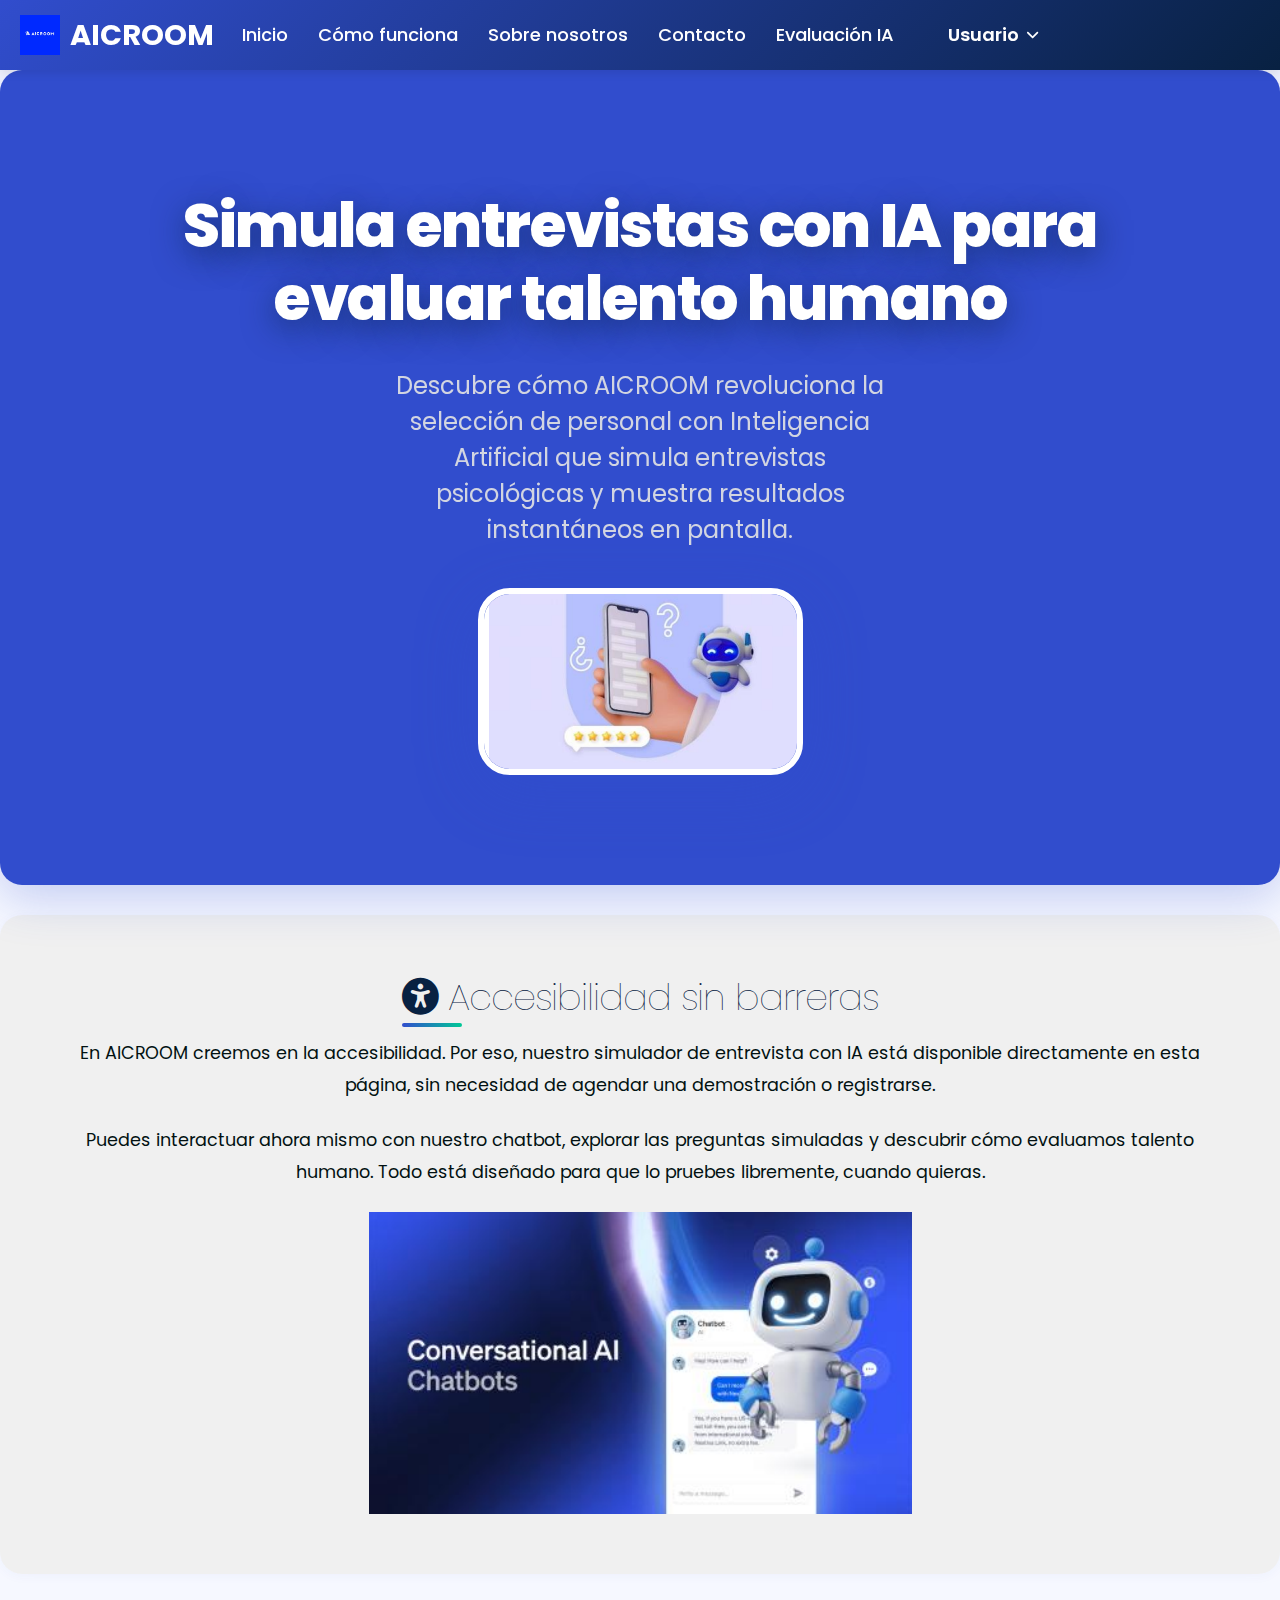
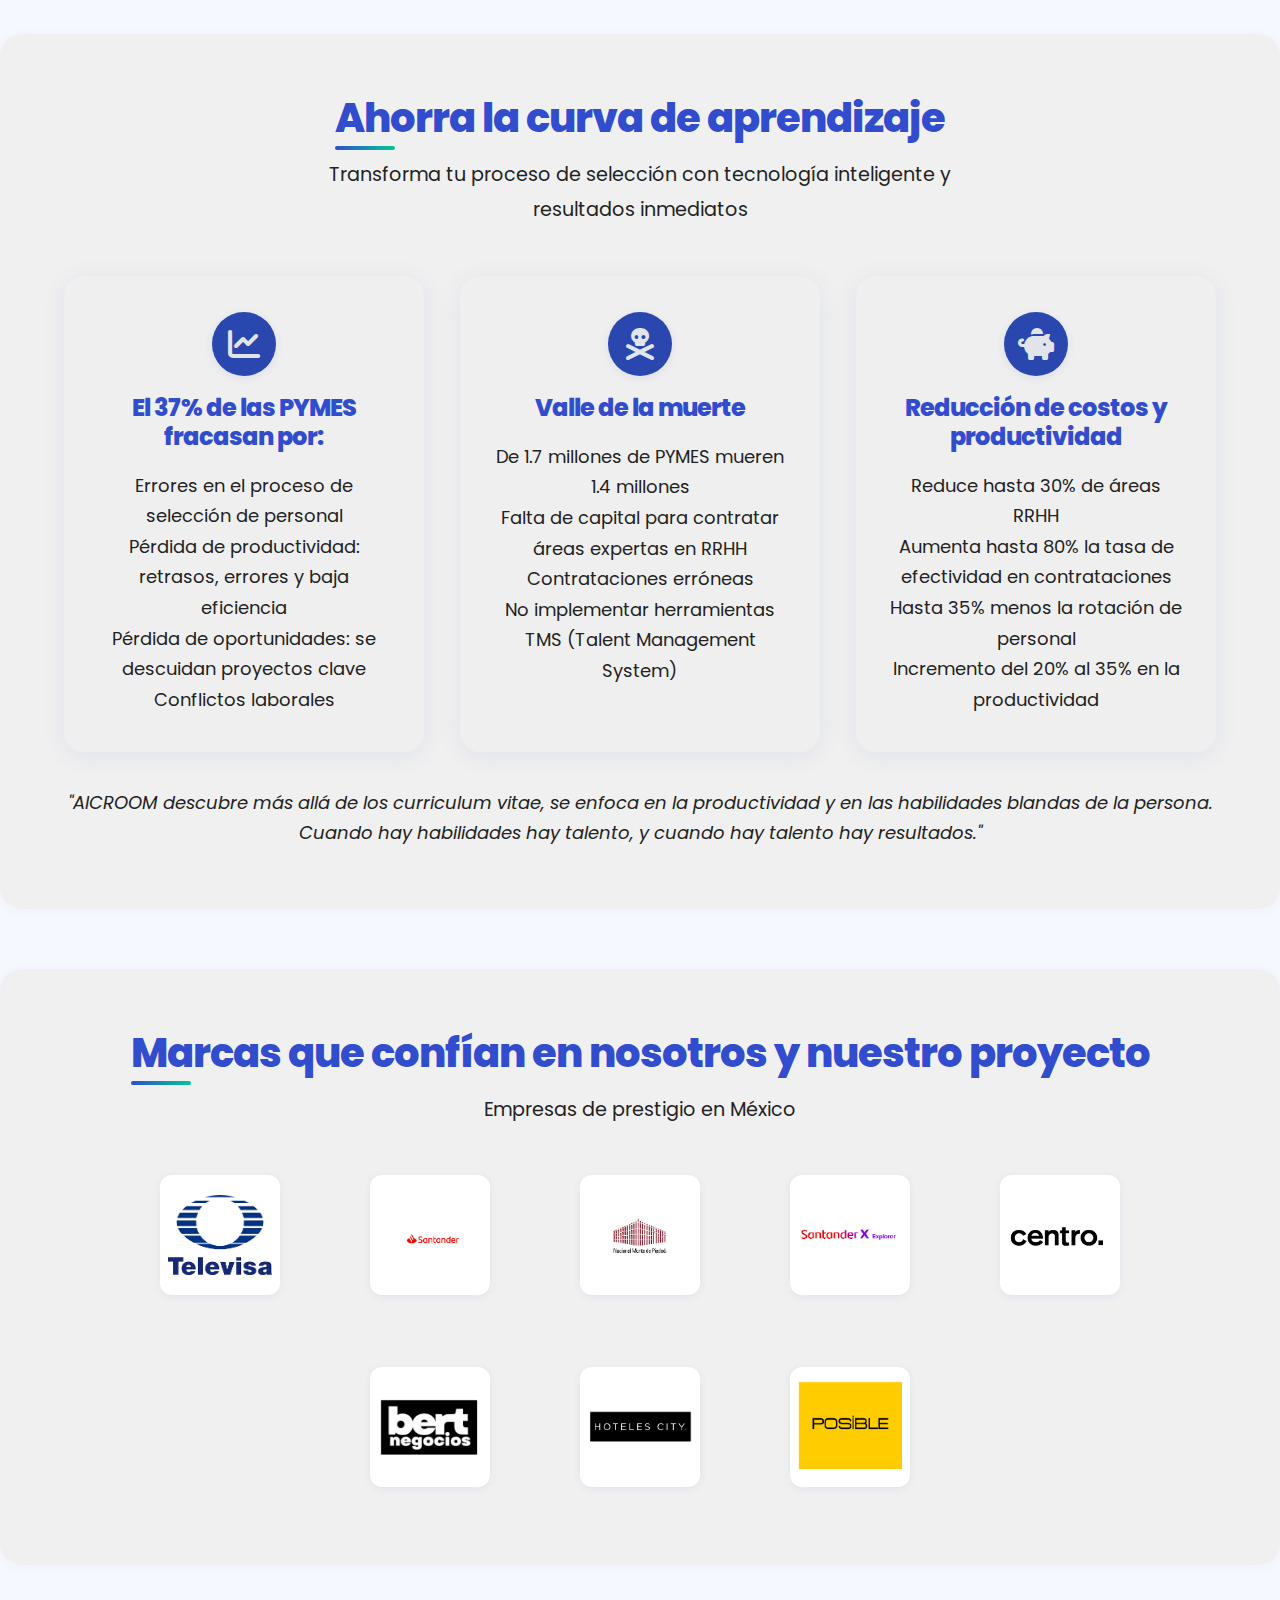
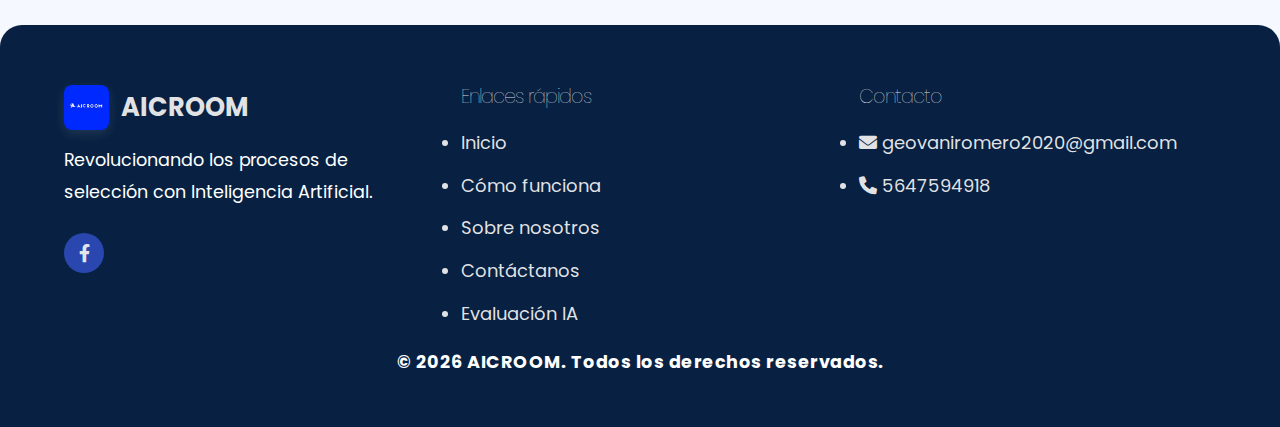
<file: index.html>
<!DOCTYPE html>
<html lang="es">
<head>
    <meta charset="UTF-8">
    <meta name="viewport" content="width=device-width, initial-scale=1.0">
    <title>Inicio - AICROOM | Inteligencia Artificial para Evaluar Talento Humano</title>
    <link rel="stylesheet" href="style.css">
    <link rel="stylesheet" href="https://cdnjs.cloudflare.com/ajax/libs/font-awesome/6.0.0-beta3/css/all.min.css">
</head>
<body>
    <header>
        <nav class="navbar">
            <div class="nav-container">
                <a href="index.html" class="logo">
                    <img src="images/logo.jpeg" alt="Logo AICROOM" style="height: 40px; margin-right: 10px;">
                    AICROOM
                </a>
                
                <!-- Menú desktop -->
                <ul class="nav-menu">
                    <li class="nav-item"><a href="index.html" class="nav-link">Inicio</a></li>
                    <li class="nav-item"><a href="como-funciona.html" class="nav-link">Cómo funciona</a></li>
                    <li class="nav-item"><a href="empresa.html" class="nav-link">Sobre nosotros</a></li>
                    <li class="nav-item"><a href="contacto.html" class="nav-link">Contacto</a></li>
                    <li class="nav-item admin-only" id="results-desktop"><a href="resultados.php" class="nav-link">Resultados</a></li>
                    <li class="nav-item"><a href="chatbot.html" class="nav-link">Evaluación IA</a></li>
                </ul>
                
                <!-- Menú usuario desktop -->
                <div class="user-menu">
                    <span class="user-name">EMA (usuario)</span>
                    <button class="logout-btn" onclick="window.location.href='logout.php'">Cerrar sesión</button>
                </div>
                
                <!-- Botón hamburguesa -->
                <div class="hamburger" id="hamburger">
                    <span></span>
                    <span></span>
                    <span></span>
                </div>
            </div>
            
            <!-- Menú móvil -->
            <div class="mobile-menu" id="mobileMenu">
                <ul class="mobile-nav-menu">
                    <li class="mobile-nav-item"><a href="index.html" class="mobile-nav-link">Inicio</a></li>
                    <li class="mobile-nav-item"><a href="como-funciona.html" class="mobile-nav-link">Cómo funciona</a></li>
                    <li class="mobile-nav-item"><a href="empresa.html" class="mobile-nav-link">Sobre nosotros</a></li>
                    <li class="mobile-nav-item"><a href="contacto.html" class="mobile-nav-link">Contacto</a></li>
                    <li class="mobile-nav-item admin-only" id="results-mobile"><a href="resultados.php" class="mobile-nav-link">Resultados</a></li>
                    <li class="mobile-nav-item"><a href="chatbot.html" class="mobile-nav-link">Evaluación IA</a></li>
                </ul>
                <div class="mobile-user-section">
                    <div class="mobile-user-name">EMA (usuario)</div>
                    <button class="mobile-logout-btn" onclick="window.location.href='logout.php'">Cerrar sesión</button>
                </div>
            </div>
            
            <!-- Overlay para cerrar menú -->
            <div class="overlay" id="overlay"></div>
        </nav>
    </header>

    <!-- Hero Section Impactante -->
    <section class="hero">
      <div class="container">
        <h1>Simula entrevistas con IA para evaluar talento humano</h1>
        <p class="hero-subtitle">Descubre cómo AICROOM revoluciona la selección de personal con Inteligencia Artificial que simula entrevistas psicológicas y muestra resultados instantáneos en pantalla.</p>
        <div class="hero-image">
          <img src="images/Captura de pantalla 2025-07-18 151428.png" alt="Simulador de AICROOM">
        </div>
      </div>
    </section>

    <!-- Sección de Accesibilidad -->
    <section class="accessibility-section">
      <div class="container accessibility-content">
        <div class="accessibility-text">
          <h2><i class="fas fa-universal-access"></i> Accesibilidad sin barreras</h2>
          <p>En AICROOM creemos en la accesibilidad. Por eso, nuestro simulador de entrevista con IA está disponible directamente en esta página, sin necesidad de agendar una demostración o registrarse.</p>
          <p>Puedes interactuar ahora mismo con nuestro chatbot, explorar las preguntas simuladas y descubrir cómo evaluamos talento humano. Todo está diseñado para que lo pruebes libremente, cuando quieras.</p>
        </div>
        <div class="accessibility-image">
            <img src="images/imagen_3.png" alt="Simulador accesible" class="img-responsive-center">
        </div>
      </div>
    </section>

    <!-- Beneficios Clave -->
    <section class="benefits-section">
      <div class="container">
        <div class="section-header">
          <h2>Ahorra la curva de aprendizaje</h2>
          <p>Transforma tu proceso de selección con tecnología inteligente y resultados inmediatos</p>
        </div>
        <div class="benefits-grid">
          <div class="benefit-card">
            <div class="benefit-icon">
              <i class="fas fa-chart-line"></i>
            </div>
            <h3>El 37% de las PYMES fracasan por:</h3>
            <ul type="none">
              <li>Errores en el proceso de selección de personal</li>
              <li>Pérdida de productividad: retrasos, errores y baja eficiencia</li>
              <li>Pérdida de oportunidades: se descuidan proyectos clave</li>
              <li>Conflictos laborales</li>
            </ul>
          </div>
          <div class="benefit-card">
            <div class="benefit-icon">
              <i class="fas fa-skull-crossbones"></i>
            </div>
            <h3>Valle de la muerte</h3>
            <ul type="none">
              <li>De 1.7 millones de PYMES mueren 1.4 millones</li>
              <li>Falta de capital para contratar áreas expertas en RRHH</li>
              <li>Contrataciones erróneas</li>
              <li>No implementar herramientas TMS (Talent Management System)</li>
            </ul>
          </div>
          <div class="benefit-card">
            <div class="benefit-icon">
              <i class="fas fa-piggy-bank"></i>
            </div>
            <h3>Reducción de costos y productividad</h3>
            <ul type="none">
              <li>Reduce hasta 30% de áreas RRHH</li>
              <li>Aumenta hasta 80% la tasa de efectividad en contrataciones</li>
              <li>Hasta 35% menos la rotación de personal</li>
              <li>Incremento del 20% al 35% en la productividad</li>
            </ul>
          </div>
        </div>
        <div style="margin-top:2em; text-align:center; font-style:italic;">
          "AICROOM descubre más allá de los curriculum vitae, se enfoca en la productividad y en las habilidades blandas de la persona. Cuando hay habilidades hay talento, y cuando hay talento hay resultados."
        </div>
      </div>
    </section>

    <!-- Cómo Funciona -->
    

    <!-- Sustituir testimonios por marcas -->
    <section class="brands-section">
      <div class="container">
        <div class="section-header">
          <h2>Marcas que confían en nosotros y nuestro proyecto</h2>
          <p>Empresas de prestigio en México</p>
        </div>
        <div class="brands-logos">
          <img src="images/Logo_televisa.png" alt="Televisa">
          <img src="images/Logo_santander.png" alt="Santander">
          <img src="images/Logo_monte_piedad.png" alt="Monte de Piedad">
          <img src="images/santanderx.png" alt="Santander X Explorer">
          <img src="images/centro.png" alt="Centro">
          <img src="images/bert_negocios.png" alt="Bert Negocios">
          <img src="images/hoteles_city.png" alt="Hoteles City">
          <img src="images/posible.png" alt="Posible">
        </div>
      </div>
    </section>

    <footer>
        <div class="footer-content">
            <div class="footer-column">
                <a href="index.html" class="logo-container">
                    <img src="images/logo.jpeg" alt="Logo AICROOM" class="logo">
                    <span class="logo-text">AICROOM</span>
                </a>
                <p id="parra-footer">Revolucionando los procesos de selección con Inteligencia Artificial.</p>
                <div class="social-icons">
                    <a href="https://www.facebook.com/share/16pNKXdseF/" target="_blank"><i class="fab fa-facebook-f"></i></a>
                </div>
            </div>
            
            <div class="footer-column">
                <h4>Enlaces rápidos</h4>
                <ul>
                    <li><a href="index.html">Inicio</a></li>
                    <li><a href="como-funciona.html">Cómo funciona</a></li>
                    <li><a href="empresa.html">Sobre nosotros</a></li>
                    <li><a href="contacto.html">Contáctanos</a></li>
                    <li><a href="chatbot.html">Evaluación IA</a></li>
                </ul>
            </div>
            
            <div class="footer-column">
                <h4>Contacto</h4>
                <ul class="contact-info">
                    <li><i class="fas fa-envelope"></i> geovaniromero2020@gmail.com</li>
                    <li><i class="fas fa-phone"></i> 5647594918</li>
                </ul>
            </div>
        </div>
        
        <div class="footer-bottom">
            <p style="font-weight:bold;">&copy; 2025 AICROOM. Todos los derechos reservados.</p>
        </div>
    </footer>

    <script src="main.js"></script>
    <script src="admin_nav.js"></script>
    <script src="nav-mobile.js"></script>
    <script src="user-menu.js"></script>
</body>
</html>
</file>
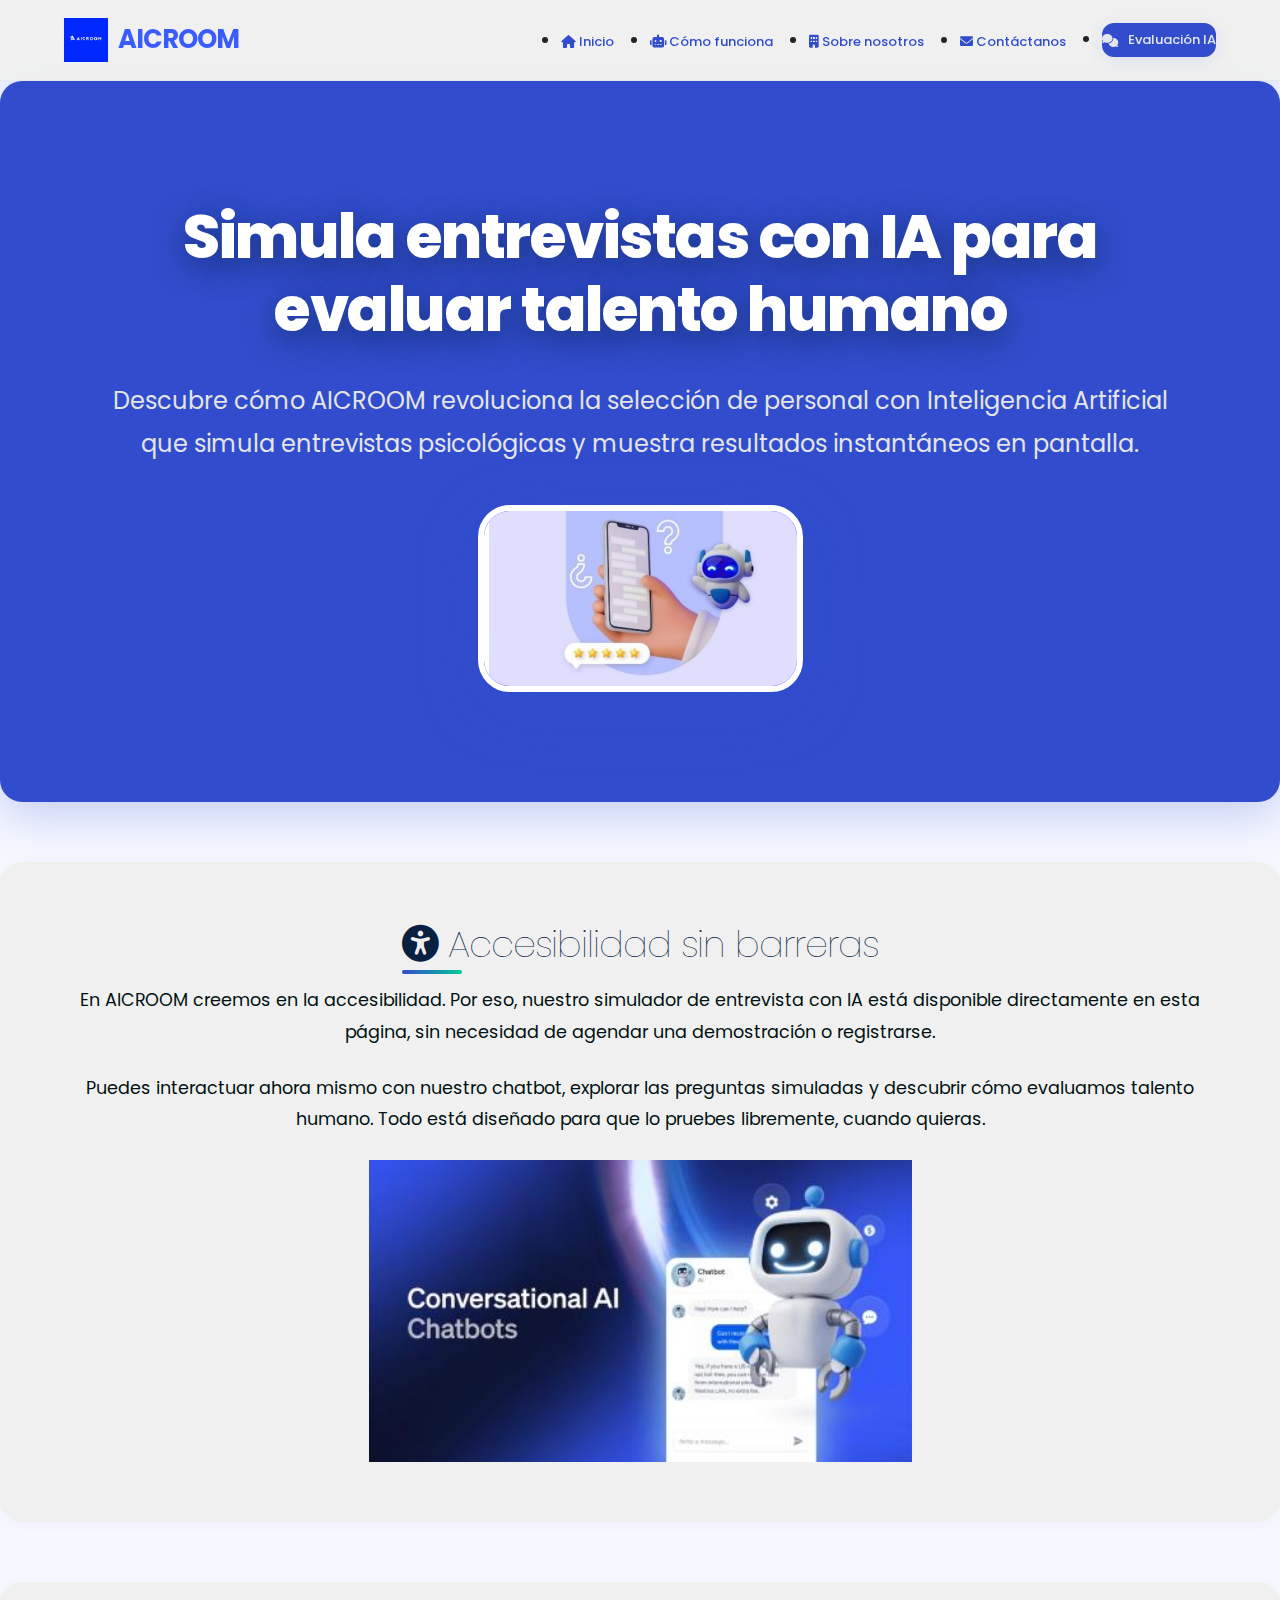
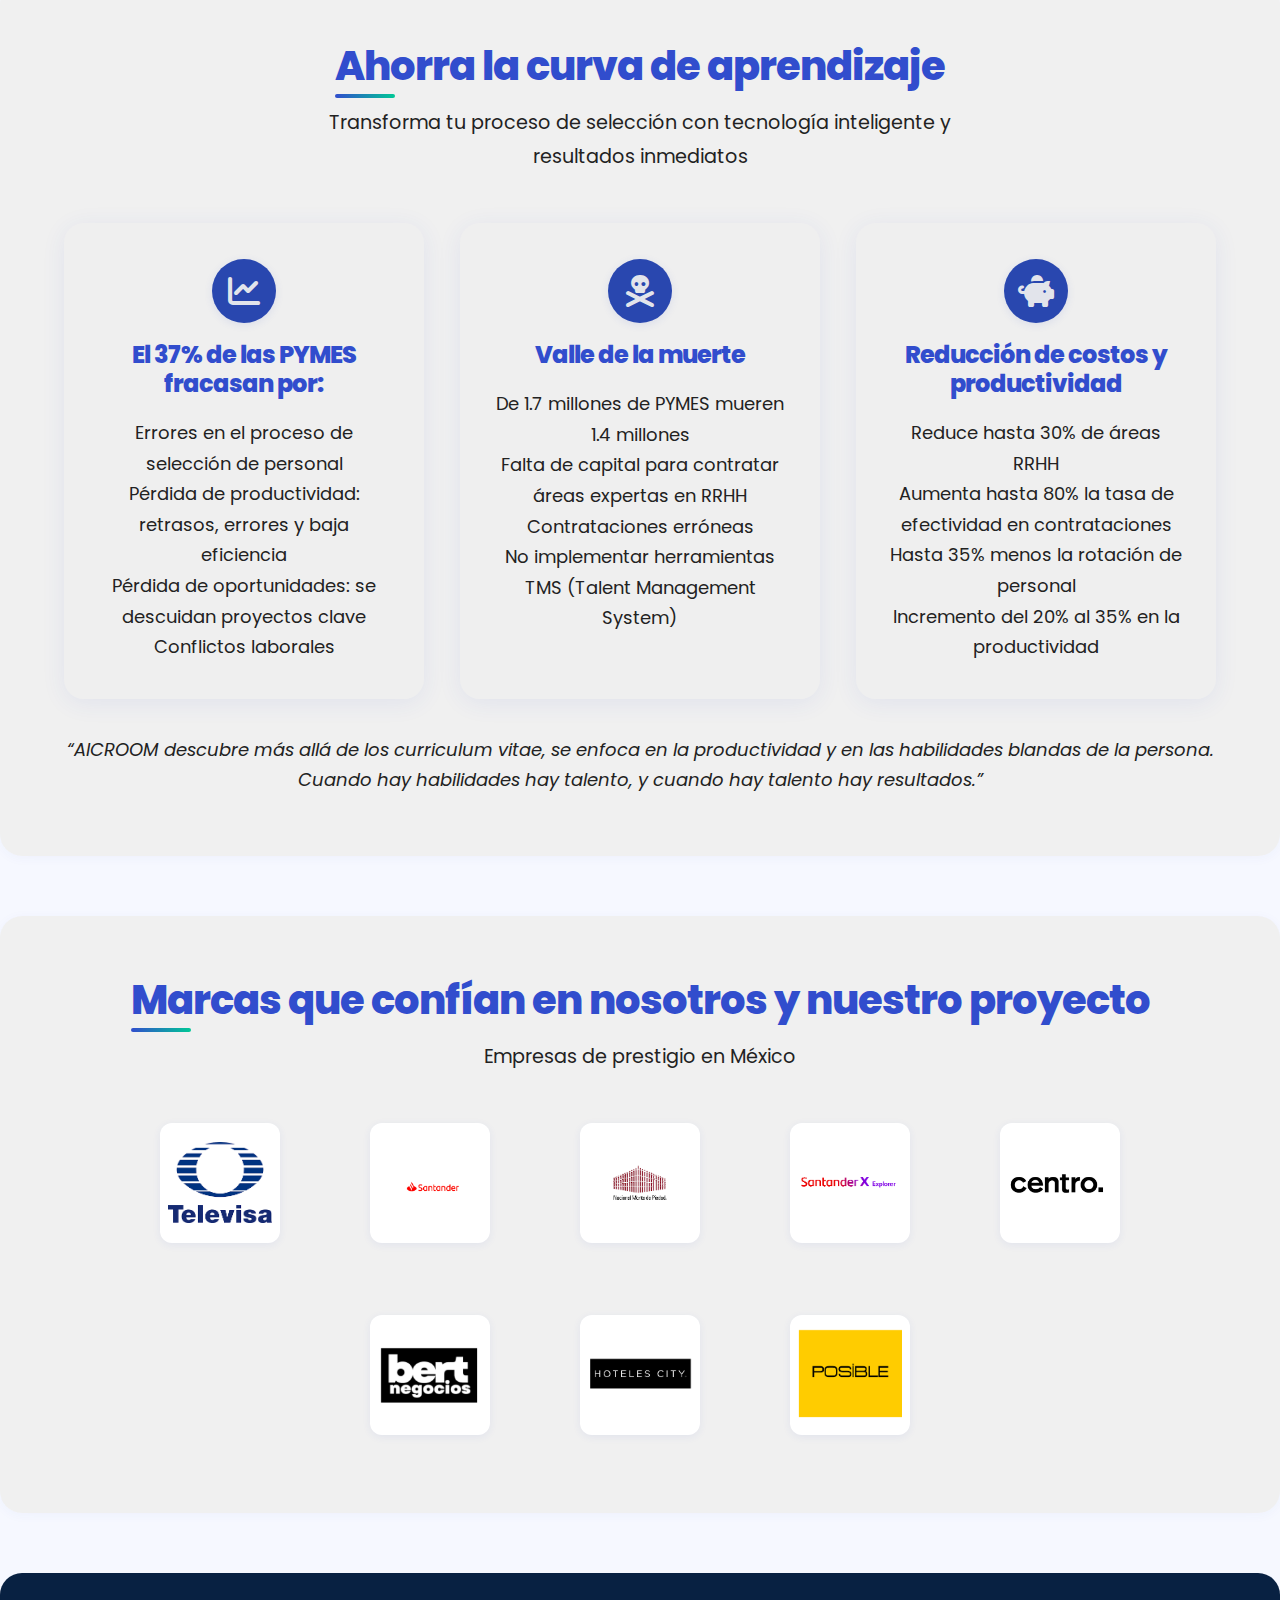
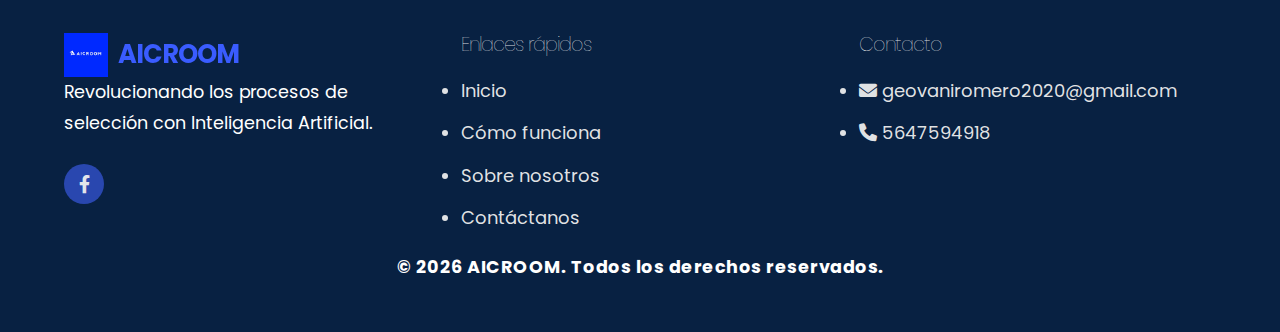
<file: AICROOM/index.html>
<!DOCTYPE html>
<html lang="es">
<head>
    <meta charset="UTF-8">
    <meta name="viewport" content="width=device-width, initial-scale=1.0">
    <title>Inicio - AICROOM | Inteligencia Artificial para Evaluar Talento Humano</title>
    <link rel="stylesheet" href="style.css">
    <link rel="stylesheet" href="https://cdnjs.cloudflare.com/ajax/libs/font-awesome/6.0.0-beta3/css/all.min.css">
</head>
<body>
    <header>
        <nav class="navbar">
            <a href="index.html" class="logo-container">
                <img src="images/logo.jpeg" alt="Logo AICROOM" class="logo">
                <span class="logo-text">AICROOM</span>
            </a>
            <ul class="nav-links">
                <li><a href="index.html" class="active"><i class="fas fa-home"></i> Inicio</a></li>
                <li><a href="como-funciona.html"><i class="fas fa-robot"></i> Cómo funciona</a></li>
                <li><a href="empresa.html"><i class="fas fa-building"></i> Sobre nosotros</a></li>
                <li><a href="contacto.html"><i class="fas fa-envelope"></i> Contáctanos</a></li>
                <li><a href="chatbot.html" class="cta-button"><i class="fas fa-comments"></i> Evaluación IA</a></li>
            </ul>
            <div class="mobile-menu-btn">
                <i class="fas fa-bars"></i>
            </div>
        </nav>
    </header>

    <!-- Hero Section Impactante -->
    <section class="hero">
      <div class="container">
        <h1>Simula entrevistas con IA para evaluar talento humano</h1>
        <p class="hero-subtitle">Descubre cómo AICROOM revoluciona la selección de personal con Inteligencia Artificial que simula entrevistas psicológicas y muestra resultados instantáneos en pantalla.</p>
        <div class="hero-image">
          <img src="images/Captura de pantalla 2025-07-18 151428.png" alt="Simulador de AICROOM">
        </div>
      </div>
    </section>

    <!-- Sección de Accesibilidad -->
    <section class="accessibility-section">
      <div class="container accessibility-content">
        <div class="accessibility-text">
          <h2><i class="fas fa-universal-access"></i> Accesibilidad sin barreras</h2>
          <p>En AICROOM creemos en la accesibilidad. Por eso, nuestro simulador de entrevista con IA está disponible directamente en esta página, sin necesidad de agendar una demostración o registrarse.</p>
          <p>Puedes interactuar ahora mismo con nuestro chatbot, explorar las preguntas simuladas y descubrir cómo evaluamos talento humano. Todo está diseñado para que lo pruebes libremente, cuando quieras.</p>
        </div>
        <div class="accessibility-image">
            <img src="images/imagen_3.png" alt="Simulador accesible" class="img-responsive-center">
        </div>
      </div>
    </section>

    <!-- Beneficios Clave -->
    <section class="benefits-section">
      <div class="container">
        <div class="section-header">
          <h2>Ahorra la curva de aprendizaje</h2>
          <p>Transforma tu proceso de selección con tecnología inteligente y resultados inmediatos</p>
        </div>
        <div class="benefits-grid">
          <div class="benefit-card">
            <div class="benefit-icon">
              <i class="fas fa-chart-line"></i>
            </div>
            <h3>El 37% de las PYMES fracasan por:</h3>
            <ul type="none">
              <li>Errores en el proceso de selección de personal</li>
              <li>Pérdida de productividad: retrasos, errores y baja eficiencia</li>
              <li>Pérdida de oportunidades: se descuidan proyectos clave</li>
              <li>Conflictos laborales</li>
            </ul>
          </div>
          <div class="benefit-card">
            <div class="benefit-icon">
              <i class="fas fa-skull-crossbones"></i>
            </div>
            <h3>Valle de la muerte</h3>
            <ul type="none">
              <li>De 1.7 millones de PYMES mueren 1.4 millones</li>
              <li>Falta de capital para contratar áreas expertas en RRHH</li>
              <li>Contrataciones erróneas</li>
              <li>No implementar herramientas TMS (Talent Management System)</li>
            </ul>
          </div>
          <div class="benefit-card">
            <div class="benefit-icon">
              <i class="fas fa-piggy-bank"></i>
            </div>
            <h3>Reducción de costos y productividad</h3>
            <ul type="none">
              <li>Reduce hasta 30% de áreas RRHH</li>
              <li>Aumenta hasta 80% la tasa de efectividad en contrataciones</li>
              <li>Hasta 35% menos la rotación de personal</li>
              <li>Incremento del 20% al 35% en la productividad</li>
            </ul>
          </div>
        </div>
        <div style="margin-top:2em; text-align:center; font-style:italic;">
          “AICROOM descubre más allá de los curriculum vitae, se enfoca en la productividad y en las habilidades blandas de la persona. Cuando hay habilidades hay talento, y cuando hay talento hay resultados.”
        </div>
      </div>
    </section>

    <!-- Cómo Funciona -->
    

    <!-- Sustituir testimonios por marcas -->
    <section class="brands-section">
      <div class="container">
        <div class="section-header">
          <h2>Marcas que confían en nosotros y nuestro proyecto</h2>
          <p>Empresas de prestigio en México</p>
        </div>
        <div class="brands-logos">
          <img src="images/Logo_televisa.png" alt="Televisa">
          <img src="images/Logo_santander.png" alt="Santander">
          <img src="images/Logo_monte_piedad.png" alt="Monte de Piedad">
          <img src="images/santanderx.png" alt="Santander X Explorer">
          <img src="images/centro.png" alt="Centro">
          <img src="images/bert_negocios.png" alt="Bert Negocios">
          <img src="images/hoteles_city.png" alt="Hoteles City">
          <img src="images/posible.png" alt="Posible">
        </div>
      </div>
    </section>

    <footer>
        <div class="footer-content">
            <div class="footer-column">
                <a href="index.html" class="logo-container">
                    <img src="images/logo.jpeg" alt="Logo AICROOM" class="logo">
                    <span class="logo-text">AICROOM</span>
                </a>
                <p id="parra-footer">Revolucionando los procesos de selección con Inteligencia Artificial.</p>
                <div class="social-icons">
                    <a href="https://www.facebook.com/share/16pNKXdseF/" target="_blank"><i class="fab fa-facebook-f"></i></a>
                </div>
            </div>
            
            <div class="footer-column">
                <h4>Enlaces rápidos</h4>
                <ul>
                    <li><a href="index.html">Inicio</a></li>
                    <li><a href="como-funciona.html">Cómo funciona</a></li>
                    <li><a href="empresa.html">Sobre nosotros</a></li>
                    <li><a href="contacto.html">Contáctanos</a></li>
                </ul>
            </div>
            
            <div class="footer-column">
                <h4>Contacto</h4>
                <ul class="contact-info">
                    <li><i class="fas fa-envelope"></i> geovaniromero2020@gmail.com</li>
                    <li><i class="fas fa-phone"></i> 5647594918</li>
                </ul>
            </div>
        </div>
        
        <div class="footer-bottom">
            <p style="font-weight:bold;">&copy; 2025 AICROOM. Todos los derechos reservados.</p>
        </div>
    </footer>

    <script src="main.js"></script>
    <script src="admin_nav.js"></script>
</body>
</html>
</file>
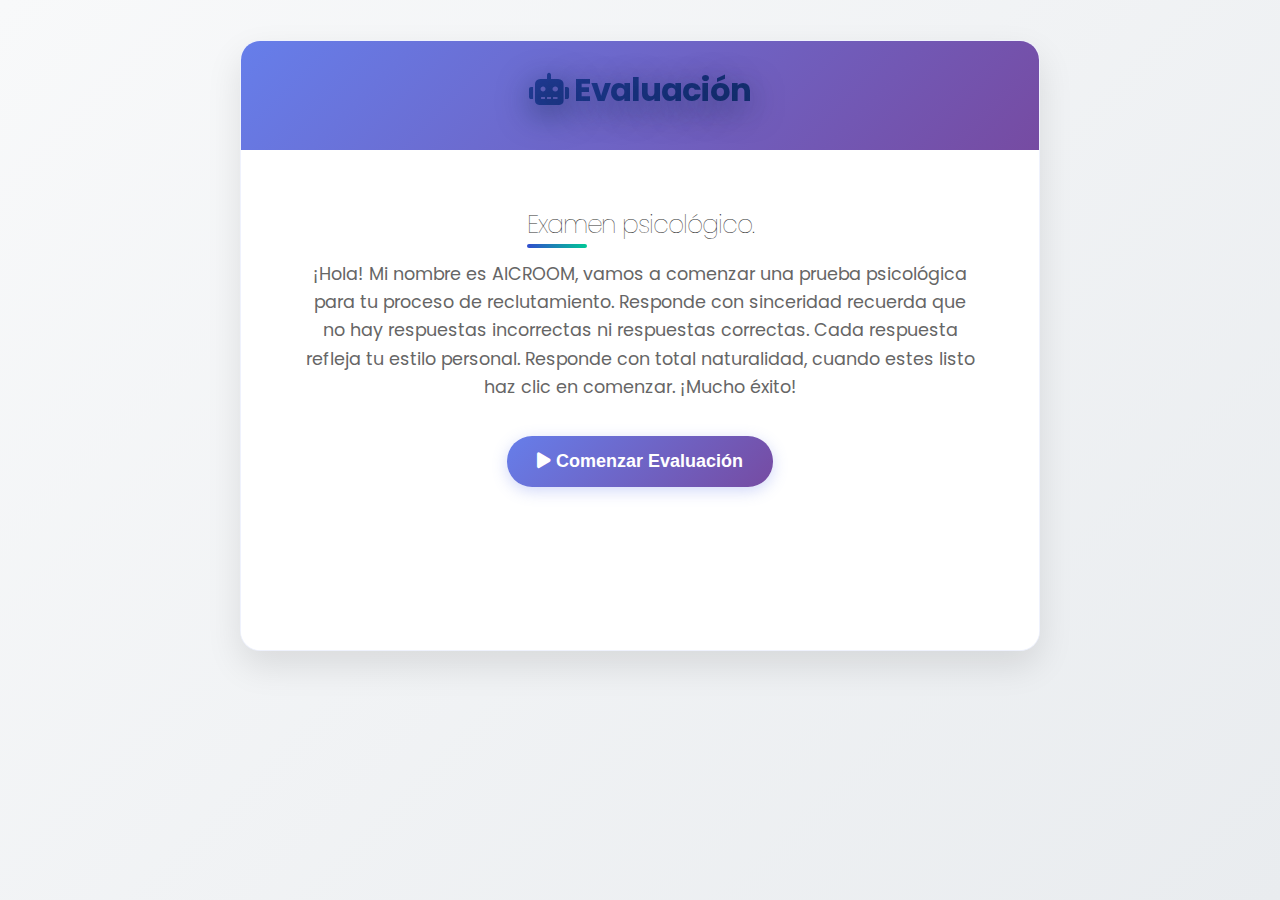
<file: chatbot.html>
<!DOCTYPE html>
<html lang="es">
<head>
    <meta charset="UTF-8">
    <meta name="viewport" content="width=device-width, initial-scale=1.0">
    <title>Evaluación de Habilidades Blandas - AICROOM</title>
    <link rel="stylesheet" href="style.css">
    <link rel="stylesheet" href="https://cdnjs.cloudflare.com/ajax/libs/font-awesome/6.0.0/css/all.min.css">
    <style>
        /* Estilos para el chatbot embebido */
        .chatbot-embedded {
            min-height: 100vh;
            background: linear-gradient(135deg, #f8f9fa 0%, #e9ecef 100%);
            padding: 40px 20px;
        }
        
        .chatbot-container {
            background: white;
            border-radius: 20px;
            box-shadow: 0 15px 35px rgba(0,0,0,0.1);
            width: 100%;
            max-width: 800px;
            margin: 0 auto;
            overflow: hidden;
            border: 1px solid rgba(102, 126, 234, 0.1);
        }
        
        .chatbot-header {
            background: linear-gradient(135deg, #667eea 0%, #764ba2 100%);
            color: white;
            padding: 30px;
            text-align: center;
            position: relative;
        }
        
        .chatbot-header h1 {
            margin: 0 0 10px 0;
            font-size: 1.8em;
            font-weight: 700;
        }
        
        .chatbot-header h1 i {
            animation: pulse 2s infinite;
        }
        
        .chatbot-header p {
            margin: 0;
            opacity: 0.9;
            font-size: 1em;
        }
        
        .chatbot-content {
            padding: 40px;
            min-height: 500px;
            background: #ffffff;
        }
        
        .welcome-section {
            text-align: center;
            padding: 20px;
        }
        
        .welcome-section h2 {
            color: #333;
            margin-bottom: 20px;
            font-size: 1.4em;
        }
        
        .welcome-section p {
            color: #666;
            margin-bottom: 15px;
            line-height: 1.6;
        }
        
        .start-button {
            background: linear-gradient(135deg, #667eea 0%, #764ba2 100%);
            color: white;
            border: none;
            padding: 15px 30px;
            border-radius: 25px;
            font-size: 1em;
            font-weight: 600;
            cursor: pointer;
            margin-top: 20px;
            transition: all 0.3s ease;
            box-shadow: 0 4px 15px rgba(102, 126, 234, 0.3);
        }
        
        .start-button:hover {
            transform: translateY(-2px);
            box-shadow: 0 6px 20px rgba(102, 126, 234, 0.4);
        }
        
        .question-section {
            display: none;
        }
        
        .question-text {
            font-size: 1.1em;
            color: #333;
            margin-bottom: 25px;
            line-height: 1.5;
            font-weight: 500;
        }
        
        .options-container {
            display: flex;
            flex-direction: column;
            gap: 12px;
        }
        
        .option-button {
            background: #f8f9fa;
            border: 2px solid #e9ecef;
            padding: 18px;
            border-radius: 10px;
            cursor: pointer;
            text-align: left;
            transition: all 0.3s ease;
            font-size: 0.95em;
            line-height: 1.4;
        }
        
        .option-button:hover {
            border-color: #667eea;
            background: #f0f4ff;
            transform: translateY(-1px);
        }
        
        .option-button.selected {
            border-color: #667eea;
            background: #667eea;
            color: white;
        }
        
        .progress-section {
            background: #f8f9fa;
            padding: 15px 20px;
            border-top: 1px solid #e9ecef;
        }
        
        .progress-bar {
            width: 100%;
            height: 6px;
            background: #e9ecef;
            border-radius: 3px;
            overflow: hidden;
            margin-bottom: 8px;
        }
        
        .progress-fill {
            height: 100%;
            background: linear-gradient(135deg, #667eea 0%, #764ba2 100%);
            width: 0%;
            transition: width 0.3s ease;
        }
        
        .progress-text {
            text-align: center;
            color: #666;
            font-size: 0.85em;
        }
        
        .completion-section {
            text-align: center;
            padding: 30px 20px;
            display: none;
        }
        
        .completion-section h2 {
            color: #28a745;
            margin-bottom: 15px;
        }
        
        .completion-section p {
            color: #666;
            margin-bottom: 12px;
            line-height: 1.5;
        }
        
        .close-button {
            background: #667eea;
            color: white;
            border: none;
            padding: 10px 20px;
            border-radius: 15px;
            cursor: pointer;
            font-size: 0.9em;
            margin-top: 15px;
            transition: all 0.3s ease;
        }
        
        .close-button:hover {
            background: #5a6fd8;
            transform: translateY(-1px);
        }
        
        .login-required {
            text-align: center;
            padding: 30px 20px;
            display: none;
        }
        
        .login-required h2 {
            color: #dc3545;
            margin-bottom: 15px;
        }
        
        .login-button {
            background: #667eea;
            color: white;
            border: none;
            padding: 10px 20px;
            border-radius: 15px;
            cursor: pointer;
            font-size: 0.9em;
            margin-top: 15px;
            text-decoration: none;
            display: inline-block;
            transition: all 0.3s ease;
        }
        
        .login-button:hover {
            background: #5a6fd8;
            transform: translateY(-1px);
        }
        
        .already-completed {
            text-align: center;
            padding: 30px 20px;
            display: none;
        }
        
        .already-completed h2 {
            color: #ffc107;
            margin-bottom: 15px;
        }
        
        @keyframes pulse {
            0%, 100% { transform: scale(1); }
            50% { transform: scale(1.05); }
        }
        
        @keyframes fadeInUp {
            from {
                opacity: 0;
                transform: translateY(20px);
            }
            to {
                opacity: 1;
                transform: translateY(0);
            }
        }
        
        .welcome-section, .question-section, .completion-section {
            animation: fadeInUp 0.5s ease;
        }
        
        @media (max-width: 768px) {
            .chatbot-embedded {
                padding: 20px 10px;
            }
            
            .chatbot-content {
                padding: 25px;
            }
            
            .chatbot-header {
                padding: 25px 20px;
            }
            
            .chatbot-header h1 {
                font-size: 1.5em;
            }
        }
    </style>
</head>
<body>
    <div class="chatbot-embedded">
        <div class="chatbot-container">
            <div class="chatbot-header">
                <h1><i class="fas fa-robot"></i> Evaluación</h1>
            </div>
            
            <div class="chatbot-content">
                <!-- Sección de bienvenida -->
                <div class="welcome-section" id="welcomeSection">
                    <h2>Examen psicológico.</h2>
                    <p>¡Hola! Mi nombre es AICROOM, vamos a comenzar una prueba psicológica para tu
                        proceso de reclutamiento. Responde con sinceridad recuerda que no hay respuestas
                        incorrectas ni respuestas correctas.
                        Cada respuesta refleja tu estilo personal.
                        Responde con total naturalidad, cuando estes listo haz clic en comenzar. ¡Mucho
                        éxito!
                    </p>
                    <button class="start-button" onclick="chatbotPage.startTest()">
                        <i class="fas fa-play"></i> Comenzar Evaluación
                    </button>
                </div>
                
                <!-- Sección de pregunta -->
                <div class="question-section" id="questionSection">
                    <div class="timer" id="timer" style="font-weight:bold;color:#667eea;margin-bottom:10px;"></div>
                    <div class="question-text" id="questionText"></div>
                    <div class="options-container" id="optionsContainer"></div>
                </div>
                
                <!-- Sección de completado -->
                <div class="completion-section" id="completionSection">
                    <h2>✅ ¡Gracias por completar la prueba!</h2>
                    <p>Tus respuestas han sido registradas exitosamente.</p>
                    <p>Nuestro equipo las revisará y las tendrá en cuenta para los procesos correspondientes.</p>
                    <p>🔒 Recuerda que toda la información proporcionada será tratada con confidencialidad.</p>
                    <p>¡Te deseamos muchos éxitos! 🌟</p>
                    <button class="close-button" onclick="chatbotPage.closePage()">
                        <i class="fas fa-home"></i> Volver al Inicio
                    </button>
                </div>
                
                <!-- Sección de login requerido -->
                <div class="login-required" id="loginRequired">
                    <h2>🔐 Acceso Requerido</h2>
                    <p>Para realizar la evaluación de habilidades blandas, necesitas iniciar sesión.</p>
                    <a href="login.html" class="login-button">
                        <i class="fas fa-sign-in-alt"></i> Iniciar Sesión
                    </a>
                </div>
                
                <!-- Sección de ya completado -->
                <div class="already-completed" id="alreadyCompleted">
                    <h2>📝 Evaluación Completada</h2>
                    <p><strong>Ya has completado la evaluación de habilidades blandas.</strong></p>
                    <p>Por política de la empresa, solo se permite un intento por usuario para garantizar la objetividad de los resultados.</p>
                    <p>Tu evaluación ha sido registrada y será revisada por nuestro equipo.</p>
                    <p>Gracias por tu participación.</p>
                    <button class="close-button" onclick="chatbotPage.closePage()">
                        <i class="fas fa-home"></i> Volver al Inicio
                    </button>
                </div>
            </div>
            
            <!-- Barra de progreso -->
            <div class="progress-section" id="progressSection" style="display: none;">
                <div class="progress-bar">
                    <div class="progress-fill" id="progressFill"></div>
                </div>
                <div class="progress-text" id="progressText">0/20</div>
            </div>
        </div>
    </div>

    <!-- Chatbot embebido - JavaScript integrado -->
    <script>
        // Adaptación del chatbot para la página embebida
        class ChatbotPage {
            constructor() {
                this.currentQuestion = 0;
                this.answers = [];
                this.totalScore = 0;
                this.isCompleted = false;
                this.userId = null;
                
                // Definir las preguntas directamente aquí
                this.allQuestions = [
                    {
                        question: "Te asignan una tarea que parece poco útil para el resultado final del proyecto, ¿cómo actúas?",
                        options: [
                            { text: "Me enfoco en cumplirla con eficiencia, aunque no esté convencido de su aporte.", score: 3 },
                            { text: "Planteo que podría dedicarse a algo más relevante y espero una nueva asignación.", score: 1 },
                            { text: "La realizo sin mayor esfuerzo, ya que no parece tener impacto importante.", score: 2 }
                        ]
                    },
                    {
                        question: "Recibes retroalimentación negativa sobre un trabajo que pensabas haber hecho bien.¿Qué haces?",
                        options: [
                            { text: "Me siento frustrado, aunque acepto la critica para evitar problemas.", score: 1 },
                            { text: "Escucho la crítica, pero cuestiono si realmente era necesaria.", score: 2 },
                            { text: "Analizo la retroalimentación con apertura, reviso mi trabajo y tomo nota para mejorar en futuras ocasiones.", score: 3 }
                        ]
                    },
                    {
                        question: "Tienes múltiples tareas urgentes para hoy, pero también una reunión clave para mañana que requiere preparación.¿Qué haces?",
                        options: [
                            { text: "Me enfoco solo en lo urgente hoy y preparo la reunión mañana temprano.", score: 1 },
                            { text: "Reorganizo mi dia para avanzar algo en la preparación mientras atiendo lo urgente.", score: 3 },
                            { text: "Delego una de las tareas urgentes para tener tiempo para la reunión.", score: 2 }
                        ]
                    },
                    {
                        question: "Estás comenzando un nuevo proyecto de varias fases. ¿Cómo organizar tu trabajo?",
                        options: [
                            { text: "Ingreso todo a mi agenda y reservo bloques especifícos para cada fase.", score: 2 },
                            { text: "Lo empiezo sin un esquema claro y ajusto conforme surgen imprevistos.", score: 1 },
                            { text: "Divido el proyecto en etapas, defino entregables por fase y reviso el avance semanalmente.", score: 3 }
                        ]
                    },
                    {
                        question: "Durante la ejecución de una tarea grupal, tienes una idea que podria mejorar el proceso, pero el grupo ya acordó un metodo distinto. ¿Quéhaces?",
                        options: [
                            { text: "Guardo la idea para otra ocasión y sigo el plan acordado sin más.", score: 1 },
                            { text: "Presento mi idea como complemento y propongo integrarla sin modificar el metodo original.", score: 3 },
                            { text: "Sugiero replantear el enfoque completo para aplicar mi idea desde el inicio.", score: 2 }
                        ]
                    },
                    {
                        question: "Tu equipo decide un enfoque que no compartes, pero la mayoria esta de acuerdo. ¿Qué haces?",
                        options: [
                            { text: "Lo acepto, aunque internamente sigo en desacuerdo.", score: 2 },
                            { text: "Expreso mi punto de vista con argumentos, pero respeto la desición final del equipo.", score: 3 },
                            { text: "Insisto en mi postura y propongo cambiar el rumbo durante la ejecución.", score: 1 }
                        ]
                    },
                    {
                        question: "Te integras a un equipo con una cultura radicalmente distinta a la tuya: formas de comunicar, trabajar y decidir. ¿Cómo actúas?",
                        options: [
                            { text: "Observo, escucho y adapto mi estilo sin perder mi esencia profecional.", score: 3 },
                            { text: "Intento imponer mi forma de trabajar porque creo que es más eficiente.", score: 2 },
                            { text: "Me mantengo al margen y cumplo sin involucrarme demasiado.", score: 1 }
                        ]
                    },
                    {
                        question: "Durante una presentación, te cambia el orden del programa y ahora tienes que improvisar antes de lo previsto. ¿Quéhaces?",
                        options: [
                            { text: "Mantengo la calma y adapto mis ideas al momento, confiando en mi preparacion previa.", score: 3 },
                            { text: "Me disculpo y trato de que alguien más tome el turno mientras me organizo.", score: 2 },
                            { text: "Me bloqueo, dejo notar mi incomodidad y sigo el guion como si nada huebiera pasado.", score: 1 }
                        ]
                    },
                    {
                        question: "Tu {íder te asigna una actividad que no te corresponde, pero asegura que necesita apoyo urgente. ¿Cómo reaccionas?",
                        options: [
                            { text: "La realizo sin preguntar, aunque afecte mis propios pendientes.", score: 2 },
                            { text: "Explico mis tareas actuales y propongo alternativas para ayudar sin descuidar mis compromisos.", score: 3 },
                            { text: "La rechazo porque no forma parte de mis responsabilidades formales.", score: 1 }
                        ]
                    },
                    {
                        question: "El resultado de tu trabajo afectará directamente la entrega de un proyecto conjunto, pero tienes poco tiempo para completarlo. ¿Cómo procedes?",
                        options: [
                            { text: "Lo hago rápido para entregar algo funcional, aunque sé que podría ser mejor.", score: 2 },
                            { text: "Informo que necesito más teimpo y solicito apoyo para asegurar la calidad.", score: 3 },
                            { text: "Entego lo que tengo sin avisar, esperando que pase desapercibido.", score: 1 }
                        ]
                    },
                    {
                        question: "Durante una reunión, dos compañeros discuten acaloradamente por diferencias en el enfoque del proyecto. Tú estás presente y el ambiente se tensa. ¿Qué haces?",
                        options: [
                            { text: "Me mantengo al margen para no involucrarme en el conflicto.", score: 1 },
                            { text: "Intervengo con calma, propongo que se escuchen mutuamente y sugiero retomar el enfoque comun.", score: 3 },
                            { text: "Cambio de tema para evitar que el conflicto escale.", score: 2 }
                        ]
                    },
                    {
                        question: "Un compañero te acusa de no cumplir con una parte del trabajo, aunque tú sabes que sí lo hiciste. ¿Cómo respondes?",
                        options: [
                            { text: "Le explico mi parte con evidencia, pero evito confrontarlo directamente.", score: 2 },
                            { text: "Le respondo con firmeza y dejo claro que esta equivocado.", score: 1 },
                            { text: "Escucho su punto, presento mi evidencia con respeto y propongo revisar juntos el proceso para aclararlo.", score: 3 }
                        ]
                    },
                    {
                        question: "Tu líder está ausente y surge un problema urgente que afecta al equipo. ¿Cómo reaccionas?",
                        options: [
                            { text: "Asumo el liderazgo temporal, organizo al equipo y tomo desiciones informadas.", score: 3 },
                            { text: "Intento mantener la calma y espero instrucciones por correo o mensaje.", score: 2 },
                            { text: "Me limito a mi tarea individual y dejo que otro se encargue.", score: 1 }
                        ]
                    },
                    {
                        question: "En una junta, se abre espacio para sugerencias sobre cómo mejorar el clima laboral. ¿Qué haces?",
                        options: [
                            { text: "Escucho las ideas de los demás y apoyo las que me parezcan adecuadas.", score: 2 },
                            { text: "Comparto una propuesta concreta que ya había pensado previamente.", score: 3 },
                            { text: "Prefiero no opinar para evitar conflictos o parecer demasiado crítico.", score: 1 }
                        ]
                    },
                    {
                        question: "Tu equipo está desmotivado por una serie de fracasos recientes. Como responsable del grupo, ¿cómo actúas?",
                        options: [
                            { text: "Reconozco los errores, propongo un nuevo enfoque y motivo al equipo para seguir adelante.", score: 3 },
                            { text: "Espero a que el equipo recupere el ánimo por sí mismo, evitando intervenir demasiado.", score: 1 },
                            { text: "Refuerzo las reglas y exijo más compromiso para evitar más fracasos.", score: 2 }
                        ]
                    },
                    {
                        question: "Tu equipo propone una idea que tú consideras arriegada, pero están motivados y convencidos. ¿Qué haces?",
                        options: [
                            { text: "Escucho sus argumentos, evalúo riesgos con ellos y si hay viabilidad, los respaldo.", score: 3 },
                            { text: "Les explico por qué no es viable y les pido que propongan otra opción.", score: 2 },
                            { text: "Rechazo la idea directamente para evitar consecuencias negativas.", score: 1 }
                        ]
                    },
                    {
                        question: "Durante tu jornada, surgen interrupciones constantes (mensajes, llamadas, reuniones). ¿Cómo mantienes tu productividad?",
                        options: [
                            { text: "Me adapto a las interrupciones y trabajo en lo que puedo entre ellas.", score: 2 },
                            { text: "Establezco bloques de tiempo sin interrupciones, comunico límites y me enfoco en lo prioritario.", score: 3 },
                            { text: "Atiendo todo llo que llega en el momento, aunque eso retrase mis tareas principales.", score: 1 }
                        ]
                    },
                    {
                        question: "Tienes tres tareas urgentes, pero solo tiempo para una. Todas tienen impactodirecto en tus resultados. ¿Cuál eliges?",
                        options: [
                            { text: "La que depende de otros para avanzar, así no se convierte en cuello de botella.", score: 3 },
                            { text: "La que puedes terminar mas rápido, para liberar espacio mental.", score: 2 },
                            { text: "La que te resulta más cómoda, para evitar estrés innecesario.", score: 1 }
                        ]
                    },
                    {
                        question: "Te asignan una tarea que nunca has hecho antes, sin instrucciones claras. ¿Cómo reaccionas?",
                        options: [
                            { text: "Investigo, experimento y propongo una forma propia de abordarla.", score: 3 },
                            { text: "Pido ayuda inmediatamente para que me digan exactamente qué hacer.", score: 1 },
                            { text: "Espero a que alguien más tome la iniciativa y luego sigo su ejemplo.", score: 2 }
                        ]
                    },
                    {
                        question: "Tu equipo está estancado en una lluvia de ideas para una campaña. ¿Qué haces?",
                        options: [
                            { text: "Sugiero cambiar de ambiente o dinámica para estimular nuevas ideas.", score: 3 },
                            { text: "Espero a que alguien proponga algo interesante y luego aporto sobre esa base.", score: 2 },
                            { text: "Propongo usar una idea que ya funcionó en el pasado.", score: 1 }
                        ]
                    }
                ];
                // Seleccionar 10 preguntas aleatorias para esta sesión
                this.questions = this.shuffleArray([...this.allQuestions]).slice(0, 10);
                
                this.init();
            }
            
            async init() {
                await this.checkUserStatus();
                this.showWelcomeSection();
            }
            
            async checkUserStatus() {
                try {
                    const response = await fetch('get_user_status.php');
                    const data = await response.json();
                    
                    if (data.logged_in) {
                        this.userId = data.user_id;
                        this.userEmail = data.user_email;
                        this.userName = data.user_name;
                        
                        // Verificar si ya completó el test
                        const testResponse = await fetch('check_test_completion.php');
                        const testData = await testResponse.json();
                        
                        if (testData.completed) {
                            this.showAlreadyCompleted();
                        }
                    } else {
                        this.showLoginRequired();
                    }
                } catch (error) {
                    console.error('Error verificando estado del usuario:', error);
                    this.showLoginRequired();
                }
            }
            
            showWelcomeSection() {
                this.hideAllSections();
                document.getElementById('welcomeSection').style.display = 'block';
                document.getElementById('progressSection').style.display = 'none';
            }
            
            showLoginRequired() {
                this.hideAllSections();
                document.getElementById('loginRequired').style.display = 'block';
            }
            
            showAlreadyCompleted() {
                this.hideAllSections();
                document.getElementById('alreadyCompleted').style.display = 'block';
            }
            
            hideAllSections() {
                document.getElementById('welcomeSection').style.display = 'none';
                document.getElementById('questionSection').style.display = 'none';
                document.getElementById('completionSection').style.display = 'none';
                document.getElementById('loginRequired').style.display = 'none';
                document.getElementById('alreadyCompleted').style.display = 'none';
            }
            
            startTest() {
                this.hideAllSections();
                document.getElementById('questionSection').style.display = 'block';
                document.getElementById('progressSection').style.display = 'block';
                this.showQuestion();
            }
            
            showQuestion() {
                if (this.currentQuestion >= this.questions.length) {
                    this.completeTest();
                    return;
                }
                // Limpiar cualquier temporizador anterior
                if (this.timerInterval) clearInterval(this.timerInterval);
                this.timeLeft = 20;
                document.getElementById('timer').textContent = `⏰ Tiempo restante: ${this.timeLeft}s`;
                this.timerInterval = setInterval(() => {
                    this.timeLeft--;
                    document.getElementById('timer').textContent = `⏰ Tiempo restante: ${this.timeLeft}s`;
                    if (this.timeLeft <= 0) {
                        clearInterval(this.timerInterval);
                        this.selectOption({text: 'Sin respuesta', score: 0, timeout: true});
                    }
                }, 1000);
                
                const question = this.questions[this.currentQuestion];
                document.getElementById('questionText').textContent = question.question;
                
                // Randomizar las opciones
                const shuffledOptions = this.shuffleArray([...question.options]);
                
                const optionsContainer = document.getElementById('optionsContainer');
                optionsContainer.innerHTML = '';
                
                shuffledOptions.forEach((option, index) => {
                    const button = document.createElement('button');
                    button.className = 'option-button';
                    button.textContent = option.text;
                    button.onclick = () => this.selectOption(option);
                    optionsContainer.appendChild(button);
                });
                
                // Actualizar progreso
                this.updateProgress();
            }
            
            shuffleArray(array) {
                for (let i = array.length - 1; i > 0; i--) {
                    const j = Math.floor(Math.random() * (i + 1));
                    [array[i], array[j]] = [array[j], array[i]];
                }
                return array;
            }
            
            selectOption(option) {
                if (this.timerInterval) clearInterval(this.timerInterval);
                // Guardar respuesta
                this.answers.push({
                    question: this.questions[this.currentQuestion].question,
                    answer: option.text,
                    score: option.score
                });
                
                this.totalScore += option.score;
                this.currentQuestion++;
                
                // Mostrar siguiente pregunta
                setTimeout(() => {
                    this.showQuestion();
                }, 300);
            }
            
            updateProgress() {
                const progress = (this.currentQuestion / this.questions.length) * 100;
                document.getElementById('progressFill').style.width = progress + '%';
                document.getElementById('progressText').textContent = `${this.currentQuestion}/${this.questions.length}`;
            }
            
            async completeTest() {
                this.isCompleted = true;
                
                // Determinar resultado final
                let resultFinal;
                if (this.totalScore <= 12) {
                    resultFinal = "Nivel bajo";
                } else if (this.totalScore <= 21) {
                    resultFinal = "Nivel medio";
                } else {
                    resultFinal = "Nivel alto";
                }
                
                // Guardar en base de datos
                try {
                    const response = await fetch('save_test_results.php', {
                        method: 'POST',
                        headers: {
                            'Content-Type': 'application/json',
                        },
                        body: JSON.stringify({
                            userId: this.userId,
                            answers: this.answers,
                            totalScore: this.totalScore,
                            resultFinal: resultFinal
                        })
                    });
                    
                    const data = await response.json();
                    
                    if (data.success) {
                        this.showCompletionSection();
                    } else {
                        // Mostrar mensaje de error en pantalla
                        const errorDiv = document.createElement('div');
                        errorDiv.className = 'error-message';
                        errorDiv.style.backgroundColor = '#f8d7da';
                        errorDiv.style.color = '#721c24';
                        errorDiv.style.padding = '1rem';
                        errorDiv.style.borderRadius = '8px';
                        errorDiv.style.margin = '1rem 0';
                        errorDiv.style.border = '1px solid #f5c6cb';
                        errorDiv.textContent = data.message || 'Error guardando resultados.';
                        document.getElementById('completionSection').prepend(errorDiv);
                        this.showCompletionSection();
                    }
                } catch (error) {
                    console.error('Error guardando resultados:', error);
                    this.showCompletionSection(); // Mostrar mensaje de todos modos
                }
            }
            
            showCompletionSection() {
                this.hideAllSections();
                document.getElementById('completionSection').style.display = 'block';
                document.getElementById('progressSection').style.display = 'none';
            }
            
            closePage() {
                // Redirigir al inicio en lugar de cerrar la ventana
                window.location.href = 'index.html';
            }
        }
        
        // Inicializar la página del chatbot
        let chatbotPage;
        if (document.readyState === 'loading') {
            document.addEventListener('DOMContentLoaded', () => {
                chatbotPage = new ChatbotPage();
            });
        } else {
            chatbotPage = new ChatbotPage();
        }
    </script>
</body>
</html>
</file>
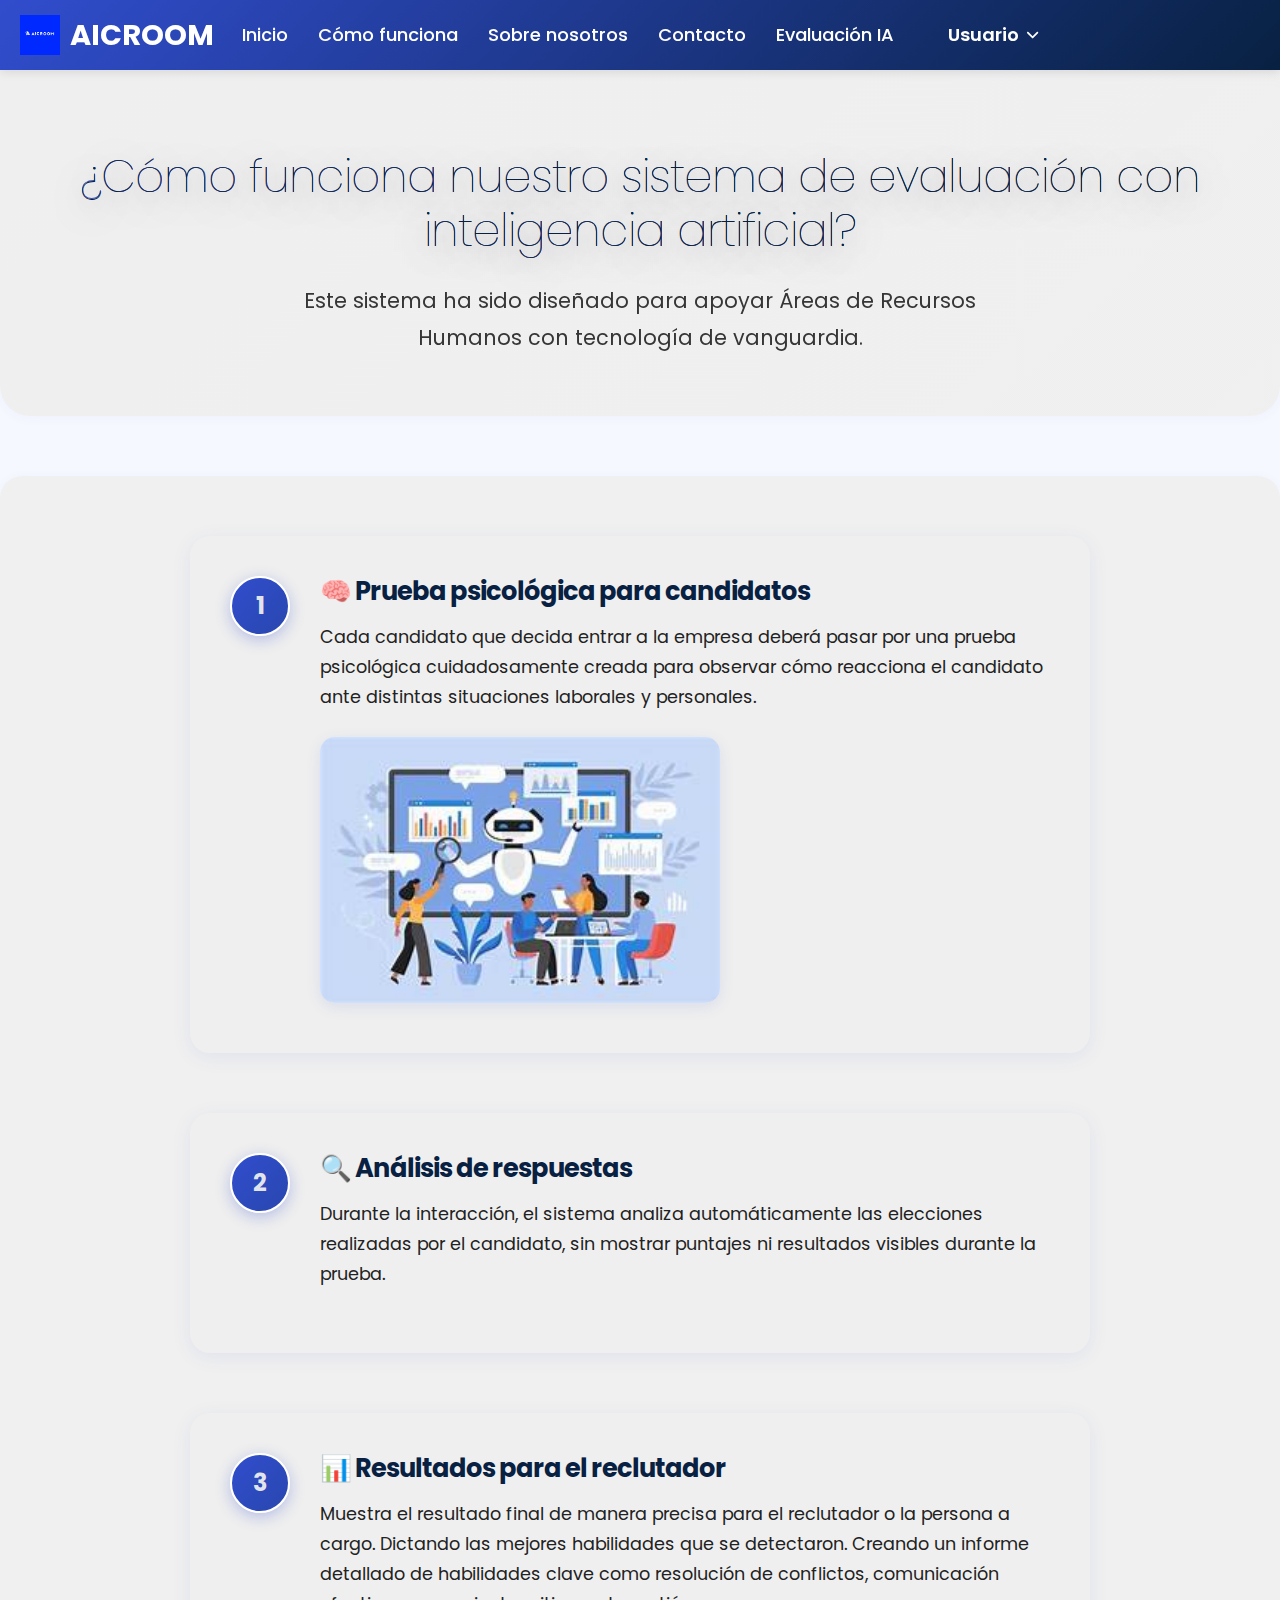
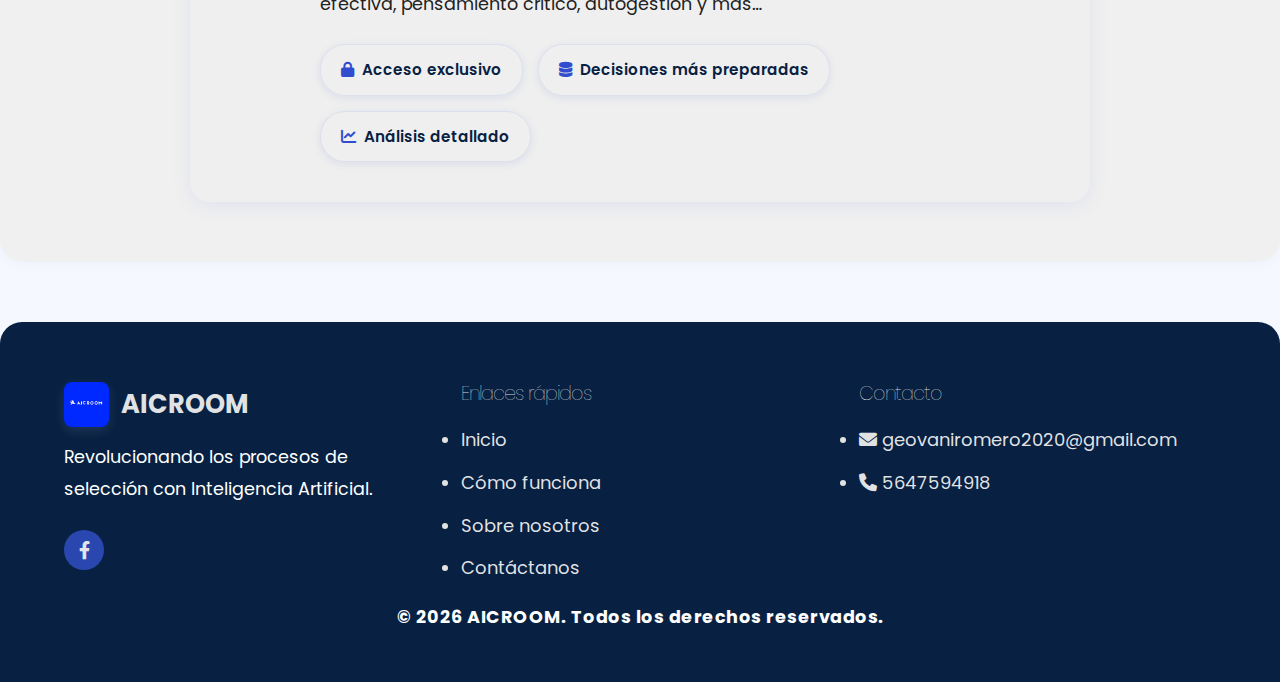
<file: como-funciona.html>
<!DOCTYPE html>
<html lang="es">
<head>
  <meta charset="UTF-8" />
  <meta name="viewport" content="width=device-width, initial-scale=1.0"/>
  <title>Cómo funciona - AICROOM</title>
  <link rel="stylesheet" href="style.css"/>
  <link rel="stylesheet" href="https://cdnjs.cloudflare.com/ajax/libs/font-awesome/6.0.0-beta3/css/all.min.css"/>
</head>
<body>

  <header>
    <nav class="navbar">
      <div class="nav-container">
        <a href="index.html" class="logo">
          <img src="images/logo.jpeg" alt="Logo AICROOM" style="height: 40px; margin-right: 10px;">
          AICROOM
        </a>
        
        <!-- Menú desktop -->
        <ul class="nav-menu">
          <li class="nav-item"><a href="index.html" class="nav-link">Inicio</a></li>
          <li class="nav-item"><a href="como-funciona.html" class="nav-link active">Cómo funciona</a></li>
          <li class="nav-item"><a href="empresa.html" class="nav-link">Sobre nosotros</a></li>
          <li class="nav-item"><a href="contacto.html" class="nav-link">Contacto</a></li>
          <li class="nav-item admin-only" id="results-desktop"><a href="resultados.php" class="nav-link">Resultados</a></li>
          <li class="nav-item"><a href="chatbot.html" class="nav-link">Evaluación IA</a></li>
        </ul>
        
        <!-- Menú usuario desktop -->
        <div class="user-menu">
          <span class="user-name">EMA (usuario)</span>
          <button class="logout-btn" onclick="window.location.href='logout.php'">Cerrar sesión</button>
        </div>
        
        <!-- Botón hamburguesa -->
        <div class="hamburger" id="hamburger">
          <span></span>
          <span></span>
          <span></span>
        </div>
      </div>
      
      <!-- Menú móvil -->
      <div class="mobile-menu" id="mobileMenu">
        <ul class="mobile-nav-menu">
          <li class="mobile-nav-item"><a href="index.html" class="mobile-nav-link">Inicio</a></li>
          <li class="mobile-nav-item"><a href="como-funciona.html" class="mobile-nav-link active">Cómo funciona</a></li>
          <li class="mobile-nav-item"><a href="empresa.html" class="mobile-nav-link">Sobre nosotros</a></li>
          <li class="mobile-nav-item"><a href="contacto.html" class="mobile-nav-link">Contacto</a></li>
          <li class="mobile-nav-item admin-only" id="results-mobile"><a href="resultados.php" class="mobile-nav-link">Resultados</a></li>
          <li class="mobile-nav-item"><a href="chatbot.html" class="mobile-nav-link">Evaluación IA</a></li>
        </ul>
        <div class="mobile-user-section">
          <div class="mobile-user-name">EMA (usuario)</div>
          <button class="mobile-logout-btn" onclick="window.location.href='logout.php'">Cerrar sesión</button>
        </div>
      </div>
      
      <!-- Overlay para cerrar menú -->
      <div class="overlay" id="overlay"></div>
    </nav>
  </header>

  <section class="page-header">
    <h1>¿Cómo funciona nuestro sistema de evaluación con inteligencia artificial?</h1>
    <p>Este sistema ha sido diseñado para apoyar Áreas de Recursos Humanos con tecnología de vanguardia.</p>
  </section>

  <section class="process-section">
    <div class="process-steps">
      <div class="step">
        <div class="step-number">1</div>
        <div class="step-content">
          <h3>🧠 Prueba psicológica para candidatos</h3>
          <p>Cada candidato que decida entrar a la empresa deberá pasar por una prueba psicológica cuidadosamente creada para observar cómo reacciona el candidato ante distintas situaciones laborales y personales.</p>
          <div class="step-image">
            <img src="images/robot.jpeg" alt="Ilustración Chatbot de evaluación"/>
          </div>
        </div>
      </div>

      <div class="step">
        <div class="step-number">2</div>
        <div class="step-content">
          <h3>🔍 Análisis de respuestas</h3>
          <p>Durante la interacción, el sistema analiza automáticamente las elecciones realizadas por el candidato, sin mostrar puntajes ni resultados visibles durante la prueba.</p>
          <!-- Lista de características eliminada -->
        </div>
      </div>

      <div class="step">
        <div class="step-number">3</div>
        <div class="step-content">
          <h3>📊 Resultados para el reclutador</h3>
          <p>Muestra el resultado final de manera precisa para el
            reclutador o la persona a cargo. Dictando las mejores habilidades que se detectaron.
            Creando un informe detallado de habilidades clave como resolución de conflictos,
            comunicación efectiva, pensamiento critico, autogestión y mas…</p>
          <div class="step-features">
            <div class="feature-badge"><i class="fas fa-lock"></i> Acceso exclusivo</div>
            <div class="feature-badge"><i class="fas fa-database"></i> Decisiones más preparadas</div>
            <div class="feature-badge"><i class="fas fa-chart-line"></i> Análisis detallado</div>
          </div>
        </div>
      </div>
    </div>
  </section>

<!--
  
  <section class="demo-request">
    <div class="demo-content">
      <h2>¿Listo para implementar evaluación con IA en tu organización?</h2>
      <p>Descubre cómo nuestro sistema de evaluación con inteligencia artificial puede transformar tus procesos de selección y desarrollo profesional, garantizando objetividad, confidencialidad y resultados confiables.</p>
      <a href="contacto.html" class="cta-button"><i class="fas fa-calendar-alt"></i> Solicitar información</a>
    </div>
  </section>
-->
<footer>
  <div class="footer-content">
      <div class="footer-column">
          <a href="index.html" class="logo-container">
              <img src="images/logo.jpeg" alt="Logo AICROOM" class="logo">
              <span class="logo-text">AICROOM</span>
          </a>
          <p id="parra-footer">Revolucionando los procesos de selección con Inteligencia Artificial.</p>
          <div class="social-icons">
              <a href="https://www.facebook.com/share/16pNKXdseF/" target="_blank"><i class="fab fa-facebook-f"></i></a>
          </div>
      </div>
      
      <div class="footer-column">
          <h4>Enlaces rápidos</h4>
          <ul>
              <li><a href="index.html">Inicio</a></li>
              <li><a href="como-funciona.html">Cómo funciona</a></li>
              <li><a href="empresa.html">Sobre nosotros</a></li>
              <li><a href="contacto.html">Contáctanos</a></li>
          </ul>
      </div>
      
      <div class="footer-column">
          <h4>Contacto</h4>
          <ul class="contact-info">
              <li><i class="fas fa-envelope"></i> geovaniromero2020@gmail.com</li>
              <li><i class="fas fa-phone"></i> 5647594918</li>
          </ul>
      </div>
  </div>
  
  <div class="footer-bottom">
      <p style="font-weight:bold;">&copy; 2025 AICROOM. Todos los derechos reservados.</p>
  </div>
</footer>

  <script src="main.js"></script>
  <script src="admin_nav.js"></script>
  <script src="nav-mobile.js"></script>
  <script src="user-menu.js"></script>
</body>
</html>
</file>
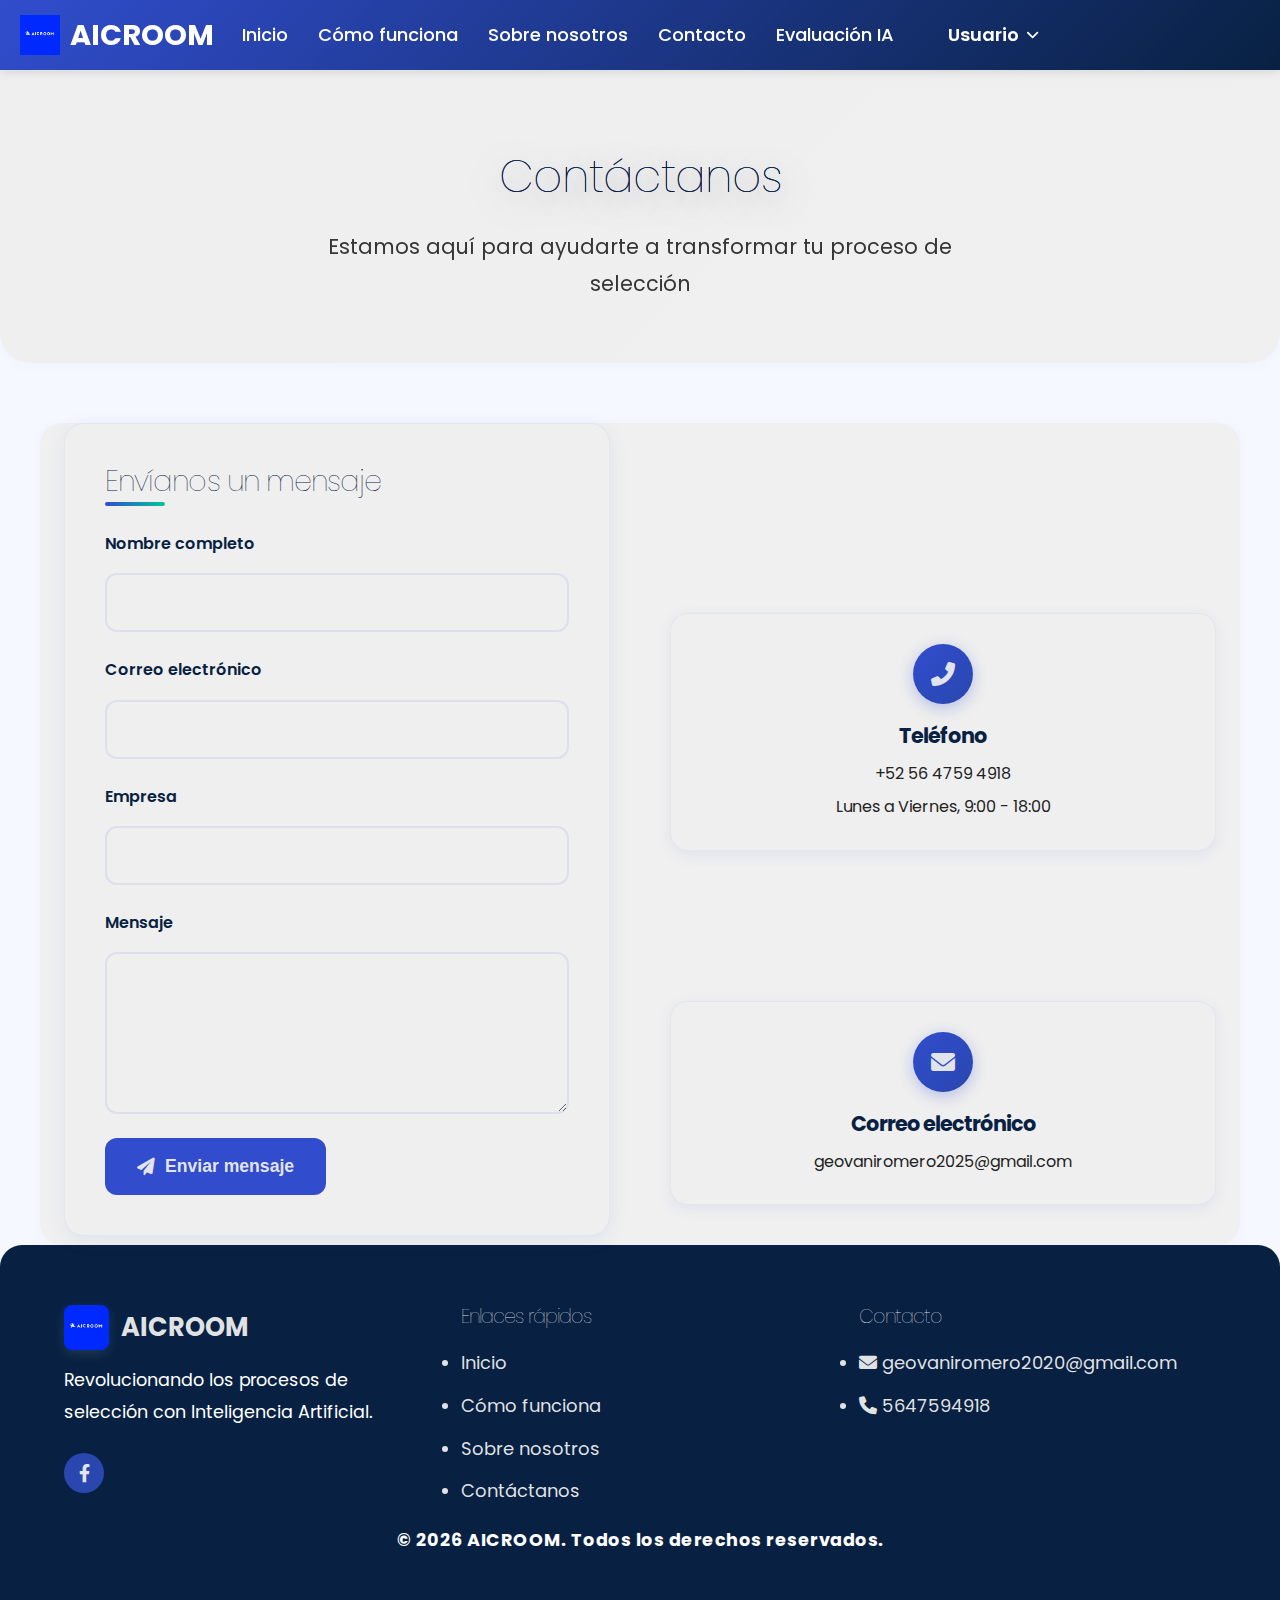
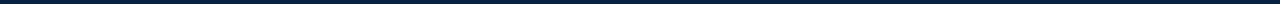
<file: contacto.html>
<!DOCTYPE html>
<html lang="es">
<head>
    <meta charset="UTF-8">
    <meta name="viewport" content="width=device-width, initial-scale=1.0">
    <title>Contacto - IA para Selección de Personal</title>
    <link rel="stylesheet" href="style.css">
    <link rel="stylesheet" href="https://cdnjs.cloudflare.com/ajax/libs/font-awesome/6.0.0-beta3/css/all.min.css">
</head>
<body>
    <header>
        <nav class="navbar">
            <div class="nav-container">
                <a href="index.html" class="logo">
                    <img src="images/logo.jpeg" alt="Logo AICROOM" style="height: 40px; margin-right: 10px;">
                    AICROOM
                </a>
                
                <!-- Menú desktop -->
                <ul class="nav-menu">
                    <li class="nav-item"><a href="index.html" class="nav-link">Inicio</a></li>
                    <li class="nav-item"><a href="como-funciona.html" class="nav-link">Cómo funciona</a></li>
                    <li class="nav-item"><a href="empresa.html" class="nav-link">Sobre nosotros</a></li>
                    <li class="nav-item"><a href="contacto.html" class="nav-link active">Contacto</a></li>
                    <li class="nav-item admin-only" id="results-desktop"><a href="resultados.php" class="nav-link">Resultados</a></li>
                    <li class="nav-item"><a href="chatbot.html" class="nav-link">Evaluación IA</a></li>
                </ul>
                
                <!-- Menú usuario desktop -->
                <div class="user-menu">
                    <span class="user-name">EMA (usuario)</span>
                    <button class="logout-btn" onclick="window.location.href='logout.php'">Cerrar sesión</button>
                </div>
                
                <!-- Botón hamburguesa -->
                <div class="hamburger" id="hamburger">
                    <span></span>
                    <span></span>
                    <span></span>
                </div>
            </div>
            
            <!-- Menú móvil -->
            <div class="mobile-menu" id="mobileMenu">
                <ul class="mobile-nav-menu">
                    <li class="mobile-nav-item"><a href="index.html" class="mobile-nav-link">Inicio</a></li>
                    <li class="mobile-nav-item"><a href="como-funciona.html" class="mobile-nav-link">Cómo funciona</a></li>
                    <li class="mobile-nav-item"><a href="empresa.html" class="mobile-nav-link">Sobre nosotros</a></li>
                    <li class="mobile-nav-item"><a href="contacto.html" class="mobile-nav-link active">Contacto</a></li>
                    <li class="mobile-nav-item admin-only" id="results-mobile"><a href="resultados.php" class="mobile-nav-link">Resultados</a></li>
                    <li class="mobile-nav-item"><a href="chatbot.html" class="mobile-nav-link">Evaluación IA</a></li>
                </ul>
                <div class="mobile-user-section">
                    <div class="mobile-user-name">EMA (usuario)</div>
                    <button class="mobile-logout-btn" onclick="window.location.href='logout.php'">Cerrar sesión</button>
                </div>
            </div>
            
            <!-- Overlay para cerrar menú -->
            <div class="overlay" id="overlay"></div>
        </nav>
    </header>

    <section class="page-header">
        <h1>Contáctanos</h1>
        <p>Estamos aquí para ayudarte a transformar tu proceso de selección</p>
    </section>

    <section class="contact-section">
        <div class="contact-form-container">
            <h2>Envíanos un mensaje</h2>
            <form action="https://formsubmit.co/geovaniromerocolombia@gmail.com
            " method="POST">
            <form class="contact-form" id="contactForm">
                <div class="form-group">
                    <label for="name">Nombre completo</label>
                    <input type="text" id="name" name="name" required>
                </div>
                
                <div class="form-group">
                    <label for="email">Correo electrónico</label>
                    <input type="email" id="email" name="email" required>
                </div>
                
                <div class="form-group">
                    <label for="company">Empresa</label>
                    <input type="text" id="company" name="company">
                </div>
                
                <div class="form-group">
                    <label for="message">Mensaje</label>
                    <textarea id="message" name="message" rows="5" required></textarea>
                </div>
                
                <button type="submit" class="cta-button submit-btn">
                    <i class="fas fa-paper-plane"></i> Enviar mensaje
                </button>

                
            </form>
        </form>
        </div>
        
        <div class="contact-info-container">
                <div class="contact-method">
                    <i class="fas fa-phone-alt"></i>
                    <h3>Teléfono</h3>
                    <p>+52 56 4759 4918</p>
                    <p>Lunes a Viernes, 9:00 - 18:00</p>
                </div>
                
                <div class="contact-method">
                    <i class="fas fa-envelope"></i>
                    <h3>Correo electrónico</h3>
                    <p>geovaniromero2025@gmail.com</p>
                </div>
            </div>
        </div>
    </section>

    <footer>
        <div class="footer-content">
            <div class="footer-column">
                <a href="index.html" class="logo-container">
                    <img src="images/logo.jpeg" alt="Logo AICROOM" class="logo">
                    <span class="logo-text">AICROOM</span>
                </a>
                <p id="parra-footer">Revolucionando los procesos de selección con Inteligencia Artificial.</p>
                <div class="social-icons">
                    <a href="https://www.facebook.com/share/16pNKXdseF/" target="_blank"><i class="fab fa-facebook-f"></i></a>
                </div>
            </div>
            
            <div class="footer-column">
                <h4>Enlaces rápidos</h4>
                <ul>
                    <li><a href="index.html">Inicio</a></li>
                    <li><a href="como-funciona.html">Cómo funciona</a></li>
                    <li><a href="empresa.html">Sobre nosotros</a></li>
                    <li><a href="contacto.html">Contáctanos</a></li>
                </ul>
            </div>
            
            <div class="footer-column">
                <h4>Contacto</h4>
                <ul class="contact-info">
                    <li><i class="fas fa-envelope"></i> geovaniromero2020@gmail.com</li>
                    <li><i class="fas fa-phone"></i> 5647594918</li>
                </ul>
            </div>
        </div>
        
        <div class="footer-bottom">
            <p style="font-weight:bold;">&copy; 2025 AICROOM. Todos los derechos reservados.</p>
        </div>
    </footer>

    <script src="main.js"></script>
    <script src="admin_nav.js"></script>
    <script src="nav-mobile.js"></script>
    <script src="user-menu.js"></script>
    <script src="contact_final.js"></script>
</body>
</html>
</file>
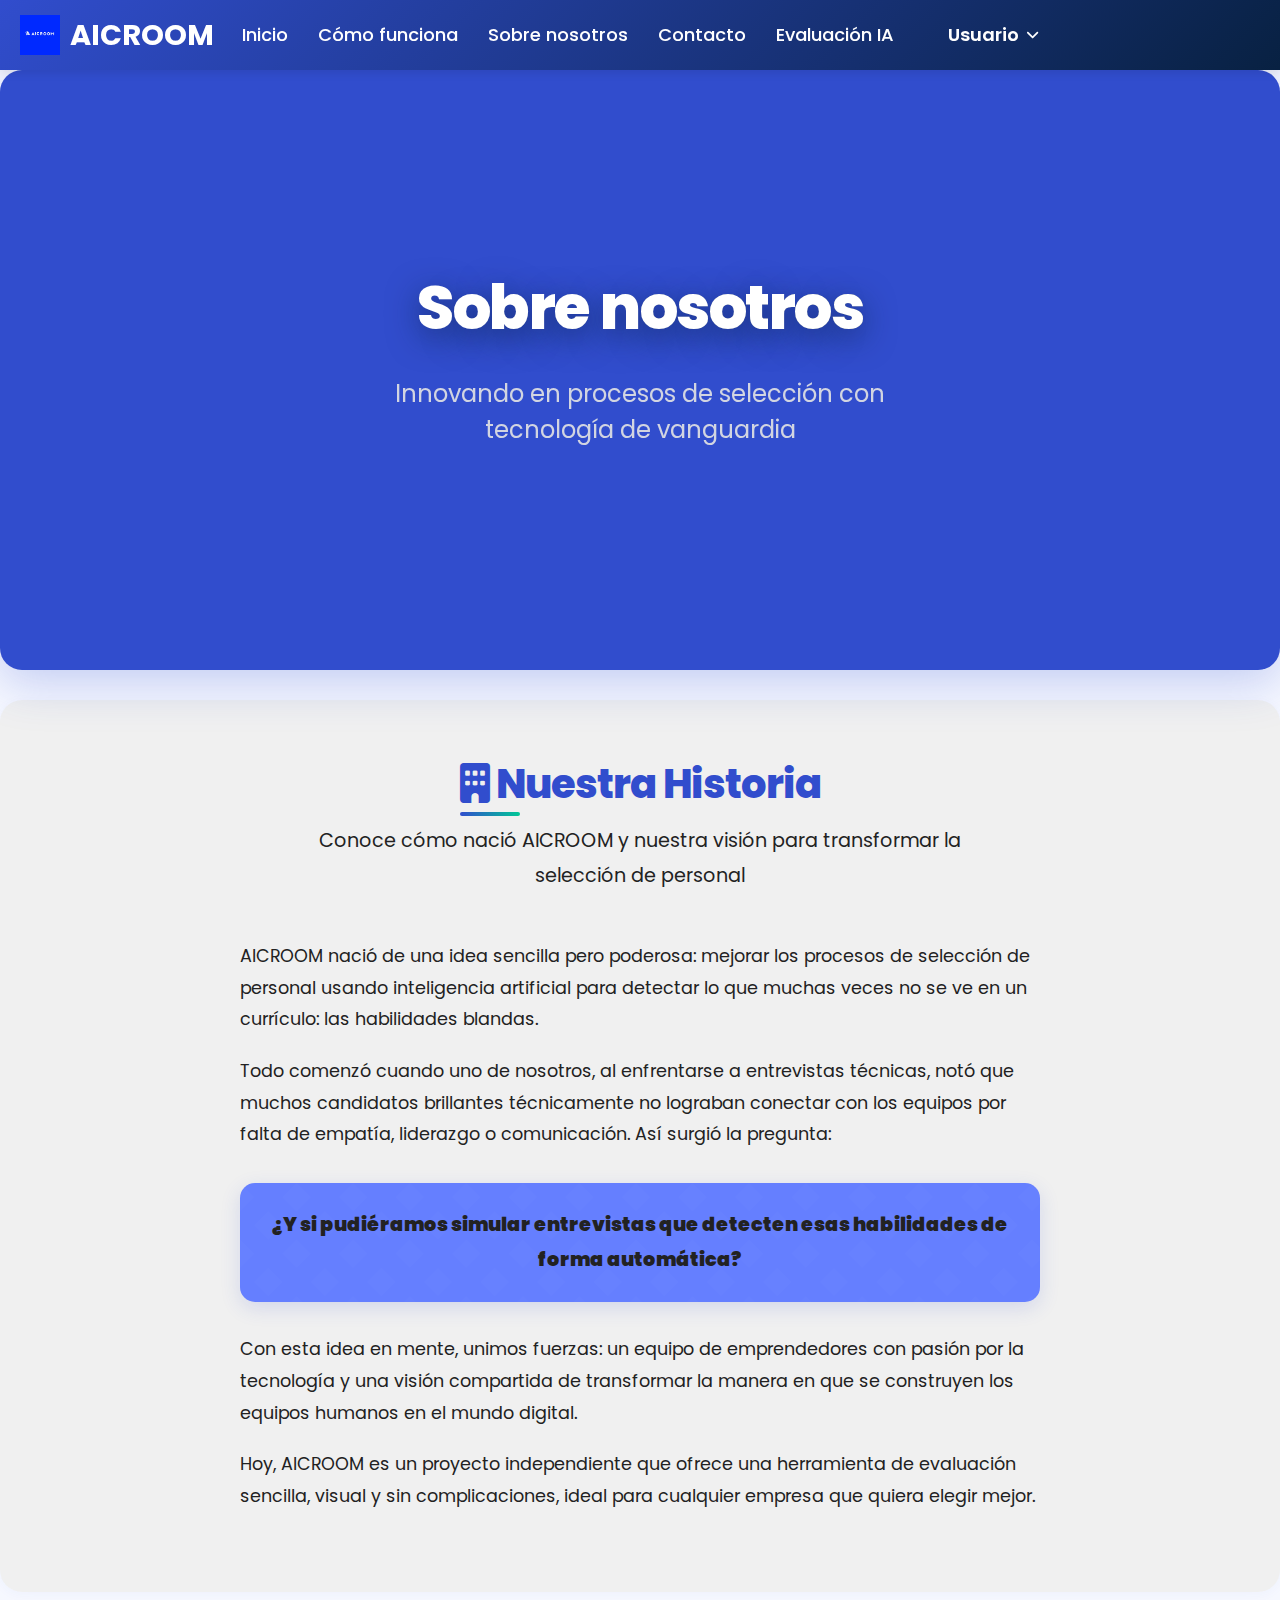
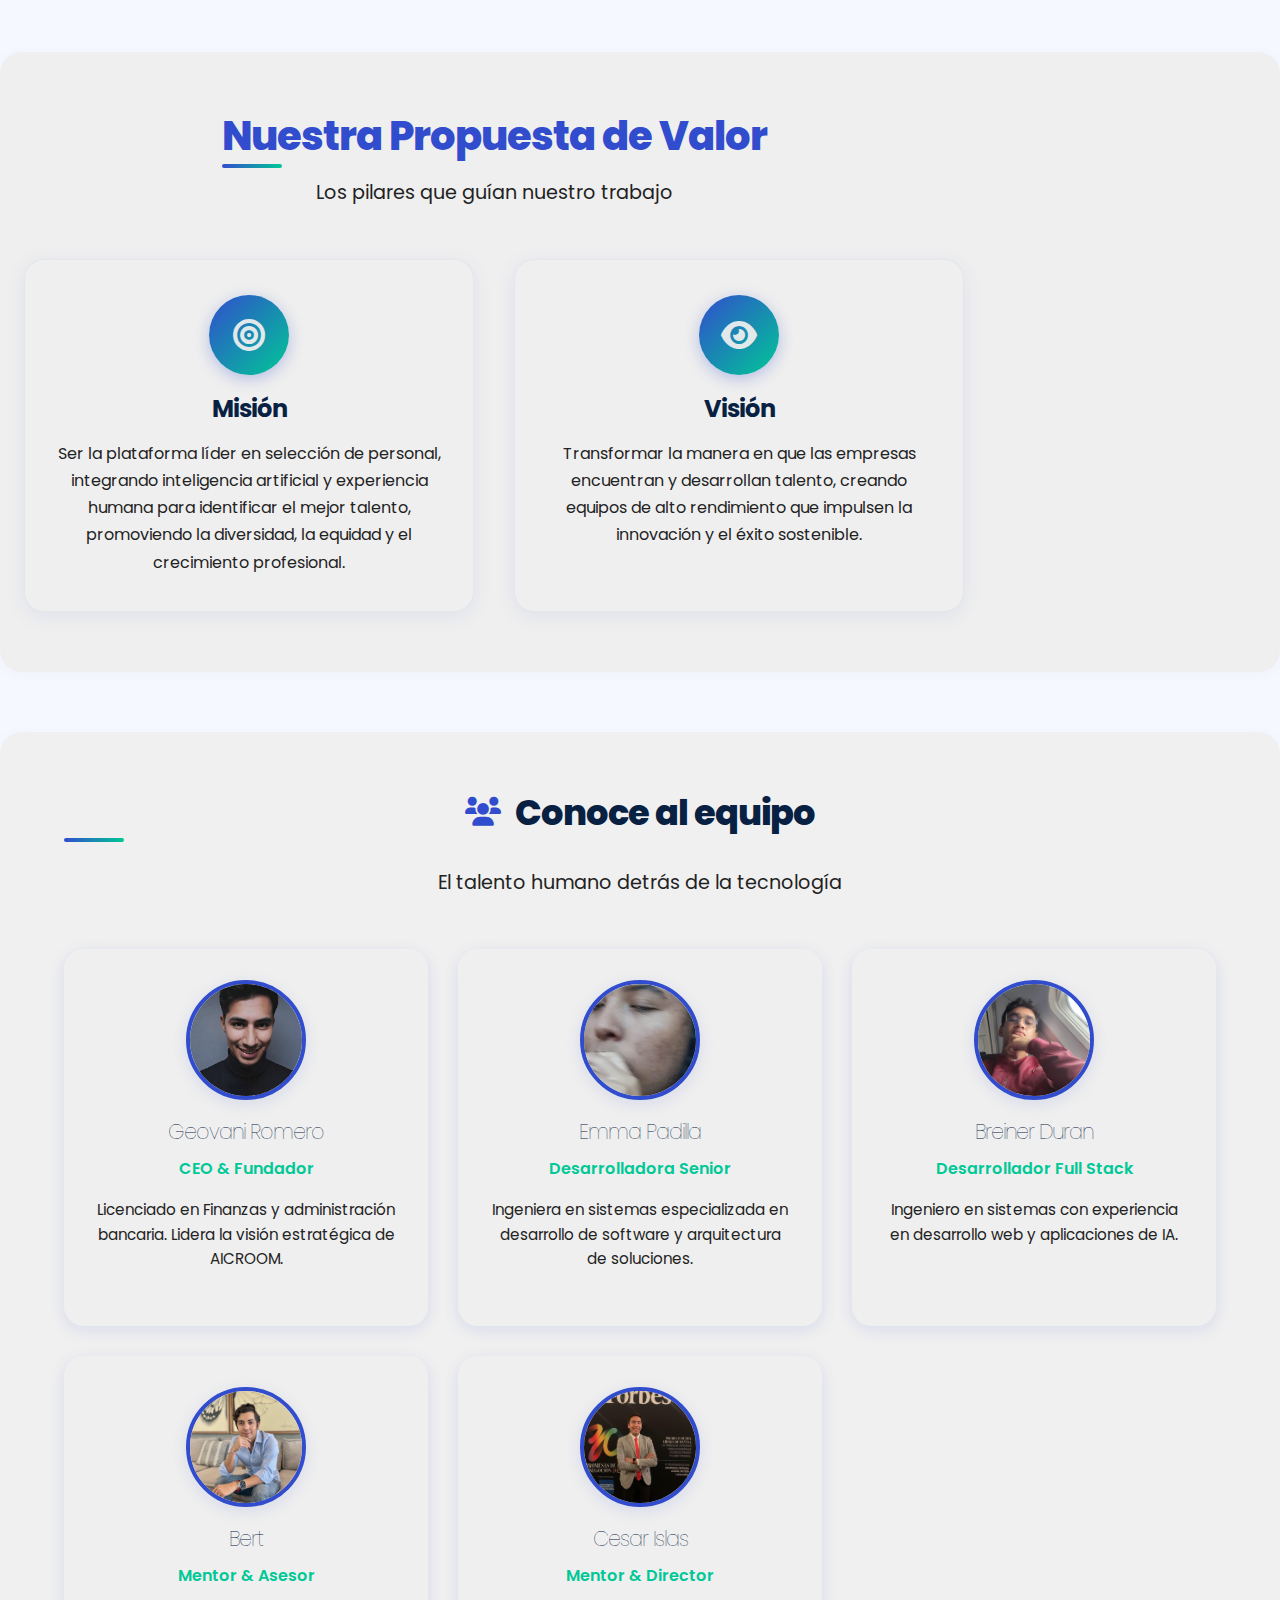
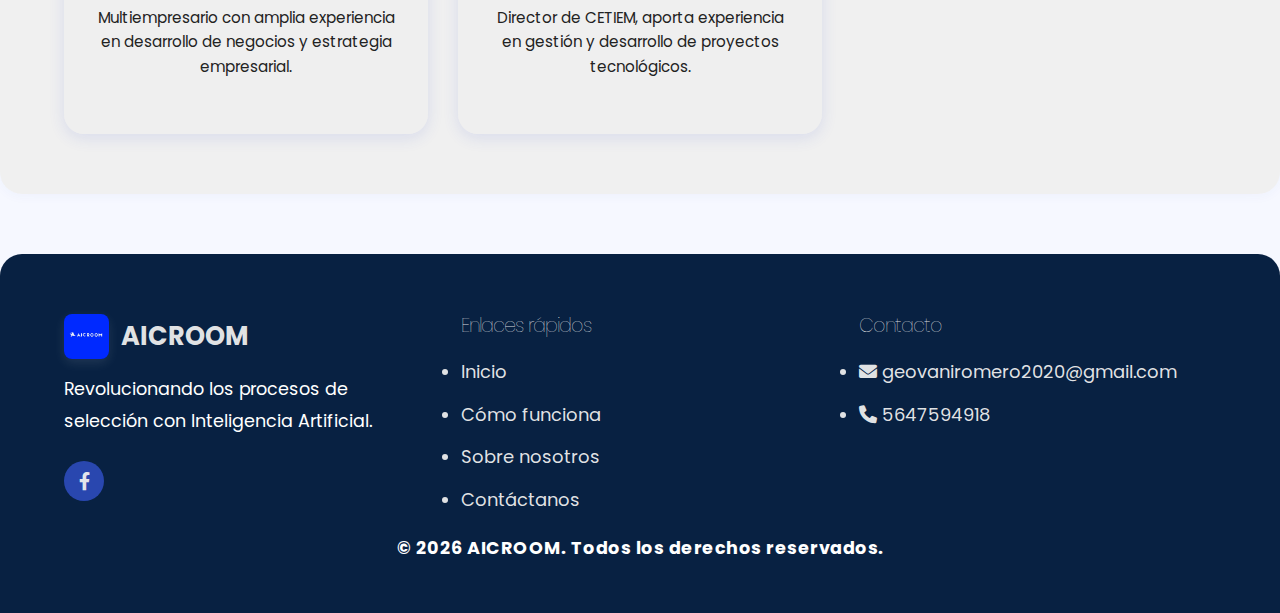
<file: empresa.html>
<!DOCTYPE html>
<html lang="es">
<head>
    <meta charset="UTF-8">
    <meta name="viewport" content="width=device-width, initial-scale=1.0">
    <title>Sobre nosotros - IA para Selección de Personal</title>
    <link rel="stylesheet" href="style.css">
    <link rel="stylesheet" href="https://cdnjs.cloudflare.com/ajax/libs/font-awesome/6.0.0-beta3/css/all.min.css">
</head>
<body>
    <header>
        <nav class="navbar">
            <div class="nav-container">
                <a href="index.html" class="logo">
                    <img src="images/logo.jpeg" alt="Logo AICROOM" style="height: 40px; margin-right: 10px;">
                    AICROOM
                </a>
                
                <!-- Menú desktop -->
                <ul class="nav-menu">
                    <li class="nav-item"><a href="index.html" class="nav-link">Inicio</a></li>
                    <li class="nav-item"><a href="como-funciona.html" class="nav-link">Cómo funciona</a></li>
                    <li class="nav-item"><a href="empresa.html" class="nav-link active">Sobre nosotros</a></li>
                    <li class="nav-item"><a href="contacto.html" class="nav-link">Contacto</a></li>
                    <li class="nav-item admin-only" id="results-desktop"><a href="resultados.php" class="nav-link">Resultados</a></li>
                    <li class="nav-item"><a href="chatbot.html" class="nav-link">Evaluación IA</a></li>
                </ul>
                
                <!-- Menú usuario desktop -->
                <div class="user-menu">
                    <span class="user-name">EMA (usuario)</span>
                    <button class="logout-btn" onclick="window.location.href='logout.php'">Cerrar sesión</button>
                </div>
                
                <!-- Botón hamburguesa -->
                <div class="hamburger" id="hamburger">
                    <span></span>
                    <span></span>
                    <span></span>
                </div>
            </div>
            
            <!-- Menú móvil -->
            <div class="mobile-menu" id="mobileMenu">
                <ul class="mobile-nav-menu">
                    <li class="mobile-nav-item"><a href="index.html" class="mobile-nav-link">Inicio</a></li>
                    <li class="mobile-nav-item"><a href="como-funciona.html" class="mobile-nav-link">Cómo funciona</a></li>
                    <li class="mobile-nav-item"><a href="empresa.html" class="mobile-nav-link active">Sobre nosotros</a></li>
                    <li class="mobile-nav-item"><a href="contacto.html" class="mobile-nav-link">Contacto</a></li>
                    <li class="mobile-nav-item admin-only" id="results-mobile"><a href="resultados.php" class="mobile-nav-link">Resultados</a></li>
                    <li class="mobile-nav-item"><a href="chatbot.html" class="mobile-nav-link">Evaluación IA</a></li>
                </ul>
                <div class="mobile-user-section">
                    <div class="mobile-user-name">EMA (usuario)</div>
                    <button class="mobile-logout-btn" onclick="window.location.href='logout.php'">Cerrar sesión</button>
                </div>
            </div>
            
            <!-- Overlay para cerrar menú -->
            <div class="overlay" id="overlay"></div>
        </nav>
    </header>

    <!-- Hero Section -->
    <section class="hero">
        <div class="container">
            <h1>Sobre nosotros</h1>
            <p class="hero-subtitle">Innovando en procesos de selección con tecnología de vanguardia</p>
        </div>
    </section>

    <!-- Historia Section -->
    <section class="about-section">
        <div class="container">
            <div class="section-header">
                <h2><i class="fas fa-building"></i> Nuestra Historia</h2>
                <p>Conoce cómo nació AICROOM y nuestra visión para transformar la selección de personal</p>
            </div>
            
            <div class="history-content">
                <div class="history-text">
                    <p>AICROOM nació de una idea sencilla pero poderosa: mejorar los procesos de selección de personal usando inteligencia artificial para detectar lo que muchas veces no se ve en un currículo: las habilidades blandas.</p>
                    
                    <p>Todo comenzó cuando uno de nosotros, al enfrentarse a entrevistas técnicas, notó que muchos candidatos brillantes técnicamente no lograban conectar con los equipos por falta de empatía, liderazgo o comunicación. Así surgió la pregunta:</p>
                    
                    <div class="highlight-question">
                        <p><strong>¿Y si pudiéramos simular entrevistas que detecten esas habilidades de forma automática?</strong></p>
                    </div>
                    
                    <p>Con esta idea en mente, unimos fuerzas: un equipo de emprendedores con pasión por la tecnología y una visión compartida de transformar la manera en que se construyen los equipos humanos en el mundo digital.</p>
                    
                    <p>Hoy, AICROOM es un proyecto independiente que ofrece una herramienta de evaluación sencilla, visual y sin complicaciones, ideal para cualquier empresa que quiera elegir mejor.</p>
                </div>
            </div>
        </div>
    </section>

    <!-- Misión y Visión -->
    <section class="mission-vision-section">
        <div class="container">
            <div class="section-header">
                <h2>Nuestra Propuesta de Valor</h2>
                <p>Los pilares que guían nuestro trabajo</p>
            </div>
            
            <div class="mission-vision-grid">
                <div class="mission-card">
                    <div class="card-icon">
                        <i class="fas fa-bullseye"></i>
                    </div>
                    <h3>Misión</h3>
                    <p>Ser la plataforma líder en selección de personal, integrando inteligencia artificial y experiencia humana para identificar el mejor talento, promoviendo la diversidad, la equidad y el crecimiento profesional.</p>
                </div>
                
                <div class="vision-card">
                    <div class="card-icon">
                        <i class="fas fa-eye"></i>
                    </div>
                    <h3>Visión</h3>
                    <p>Transformar la manera en que las empresas encuentran y desarrollan talento, creando equipos de alto rendimiento que impulsen la innovación y el éxito sostenible.</p>
                </div>
            </div>
        </div>
    </section>
        
    <!-- Equipo Section -->
    <section class="team-section">
        <div class="container">
            <div class="section-header">
                <h2><i class="fas fa-users"></i> Conoce al equipo</h2>
                <p>El talento humano detrás de la tecnología</p>
            </div>
            
            <div class="team-grid">
                <div class="team-card">
                    <div class="team-photo">
                        <img src="team-aicroom/Geovani.jpg" alt="Geovani Romero">
                    </div>
                    <div class="team-info">
                        <h3>Geovani Romero</h3>
                        <p class="team-role">CEO & Fundador</p>
                        <p class="team-description">Licenciado en Finanzas y administración bancaria. Lidera la visión estratégica de AICROOM.</p>
                    </div>
                </div>
                
                <div class="team-card">
                    <div class="team-photo">
                        <img src="team-aicroom/Emma.jpg" alt="Emma Padilla" onerror="this.src='images/avatar-placeholder.png'">
                    </div>
                    <div class="team-info">
                        <h3>Emma Padilla</h3>
                        <p class="team-role">Desarrolladora Senior</p>
                        <p class="team-description">Ingeniera en sistemas especializada en desarrollo de software y arquitectura de soluciones.</p>
                    </div>
                </div>
                
                <div class="team-card">
                    <div class="team-photo">
                        <img src="team-aicroom/Breiner.jpg" alt="Breiner Duran">
                    </div>
                    <div class="team-info">
                        <h3>Breiner Duran</h3>
                        <p class="team-role">Desarrollador Full Stack</p>
                        <p class="team-description">Ingeniero en sistemas con experiencia en desarrollo web y aplicaciones de IA.</p>
                    </div>
                </div>

                <div class="team-card">
                    <div class="team-photo">
                        <img src="team-aicroom/bert.jpg" alt="Bert">
                    </div>
                    <div class="team-info">
                        <h3>Bert</h3>
                        <p class="team-role">Mentor & Asesor</p>
                        <p class="team-description">Multiempresario con amplia experiencia en desarrollo de negocios y estrategia empresarial.</p>
                    </div>
                </div>

                <div class="team-card">
                    <div class="team-photo">
                        <img src="team-aicroom/Cesar.jpg" alt="Cesar Islas">
                    </div>
                    <div class="team-info">
                        <h3>Cesar Islas</h3>
                        <p class="team-role">Mentor & Director</p>
                        <p class="team-description">Director de CETIEM, aporta experiencia en gestión y desarrollo de proyectos tecnológicos.</p>
                    </div>
                </div>
            </div>
        </div>
    </section>

    <footer>
        <div class="footer-content">
            <div class="footer-column">
                <a href="index.html" class="logo-container">
                    <img src="images/logo.jpeg" alt="Logo AICROOM" class="logo">
                    <span class="logo-text">AICROOM</span>
                </a>
                <p id="parra-footer">Revolucionando los procesos de selección con Inteligencia Artificial.</p>
                <div class="social-icons">
                    <a href="https://www.facebook.com/share/16pNKXdseF/" target="_blank"><i class="fab fa-facebook-f"></i></a>
                </div>
            </div>
            
            <div class="footer-column">
                <h4>Enlaces rápidos</h4>
                <ul>
                    <li><a href="index.html">Inicio</a></li>
                    <li><a href="como-funciona.html">Cómo funciona</a></li>
                    <li><a href="empresa.html">Sobre nosotros</a></li>
                    <li><a href="contacto.html">Contáctanos</a></li>
                </ul>
            </div>
            
            <div class="footer-column">
                <h4>Contacto</h4>
                <ul class="contact-info">
                    <li><i class="fas fa-envelope"></i> geovaniromero2020@gmail.com</li>
                    <li><i class="fas fa-phone"></i> 5647594918</li>
                </ul>
            </div>
        </div>
        
        <div class="footer-bottom">
            <p style="font-weight:bold;">&copy; 2025 AICROOM. Todos los derechos reservados.</p>
        </div>
    </footer>


    <script src="main.js"></script>
    <script src="admin_nav.js"></script>
    <script src="nav-mobile.js"></script>
    <script src="user-menu.js"></script>
</body>
</html>
</file>
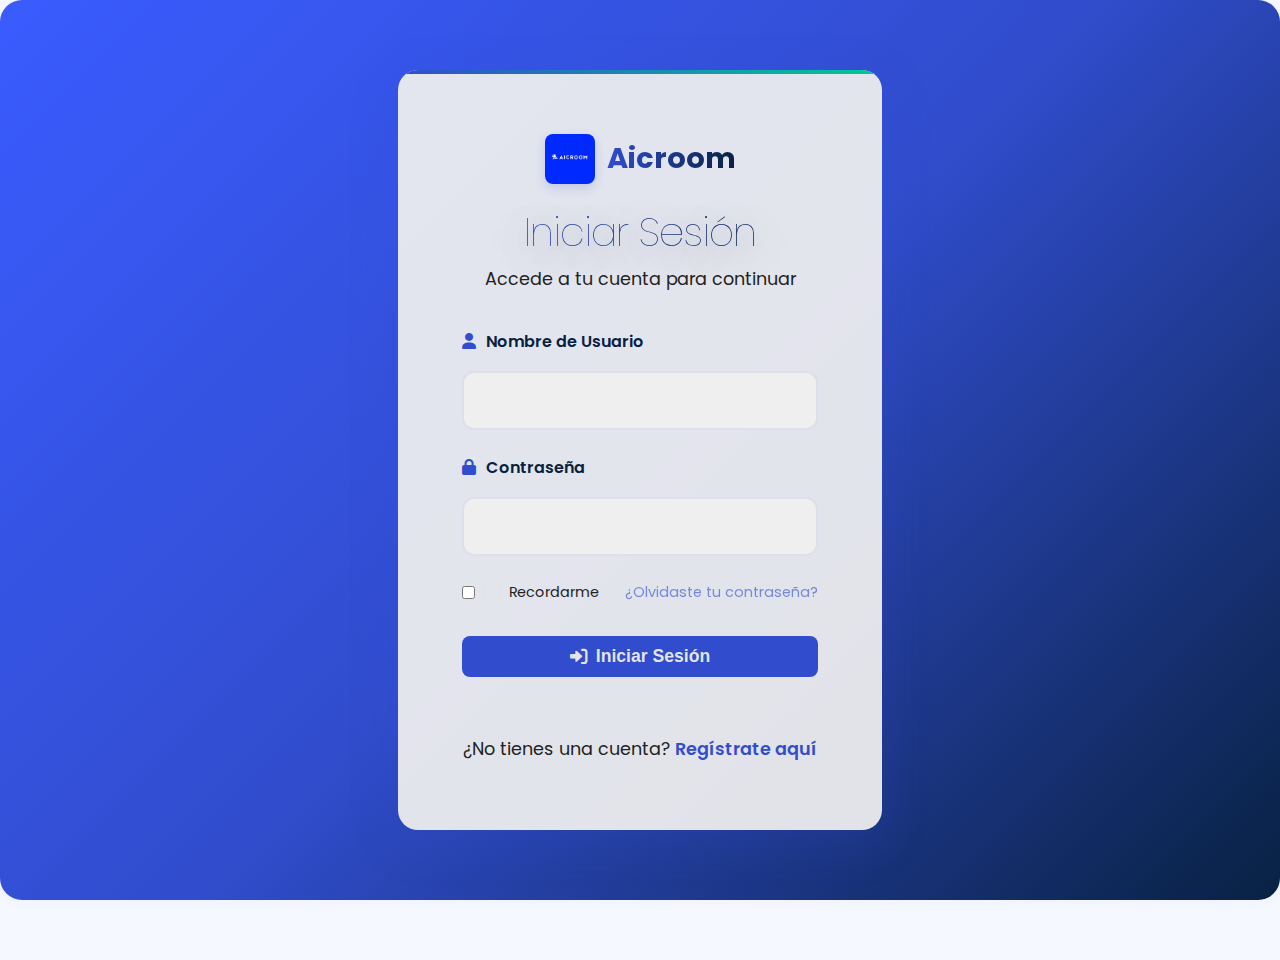
<file: login.html>
<!DOCTYPE html>
<html lang="es">
<head>
    <meta charset="UTF-8">
    <meta name="viewport" content="width=device-width, initial-scale=1.0">
    <title>Login - Aicroom</title>
    <link rel="stylesheet" href="style.css">
    <link rel="stylesheet" href="https://cdnjs.cloudflare.com/ajax/libs/font-awesome/6.0.0/css/all.min.css">
</head>
<body>
    <!-- Login Section -->
    <section class="login-section">
        <div class="container">
            <div class="login-container">
                <div class="login-header">
                    <div class="logo-container">
                        <img src="images/logo.jpeg" alt="Aicroom Logo" class="logo">
                        <span class="logo-text">Aicroom</span>
                    </div>
                    <h1>Iniciar Sesión</h1>
                    <p>Accede a tu cuenta para continuar</p>
                </div>
                
                <form class="login-form" id="loginForm">
                    <div class="form-group">
                        <label for="username">
                            <i class="fas fa-user"></i>
                            Nombre de Usuario
                        </label>
                        <input type="text" id="username" name="username" required>
                    </div>
                    
                    <div class="form-group">
                        <label for="password">
                            <i class="fas fa-lock"></i>
                            Contraseña
                        </label>
                        <input type="password" id="password" name="password" required>
                    </div>
                    
                    <div class="form-options">
                        <label class="checkbox-container">
                            <input type="checkbox" id="remember" name="remember">
                            <span class="checkmark"></span>
                            Recordarme
                        </label>
                        <a href="#" class="forgot-password" style="opacity: 0.6; cursor: not-allowed; pointer-events: none;" title="Temporalmente deshabilitado">¿Olvidaste tu contraseña?</a>
                    </div>
                    
                    <button type="submit" class="login-btn">
                        <i class="fas fa-sign-in-alt"></i>
                        Iniciar Sesión
                    </button>
                </form>
                
                <div class="login-footer">
                    <p>¿No tienes una cuenta? <a href="register.html">Regístrate aquí</a></p>
                </div>
            </div>
        </div>
    </section>

    <script src="login.js"></script>
</body>
</html>
</file>
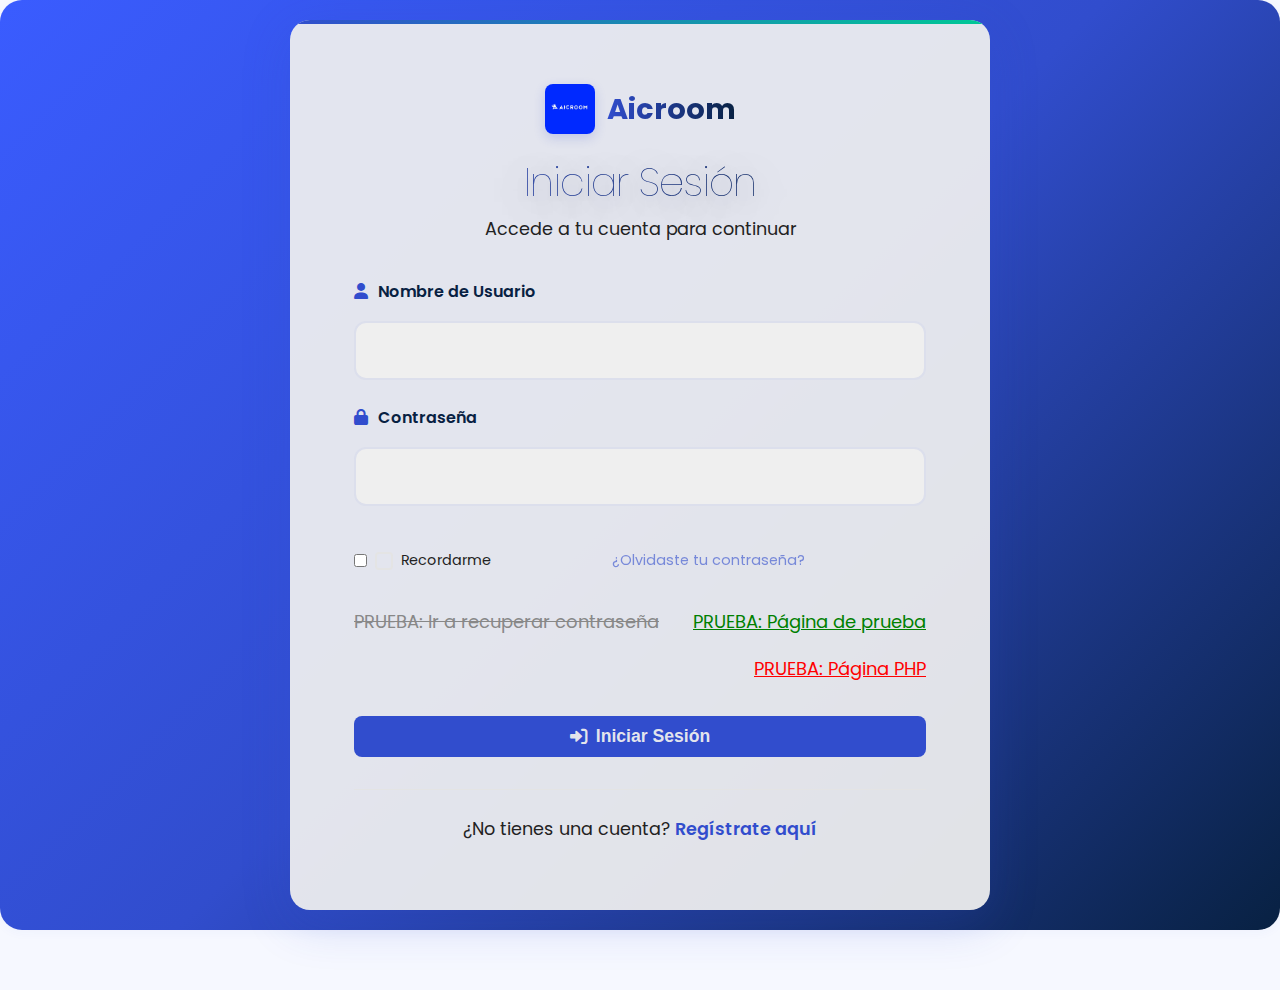
<file: login_simple.html>
<!DOCTYPE html>
<html lang="es">
<head>
    <meta charset="UTF-8">
    <meta name="viewport" content="width=device-width, initial-scale=1.0">
    <title>Login - Aicroom</title>
    <link rel="stylesheet" href="style.css">
    <link rel="stylesheet" href="https://cdnjs.cloudflare.com/ajax/libs/font-awesome/6.0.0/css/all.min.css">
</head>
<body>
    <!-- Login Section -->
    <section class="login-section">
        <div class="container">
            <div class="login-container">
                <div class="login-header">
                    <div class="logo-container">
                        <img src="images/logo.jpeg" alt="Aicroom Logo" class="logo">
                        <span class="logo-text">Aicroom</span>
                    </div>
                    <h1>Iniciar Sesión</h1>
                    <p>Accede a tu cuenta para continuar</p>
                </div>
                
                <form class="login-form" id="loginForm">
                    <div class="form-group">
                        <label for="username">
                            <i class="fas fa-user"></i>
                            Nombre de Usuario
                        </label>
                        <input type="text" id="username" name="username" required>
                    </div>
                    
                    <div class="form-group">
                        <label for="password">
                            <i class="fas fa-lock"></i>
                            Contraseña
                        </label>
                        <input type="password" id="password" name="password" required>
                    </div>
                    
                    <div class="form-options">
                        <label class="checkbox-container">
                            <input type="checkbox" id="remember" name="remember">
                            <span class="checkmark"></span>
                            Recordarme
                        </label>
                        <a href="#" class="forgot-password" style="opacity: 0.6; cursor: not-allowed; pointer-events: none;" title="Temporalmente deshabilitado">¿Olvidaste tu contraseña?</a>
                        <br><br>
                        <span style="color: #888; text-decoration: line-through;">PRUEBA: Ir a recuperar contraseña</span>
                        <br>
                        <a href="test_navigation.html" style="color: green; text-decoration: underline;">PRUEBA: Página de prueba</a>
                        <br>
                        <a href="test_navigation.php" style="color: red; text-decoration: underline;">PRUEBA: Página PHP</a>
                    </div>
                    
                    <button type="submit" class="login-btn">
                        <i class="fas fa-sign-in-alt"></i>
                        Iniciar Sesión
                    </button>
                </form>
                
                <div class="login-footer">
                    <p>¿No tienes una cuenta? <a href="register.html">Regístrate aquí</a></p>
                </div>
            </div>
        </div>
    </section>

    <script src="login.js"></script>
</body>
</html>
</file>
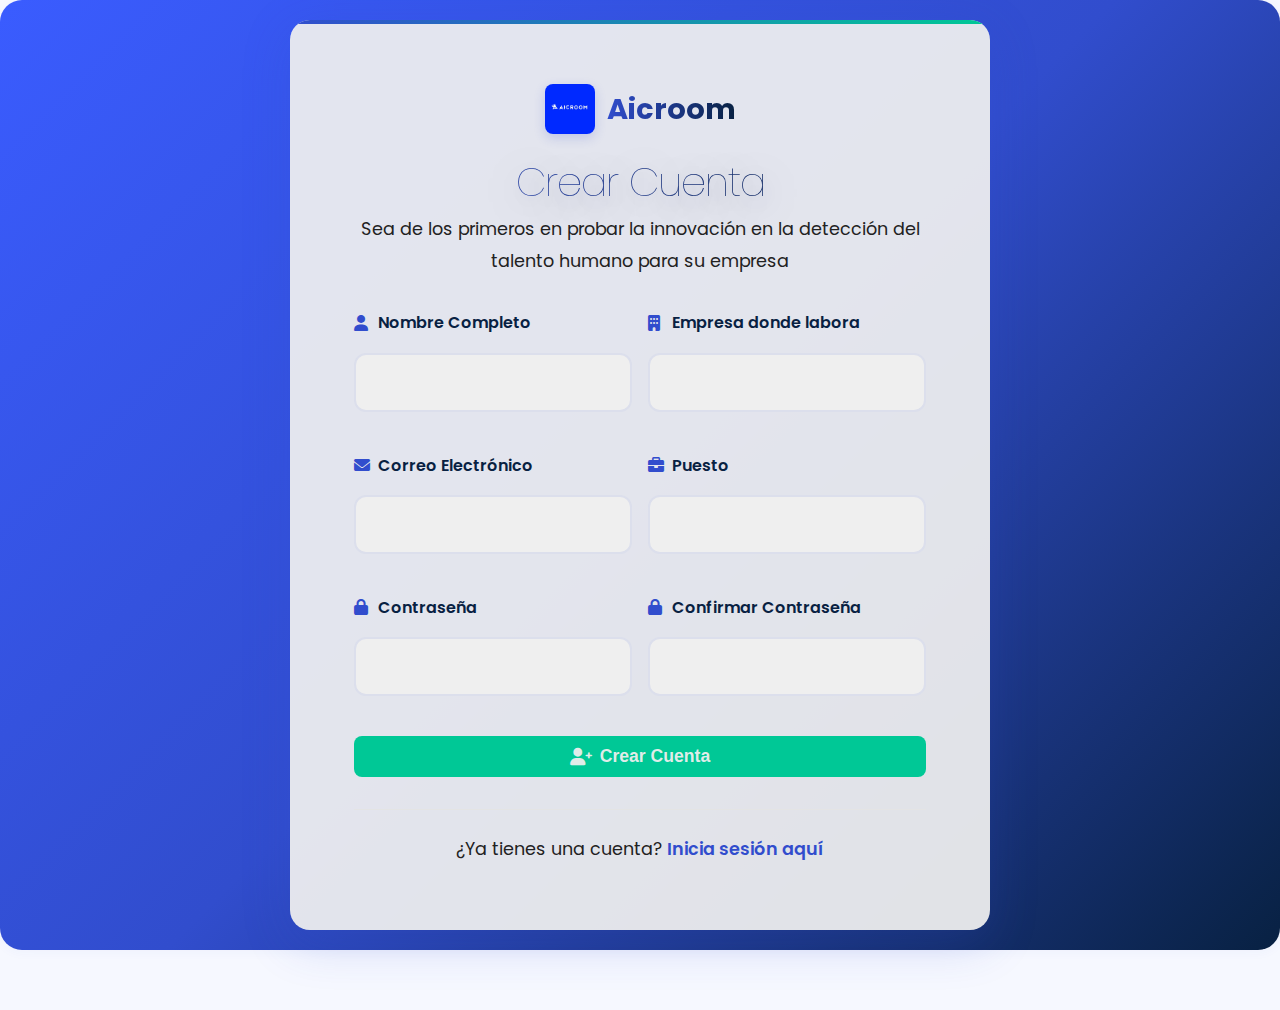
<file: register.html>
<!DOCTYPE html>
<html lang="es">
<head>
    <meta charset="UTF-8">
    <meta name="viewport" content="width=device-width, initial-scale=1.0">
    <title>Registro - Aicroom</title>
    <link rel="stylesheet" href="style.css">
    <link rel="stylesheet" href="https://cdnjs.cloudflare.com/ajax/libs/font-awesome/6.0.0/css/all.min.css">
</head>
<body>
    <!-- Register Section -->
    <section class="register-section">
        <div class="container">
            <div class="register-container">
                <div class="register-header">
                    <div class="logo-container">
                        <img src="images/logo.jpeg" alt="Aicroom Logo" class="logo">
                        <span class="logo-text">Aicroom</span>
                    </div>
                    <h1>Crear Cuenta</h1>
                    <p>Sea de los primeros en probar la innovación en la detección del talento humano para su empresa</p>
                </div>
                
                <form class="register-form" id="registerForm">
                    <div class="form-row">
                        <div class="form-group">
                            <label for="nombre">
                                <i class="fas fa-user"></i>
                                Nombre Completo
                            </label>
                            <input type="text" id="nombre" name="nombre" required>
                        </div>
                        <div class="form-group">
                            <label for="empresa">
                                <i class="fas fa-building"></i>
                                Empresa donde labora
                            </label>
                            <input type="text" id="empresa" name="empresa" required>
                        </div>
                    </div>
                    
                    <div class="form-row">
                        <div class="form-group">
                            <label for="correo">
                                <i class="fas fa-envelope"></i>
                                Correo Electrónico
                            </label>
                            <input type="email" id="correo" name="correo" required>
                        </div>
                        <div class="form-group">
                            <label for="puesto">
                                <i class="fas fa-briefcase"></i>
                                Puesto
                            </label>
                            <input type="text" id="puesto" name="puesto" required>
                        </div>
                    </div>
                    
                    <div class="form-row">
                        <div class="form-group">
                            <label for="password">
                                <i class="fas fa-lock"></i>
                                Contraseña
                            </label>
                            <input type="password" id="password" name="password" required>
                        </div>
                        
                        <div class="form-group">
                            <label for="confirmPassword">
                                <i class="fas fa-lock"></i>
                                Confirmar Contraseña
                            </label>
                            <input type="password" id="confirmPassword" name="confirmPassword" required>
                        </div>
                    </div>
                    

                    
                    <button type="submit" class="register-btn">
                        <i class="fas fa-user-plus"></i>
                        Crear Cuenta
                    </button>
                </form>
                
                <div class="register-footer">
                    <p>¿Ya tienes una cuenta? <a href="login.html">Inicia sesión aquí</a></p>
                </div>
            </div>
        </div>
    </section>

    <script src="register.js"></script>
</body>
</html>
</file>
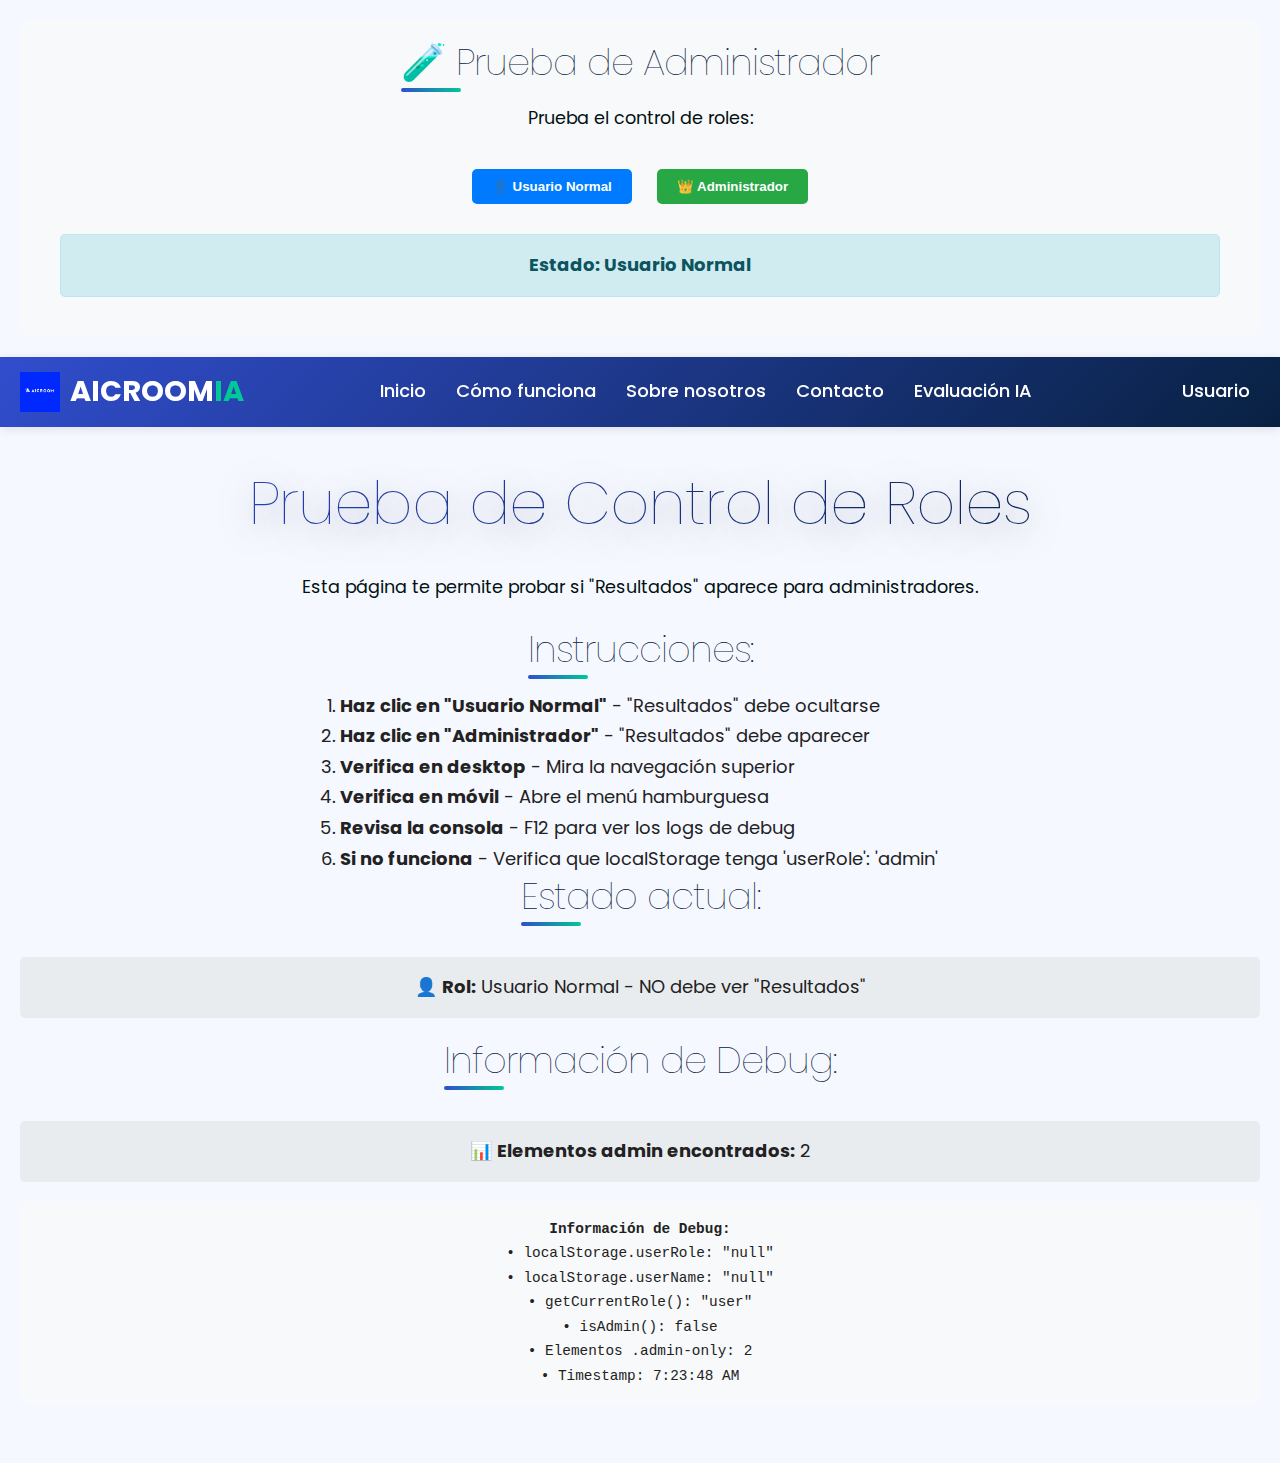
<file: test_admin.html>
<!DOCTYPE html>
<html lang="es">
<head>
    <meta charset="UTF-8">
    <meta name="viewport" content="width=device-width, initial-scale=1.0">
    <title>Prueba de Admin - AICROOM</title>
    <link rel="stylesheet" href="style.css">
    <link rel="stylesheet" href="https://cdnjs.cloudflare.com/ajax/libs/font-awesome/6.0.0-beta3/css/all.min.css">
    <style>
        .test-controls {
            background: #f8f9fa;
            padding: 20px;
            margin: 20px;
            border-radius: 10px;
            text-align: center;
        }
        .test-controls button {
            margin: 10px;
            padding: 10px 20px;
            border: none;
            border-radius: 5px;
            cursor: pointer;
            font-weight: bold;
        }
        .user-btn {
            background: #007bff;
            color: white;
        }
        .admin-btn {
            background: #28a745;
            color: white;
        }
        .status {
            margin: 20px;
            padding: 15px;
            border-radius: 5px;
            font-weight: bold;
        }
        .user-status {
            background: #d1ecf1;
            color: #0c5460;
            border: 1px solid #bee5eb;
        }
        .admin-status {
            background: #d4edda;
            color: #155724;
            border: 1px solid #c3e6cb;
        }
    </style>
</head>
<body>
    <div class="test-controls">
        <h2>🧪 Prueba de Administrador</h2>
        <p>Prueba el control de roles:</p>
        <button class="user-btn" onclick="setUserRole('user')">👤 Usuario Normal</button>
        <button class="admin-btn" onclick="setUserRole('admin')">👑 Administrador</button>
        <div id="status" class="status user-status">Estado: Usuario Normal</div>
    </div>

    <header>
        <nav class="navbar">
            <div class="nav-container">
                <a href="index.html" class="logo">
                    <img src="images/logo.jpeg" alt="Logo AICROOM" style="height: 40px; margin-right: 10px;">
                    AICROOM<span>IA</span>
                </a>
                
                <!-- Menú desktop -->
                <ul class="nav-menu">
                    <li class="nav-item"><a href="index.html" class="nav-link">Inicio</a></li>
                    <li class="nav-item"><a href="como-funciona.html" class="nav-link">Cómo funciona</a></li>
                    <li class="nav-item"><a href="empresa.html" class="nav-link">Sobre nosotros</a></li>
                    <li class="nav-item"><a href="contacto.html" class="nav-link">Contacto</a></li>
                    <li class="nav-item admin-only" id="results-desktop"><a href="resultados.html" class="nav-link">Resultados</a></li>
                    <li class="nav-item"><a href="chatbot.html" class="nav-link">Evaluación IA</a></li>
                </ul>
                
                <!-- Menú usuario desktop -->
                <div class="user-menu">
                    <span class="user-name">Usuario</span>
                </div>
                
                <!-- Botón hamburguesa -->
                <div class="hamburger" id="hamburger">
                    <span></span>
                    <span></span>
                    <span></span>
                </div>
            </div>
            
            <!-- Menú móvil -->
            <div class="mobile-menu" id="mobileMenu">
                <ul class="mobile-nav-menu">
                    <li class="mobile-nav-item"><a href="index.html" class="mobile-nav-link">Inicio</a></li>
                    <li class="mobile-nav-item"><a href="como-funciona.html" class="mobile-nav-link">Cómo funciona</a></li>
                    <li class="mobile-nav-item"><a href="empresa.html" class="mobile-nav-link">Sobre nosotros</a></li>
                    <li class="mobile-nav-item"><a href="contacto.html" class="mobile-nav-link">Contacto</a></li>
                    <li class="mobile-nav-item admin-only" id="results-mobile"><a href="resultados.html" class="mobile-nav-link">Resultados</a></li>
                    <li class="mobile-nav-item"><a href="chatbot.html" class="mobile-nav-link">Evaluación IA</a></li>
                </ul>
                <div class="mobile-user-section">
                    <div class="mobile-user-name">Usuario</div>
                </div>
            </div>
            
            <!-- Overlay para cerrar menú -->
            <div class="overlay" id="overlay"></div>
        </nav>
    </header>

    <main style="padding: 40px 20px; text-align: center;">
        <h1>Prueba de Control de Roles</h1>
        <p>Esta página te permite probar si "Resultados" aparece para administradores.</p>
        
        <h2>Instrucciones:</h2>
        <ol style="text-align: left; max-width: 600px; margin: 0 auto;">
            <li><strong>Haz clic en "Usuario Normal"</strong> - "Resultados" debe ocultarse</li>
            <li><strong>Haz clic en "Administrador"</strong> - "Resultados" debe aparecer</li>
            <li><strong>Verifica en desktop</strong> - Mira la navegación superior</li>
            <li><strong>Verifica en móvil</strong> - Abre el menú hamburguesa</li>
            <li><strong>Revisa la consola</strong> - F12 para ver los logs de debug</li>
            <li><strong>Si no funciona</strong> - Verifica que localStorage tenga 'userRole': 'admin'</li>
        </ol>
        
        <h2>Estado actual:</h2>
        <div id="current-status" style="margin: 20px 0; padding: 15px; background: #e9ecef; border-radius: 5px;">
            Cargando...
        </div>
        
        <h2>Información de Debug:</h2>
        <div id="admin-elements" style="margin: 20px 0; padding: 15px; background: #e9ecef; border-radius: 5px;">
            Cargando...
        </div>
        <div id="debug-info" style="margin: 20px 0; padding: 15px; background: #f8f9fa; border-radius: 5px; font-family: monospace; font-size: 0.9rem;">
            Cargando...
        </div>
    </main>

    <script src="nav-mobile.js"></script>
    <script src="user-menu.js"></script>
    
    <script>
        // Actualizar la interfaz
        function updateUI() {
            const userRole = getCurrentRole();
            const isUserAdmin = isAdmin();
            const statusDiv = document.getElementById('status');
            const currentStatusDiv = document.getElementById('current-status');
            const adminElementsDiv = document.getElementById('admin-elements');
            const debugInfoDiv = document.getElementById('debug-info');
            
            // Actualizar estado
            if (userRole === 'admin' || isUserAdmin) {
                statusDiv.textContent = 'Estado: Administrador';
                statusDiv.className = 'status admin-status';
                currentStatusDiv.innerHTML = '👑 <strong>Rol:</strong> Administrador - Debe ver "Resultados"';
            } else {
                statusDiv.textContent = 'Estado: Usuario Normal';
                statusDiv.className = 'status user-status';
                currentStatusDiv.innerHTML = '👤 <strong>Rol:</strong> Usuario Normal - NO debe ver "Resultados"';
            }
            
            // Contar elementos admin
            const adminElements = document.querySelectorAll('.admin-only');
            adminElementsDiv.innerHTML = `📊 <strong>Elementos admin encontrados:</strong> ${adminElements.length}`;
            
            // Información de debug
            const debugInfo = `
                <strong>Información de Debug:</strong><br>
                • localStorage.userRole: "${localStorage.getItem('userRole')}"<br>
                • localStorage.userName: "${localStorage.getItem('userName')}"<br>
                • getCurrentRole(): "${getCurrentRole()}"<br>
                • isAdmin(): ${isUserAdmin}<br>
                • Elementos .admin-only: ${adminElements.length}<br>
                • Timestamp: ${new Date().toLocaleTimeString()}
            `;
            debugInfoDiv.innerHTML = debugInfo;
        }
        
        // Actualizar la UI al cargar
        document.addEventListener('DOMContentLoaded', function() {
            updateUI();
        });
        
        // Sobrescribir setUserRole para actualizar UI
        const originalSetUserRole = window.setUserRole;
        window.setUserRole = function(role) {
            originalSetUserRole(role);
            setTimeout(updateUI, 100); // Pequeño delay para que se actualice
        };
    </script>
</body>
</html>
</file>
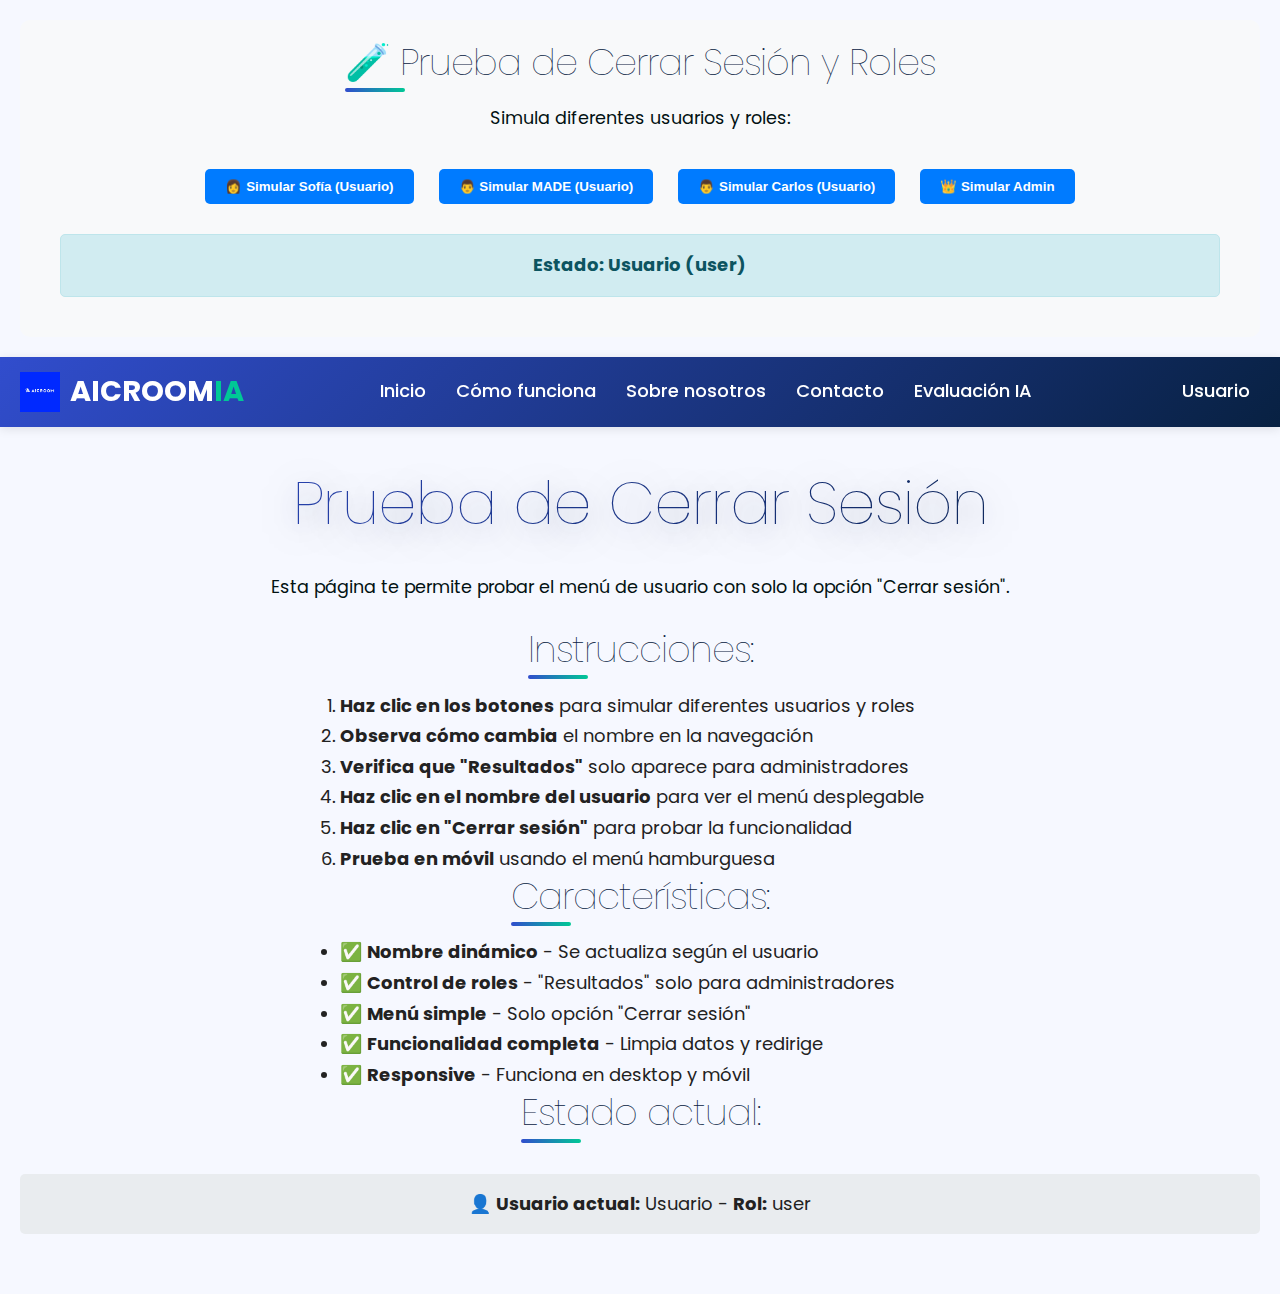
<file: test_logout.html>
<!DOCTYPE html>
<html lang="es">
<head>
    <meta charset="UTF-8">
    <meta name="viewport" content="width=device-width, initial-scale=1.0">
    <title>Prueba de Cerrar Sesión - AICROOM</title>
    <link rel="stylesheet" href="style.css">
    <link rel="stylesheet" href="https://cdnjs.cloudflare.com/ajax/libs/font-awesome/6.0.0-beta3/css/all.min.css">
    <style>
        .test-controls {
            background: #f8f9fa;
            padding: 20px;
            margin: 20px;
            border-radius: 10px;
            text-align: center;
        }
        .test-controls button {
            margin: 10px;
            padding: 10px 20px;
            border: none;
            border-radius: 5px;
            cursor: pointer;
            font-weight: bold;
        }
        .user-btn {
            background: #007bff;
            color: white;
        }
        .status {
            margin: 20px;
            padding: 15px;
            border-radius: 5px;
            font-weight: bold;
        }
        .user-status {
            background: #d1ecf1;
            color: #0c5460;
            border: 1px solid #bee5eb;
        }
    </style>
</head>
<body>
    <div class="test-controls">
        <h2>🧪 Prueba de Cerrar Sesión y Roles</h2>
        <p>Simula diferentes usuarios y roles:</p>
        <button class="user-btn" onclick="loginAsUser('Sofía')">👩 Simular Sofía (Usuario)</button>
        <button class="user-btn" onclick="loginAsUser('MADE')">👨 Simular MADE (Usuario)</button>
        <button class="user-btn" onclick="loginAsUser('Carlos')">👨 Simular Carlos (Usuario)</button>
        <button class="user-btn" onclick="loginAsAdmin('Admin')">👑 Simular Admin</button>
        <div id="status" class="status user-status">Estado: Usuario por defecto</div>
    </div>

    <header>
        <nav class="navbar">
            <div class="nav-container">
                <a href="index.html" class="logo">
                    <img src="images/logo.jpeg" alt="Logo AICROOM" style="height: 40px; margin-right: 10px;">
                    AICROOM<span>IA</span>
                </a>
                
                <!-- Menú desktop -->
                <ul class="nav-menu">
                    <li class="nav-item"><a href="index.html" class="nav-link">Inicio</a></li>
                    <li class="nav-item"><a href="como-funciona.html" class="nav-link">Cómo funciona</a></li>
                    <li class="nav-item"><a href="empresa.html" class="nav-link">Sobre nosotros</a></li>
                    <li class="nav-item"><a href="contacto.html" class="nav-link">Contacto</a></li>
                    <li class="nav-item admin-only" id="results-desktop"><a href="resultados.html" class="nav-link">Resultados</a></li>
                    <li class="nav-item"><a href="chatbot.html" class="nav-link">Evaluación IA</a></li>
                </ul>
                
                <!-- Menú usuario desktop -->
                <div class="user-menu">
                    <span class="user-name">Usuario</span>
                </div>
                
                <!-- Botón hamburguesa -->
                <div class="hamburger" id="hamburger">
                    <span></span>
                    <span></span>
                    <span></span>
                </div>
            </div>
            
            <!-- Menú móvil -->
            <div class="mobile-menu" id="mobileMenu">
                <ul class="mobile-nav-menu">
                    <li class="mobile-nav-item"><a href="index.html" class="mobile-nav-link">Inicio</a></li>
                    <li class="mobile-nav-item"><a href="como-funciona.html" class="mobile-nav-link">Cómo funciona</a></li>
                    <li class="mobile-nav-item"><a href="empresa.html" class="mobile-nav-link">Sobre nosotros</a></li>
                    <li class="mobile-nav-item"><a href="contacto.html" class="mobile-nav-link">Contacto</a></li>
                    <li class="mobile-nav-item admin-only" id="results-mobile"><a href="resultados.html" class="mobile-nav-link">Resultados</a></li>
                    <li class="mobile-nav-item"><a href="chatbot.html" class="mobile-nav-link">Evaluación IA</a></li>
                </ul>
                <div class="mobile-user-section">
                    <div class="mobile-user-name">Usuario</div>
                </div>
            </div>
            
            <!-- Overlay para cerrar menú -->
            <div class="overlay" id="overlay"></div>
        </nav>
    </header>

    <main style="padding: 40px 20px; text-align: center;">
        <h1>Prueba de Cerrar Sesión</h1>
        <p>Esta página te permite probar el menú de usuario con solo la opción "Cerrar sesión".</p>
        
        <h2>Instrucciones:</h2>
        <ol style="text-align: left; max-width: 600px; margin: 0 auto;">
            <li><strong>Haz clic en los botones</strong> para simular diferentes usuarios y roles</li>
            <li><strong>Observa cómo cambia</strong> el nombre en la navegación</li>
            <li><strong>Verifica que "Resultados"</strong> solo aparece para administradores</li>
            <li><strong>Haz clic en el nombre del usuario</strong> para ver el menú desplegable</li>
            <li><strong>Haz clic en "Cerrar sesión"</strong> para probar la funcionalidad</li>
            <li><strong>Prueba en móvil</strong> usando el menú hamburguesa</li>
        </ol>
        
        <h2>Características:</h2>
        <ul style="text-align: left; max-width: 600px; margin: 0 auto;">
            <li>✅ <strong>Nombre dinámico</strong> - Se actualiza según el usuario</li>
            <li>✅ <strong>Control de roles</strong> - "Resultados" solo para administradores</li>
            <li>✅ <strong>Menú simple</strong> - Solo opción "Cerrar sesión"</li>
            <li>✅ <strong>Funcionalidad completa</strong> - Limpia datos y redirige</li>
            <li>✅ <strong>Responsive</strong> - Funciona en desktop y móvil</li>
        </ul>
        
        <h2>Estado actual:</h2>
        <div id="current-status" style="margin: 20px 0; padding: 15px; background: #e9ecef; border-radius: 5px;">
            Cargando...
        </div>
    </main>

    <script src="nav-mobile.js"></script>
    <script src="user-menu.js"></script>
    
    <script>
        // Actualizar la interfaz cuando cambie el usuario
        function updateUI() {
            const userName = getCurrentUserName();
            const userRole = getCurrentRole();
            const statusDiv = document.getElementById('status');
            const currentStatusDiv = document.getElementById('current-status');
            
            statusDiv.textContent = `Estado: ${userName} (${userRole})`;
            currentStatusDiv.innerHTML = `👤 <strong>Usuario actual:</strong> ${userName} - <strong>Rol:</strong> ${userRole}`;
        }
        
        // Actualizar la UI al cargar
        document.addEventListener('DOMContentLoaded', function() {
            updateUI();
        });
        
        // Sobrescribir las funciones para actualizar la UI
        const originalLoginAsUser = window.loginAsUser;
        
        window.loginAsUser = function(userName) {
            localStorage.setItem('userName', userName);
            localStorage.setItem('userRole', 'user');
            updateUI();
            
            // Actualizar elementos de admin
            const adminElements = document.querySelectorAll('.admin-only');
            adminElements.forEach(element => {
                element.classList.add('hide-for-users');
                element.classList.remove('show-for-admin');
            });
        };
        
        // Función para simular admin
        window.loginAsAdmin = function(userName) {
            localStorage.setItem('userName', userName);
            localStorage.setItem('userRole', 'admin');
            updateUI();
            
            // Actualizar elementos de admin
            const adminElements = document.querySelectorAll('.admin-only');
            adminElements.forEach(element => {
                element.classList.remove('hide-for-users');
                element.classList.add('show-for-admin');
            });
        };
    </script>
</body>
</html>
</file>
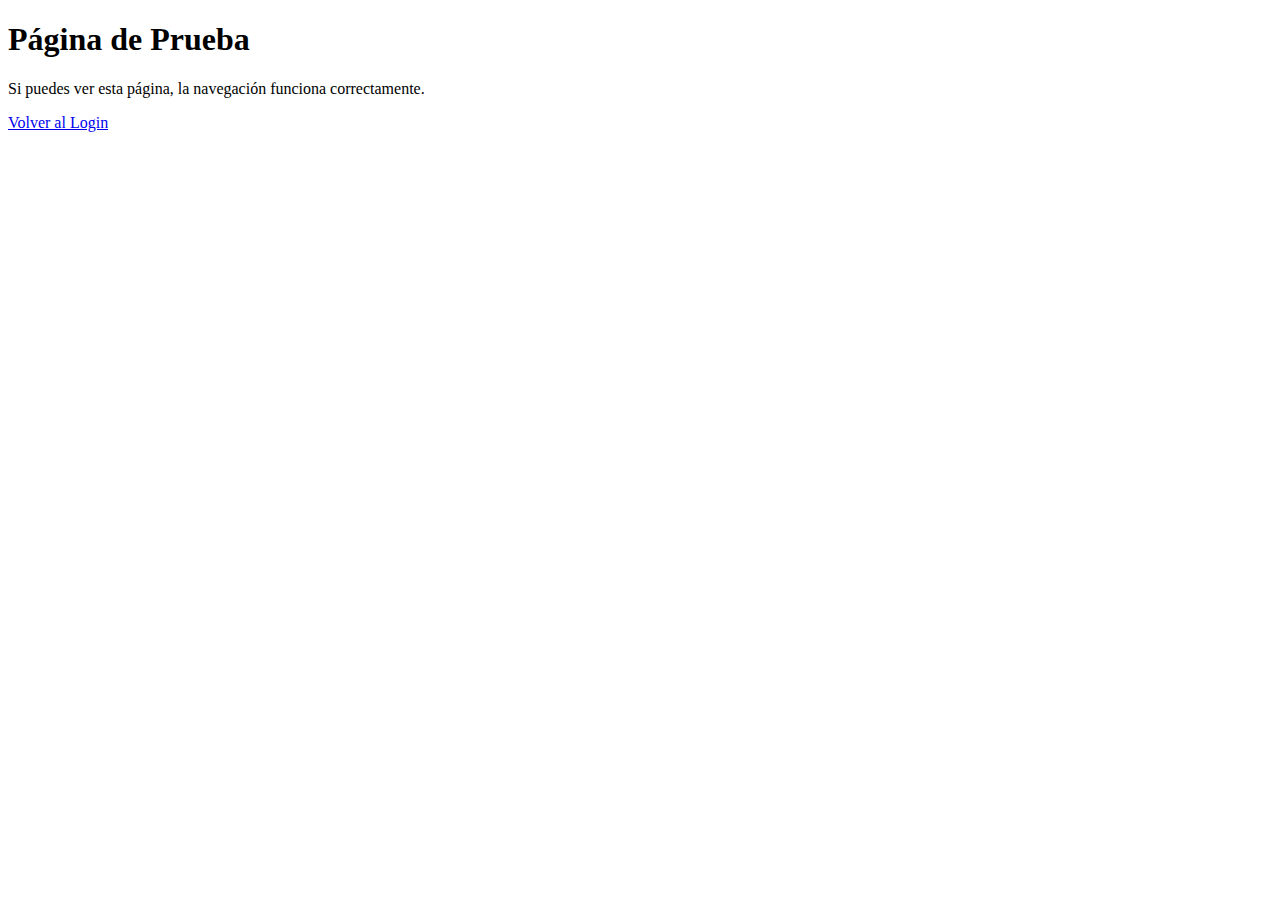
<file: test_navigation.html>
<!DOCTYPE html>
<html lang="es">
<head>
    <meta charset="UTF-8">
    <meta name="viewport" content="width=device-width, initial-scale=1.0">
    <title>Prueba de Navegación</title>
</head>
<body>
    <h1>Página de Prueba</h1>
    <p>Si puedes ver esta página, la navegación funciona correctamente.</p>
    <a href="login.html">Volver al Login</a>
</body>
</html>
</file>
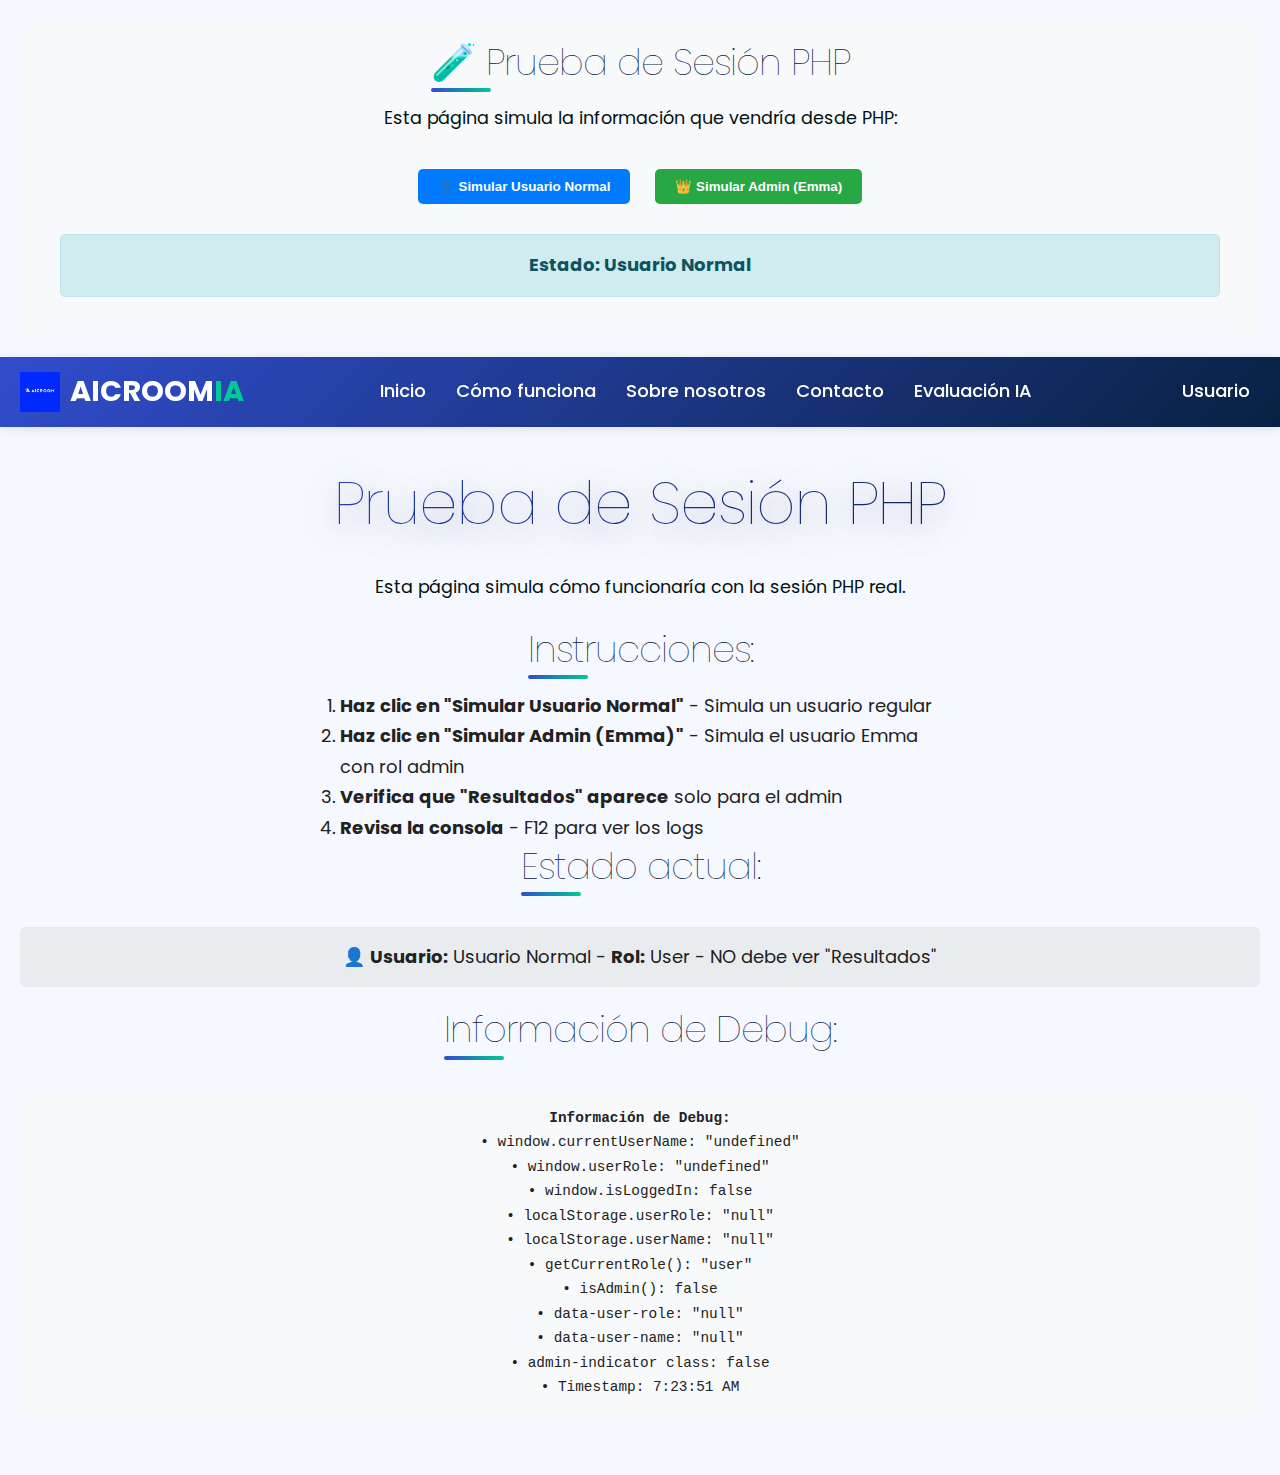
<file: test_php_session.html>
<!DOCTYPE html>
<html lang="es">
<head>
    <meta charset="UTF-8">
    <meta name="viewport" content="width=device-width, initial-scale=1.0">
    <title>Prueba de Sesión PHP - AICROOM</title>
    <link rel="stylesheet" href="style.css">
    <link rel="stylesheet" href="https://cdnjs.cloudflare.com/ajax/libs/font-awesome/6.0.0-beta3/css/all.min.css">
    <style>
        .test-controls {
            background: #f8f9fa;
            padding: 20px;
            margin: 20px;
            border-radius: 10px;
            text-align: center;
        }
        .test-controls button {
            margin: 10px;
            padding: 10px 20px;
            border: none;
            border-radius: 5px;
            cursor: pointer;
            font-weight: bold;
        }
        .user-btn {
            background: #007bff;
            color: white;
        }
        .admin-btn {
            background: #28a745;
            color: white;
        }
        .status {
            margin: 20px;
            padding: 15px;
            border-radius: 5px;
            font-weight: bold;
        }
        .user-status {
            background: #d1ecf1;
            color: #0c5460;
            border: 1px solid #bee5eb;
        }
        .admin-status {
            background: #d4edda;
            color: #155724;
            border: 1px solid #c3e6cb;
        }
    </style>
</head>
<body>
    <div class="test-controls">
        <h2>🧪 Prueba de Sesión PHP</h2>
        <p>Esta página simula la información que vendría desde PHP:</p>
        <button class="user-btn" onclick="simulateUser()">👤 Simular Usuario Normal</button>
        <button class="admin-btn" onclick="simulateAdmin()">👑 Simular Admin (Emma)</button>
        <div id="status" class="status user-status">Estado: Usuario por defecto</div>
    </div>

    <header>
        <nav class="navbar">
            <div class="nav-container">
                <a href="index.php" class="logo">
                    <img src="images/logo.jpeg" alt="Logo AICROOM" style="height: 40px; margin-right: 10px;">
                    AICROOM<span>IA</span>
                </a>
                
                <!-- Menú desktop -->
                <ul class="nav-menu">
                    <li class="nav-item"><a href="index.php" class="nav-link">Inicio</a></li>
                    <li class="nav-item"><a href="como-funciona.html" class="nav-link">Cómo funciona</a></li>
                    <li class="nav-item"><a href="empresa.html" class="nav-link">Sobre nosotros</a></li>
                    <li class="nav-item"><a href="contacto.html" class="nav-link">Contacto</a></li>
                    <li class="nav-item admin-only" id="results-desktop"><a href="resultados.html" class="nav-link">Resultados</a></li>
                    <li class="nav-item"><a href="chatbot.html" class="nav-link">Evaluación IA</a></li>
                </ul>
                
                <!-- Menú usuario desktop -->
                <div class="user-menu">
                    <span class="user-name">Usuario</span>
                </div>
                
                <!-- Botón hamburguesa -->
                <div class="hamburger" id="hamburger">
                    <span></span>
                    <span></span>
                    <span></span>
                </div>
            </div>
            
            <!-- Menú móvil -->
            <div class="mobile-menu" id="mobileMenu">
                <ul class="mobile-nav-menu">
                    <li class="mobile-nav-item"><a href="index.php" class="mobile-nav-link">Inicio</a></li>
                    <li class="mobile-nav-item"><a href="como-funciona.html" class="mobile-nav-link">Cómo funciona</a></li>
                    <li class="mobile-nav-item"><a href="empresa.html" class="mobile-nav-link">Sobre nosotros</a></li>
                    <li class="mobile-nav-item"><a href="contacto.html" class="mobile-nav-link">Contacto</a></li>
                    <li class="mobile-nav-item admin-only" id="results-mobile"><a href="resultados.html" class="mobile-nav-link">Resultados</a></li>
                    <li class="mobile-nav-item"><a href="chatbot.html" class="mobile-nav-link">Evaluación IA</a></li>
                </ul>
                <div class="mobile-user-section">
                    <div class="mobile-user-name">Usuario</div>
                </div>
            </div>
            
            <!-- Overlay para cerrar menú -->
            <div class="overlay" id="overlay"></div>
        </nav>
    </header>

    <main style="padding: 40px 20px; text-align: center;">
        <h1>Prueba de Sesión PHP</h1>
        <p>Esta página simula cómo funcionaría con la sesión PHP real.</p>
        
        <h2>Instrucciones:</h2>
        <ol style="text-align: left; max-width: 600px; margin: 0 auto;">
            <li><strong>Haz clic en "Simular Usuario Normal"</strong> - Simula un usuario regular</li>
            <li><strong>Haz clic en "Simular Admin (Emma)"</strong> - Simula el usuario Emma con rol admin</li>
            <li><strong>Verifica que "Resultados" aparece</strong> solo para el admin</li>
            <li><strong>Revisa la consola</strong> - F12 para ver los logs</li>
        </ol>
        
        <h2>Estado actual:</h2>
        <div id="current-status" style="margin: 20px 0; padding: 15px; background: #e9ecef; border-radius: 5px;">
            Cargando...
        </div>
        
        <h2>Información de Debug:</h2>
        <div id="debug-info" style="margin: 20px 0; padding: 15px; background: #f8f9fa; border-radius: 5px; font-family: monospace; font-size: 0.9rem;">
            Cargando...
        </div>
    </main>

    <script src="nav-mobile.js"></script>
    <script src="user-menu.js"></script>
    
    <script>
        // Simular usuario normal
        function simulateUser() {
            // Limpiar variables globales
            window.currentUserName = 'Usuario Normal';
            window.userRole = 'user';
            window.isLoggedIn = true;
            
            // Limpiar localStorage
            localStorage.removeItem('userRole');
            localStorage.setItem('userName', 'Usuario Normal');
            
            // Actualizar atributos del body
            document.body.setAttribute('data-user-name', 'Usuario Normal');
            document.body.setAttribute('data-user-role', 'user');
            document.body.classList.remove('admin-indicator');
            
            updateUI();
            console.log('Simulando usuario normal');
        }
        
        // Simular admin (Emma)
        function simulateAdmin() {
            // Establecer variables globales como si vinieran de PHP
            window.currentUserName = 'emma';
            window.userRole = 'admin';
            window.isLoggedIn = true;
            
            // Establecer localStorage
            localStorage.setItem('userRole', 'admin');
            localStorage.setItem('userName', 'emma');
            
            // Actualizar atributos del body
            document.body.setAttribute('data-user-name', 'emma');
            document.body.setAttribute('data-user-role', 'admin');
            document.body.classList.add('admin-indicator');
            
            updateUI();
            console.log('Simulando admin Emma');
        }
        
        // Actualizar la interfaz
        function updateUI() {
            const userRole = window.userRole || getCurrentRole();
            const userName = window.currentUserName || getCurrentUserName();
            const isUserAdmin = isAdmin();
            const statusDiv = document.getElementById('status');
            const currentStatusDiv = document.getElementById('current-status');
            const debugInfoDiv = document.getElementById('debug-info');
            
            // Actualizar estado
            if (userRole === 'admin' || isUserAdmin) {
                statusDiv.textContent = 'Estado: Administrador (Emma)';
                statusDiv.className = 'status admin-status';
                currentStatusDiv.innerHTML = '👑 <strong>Usuario:</strong> Emma - <strong>Rol:</strong> Admin - Debe ver "Resultados"';
            } else {
                statusDiv.textContent = 'Estado: Usuario Normal';
                statusDiv.className = 'status user-status';
                currentStatusDiv.innerHTML = '👤 <strong>Usuario:</strong> Usuario Normal - <strong>Rol:</strong> User - NO debe ver "Resultados"';
            }
            
            // Información de debug
            const debugInfo = `
                <strong>Información de Debug:</strong><br>
                • window.currentUserName: "${window.currentUserName || 'undefined'}"<br>
                • window.userRole: "${window.userRole || 'undefined'}"<br>
                • window.isLoggedIn: ${window.isLoggedIn || false}<br>
                • localStorage.userRole: "${localStorage.getItem('userRole')}"<br>
                • localStorage.userName: "${localStorage.getItem('userName')}"<br>
                • getCurrentRole(): "${getCurrentRole()}"<br>
                • isAdmin(): ${isUserAdmin}<br>
                • data-user-role: "${document.body.getAttribute('data-user-role')}"<br>
                • data-user-name: "${document.body.getAttribute('data-user-name')}"<br>
                • admin-indicator class: ${document.body.classList.contains('admin-indicator')}<br>
                • Timestamp: ${new Date().toLocaleTimeString()}
            `;
            debugInfoDiv.innerHTML = debugInfo;
        }
        
        // Actualizar la UI al cargar
        document.addEventListener('DOMContentLoaded', function() {
            updateUI();
        });
    </script>
</body>
</html>
</file>
<file: style.css>
@import url('https://fonts.googleapis.com/css2?family=Inter:wght@400;600;700&display=swap');
@import url('https://fonts.googleapis.com/css2?family=Poppins:wght@600;700;800&display=swap');
@import url('https://fonts.googleapis.com/css2?family=Montserrat:wght@400;500;600;700;800&display=swap');

:root {
    --primary: #314dcd;
    --primary-dark: #082142;
    --primary-light: #2947af;
    --primary-lighter: #3a5cff;
    --secondary: #082142;
    --secondary-dark: #e05a2b;
    --accent: #00c896;
    --light: #e4e4e4;
    --lighter: #efefef;
    --dark: #000000;
    --white: #efefefef;
    --gray: #e4e4e4;
    --gray-light: #efefef;
    --dark-gray: #222222;
    
    --shadow-sm: 0 2px 8px rgba(49,77,205,0.08);
    --shadow-md: 0 4px 16px rgba(49,77,205,0.12);
    --shadow-lg: 0 8px 32px rgba(49,77,205,0.18);
    --shadow-xl: 0 12px 48px rgba(49,77,205,0.22);
    
    --transition-fast: all 0.2s cubic-bezier(0.4, 0, 0.2, 1);
    --transition-normal: all 0.3s cubic-bezier(0.4, 0, 0.2, 1);
    --transition-slow: all 0.5s cubic-bezier(0.4, 0, 0.2, 1);
}

/* Reset y estilos base mejorados */
* {
    margin: 0;
    padding: 0;
    box-sizing: border-box;
}

/* Estilos para formularios de login y registro */
.login-section, .register-section {
    min-height: 100vh;
    display: flex;
    align-items: center;
    justify-content: center;
    background: linear-gradient(135deg, var(--primary-lighter) 0%, var(--primary) 50%, var(--primary-dark) 100%);
    padding: 20px;
}

.login-container, .register-container {
    background: var(--white);
    border-radius: 20px;
    box-shadow: var(--shadow-xl);
    padding: 4rem;
    width: 100%;
    max-width: 700px;
    position: relative;
    overflow: hidden;
}

.login-container::before, .register-container::before {
    content: '';
    position: absolute;
    top: 0;
    left: 0;
    right: 0;
    height: 4px;
    background: linear-gradient(90deg, var(--primary), var(--accent));
}

.login-header, .register-header {
    text-align: center;
    margin-bottom: 2rem;
}

.login-header .logo-container, .register-header .logo-container {
    margin-bottom: 1.5rem;
    justify-content: center;
    display: flex;
    align-items: center;
    gap: 12px;
}

.login-header .logo-container .logo, .register-header .logo-container .logo {
    height: 50px;
    width: auto;
    border-radius: 8px;
    box-shadow: 0 4px 12px rgba(49, 77, 205, 0.2);
    transition: transform 0.3s ease;
}

.login-header .logo-container .logo:hover, .register-header .logo-container .logo:hover {
    transform: scale(1.05);
}

.login-header .logo-container .logo-text, .register-header .logo-container .logo-text {
    font-size: 1.8rem;
    font-weight: 700;
    background: linear-gradient(90deg, var(--primary), var(--primary-dark));
    -webkit-background-clip: text;
    background-clip: text;
    color: transparent;
}

.login-header h1, .register-header h1 {
    font-size: 2.5rem;
    margin-bottom: 0.5rem;
    background: linear-gradient(90deg, var(--primary), var(--primary-dark));
    -webkit-background-clip: text;
    background-clip: text;
    color: transparent;
}

.login-header p, .register-header p {
    color: var(--dark-gray);
    font-size: 1.1rem;
}

.login-form, .register-form {
    margin-bottom: 2rem;
}

.form-row {
    display: grid;
    grid-template-columns: 1fr 1fr;
    gap: 1rem;
    margin-bottom: 1rem;
}

.form-group {
    margin-bottom: 1.5rem;
}

.form-group label {
    display: flex;
    align-items: center;
    gap: 0.5rem;
    font-weight: 600;
    color: var(--primary-dark);
    margin-bottom: 0.5rem;
    font-size: 0.95rem;
}

.form-group label i {
    color: var(--primary);
    width: 16px;
}

.form-group input {
    width: 100%;
    padding: 1rem;
    border: 2px solid var(--gray);
    border-radius: 12px;
    font-size: 1rem;
    transition: var(--transition-fast);
    background: var(--white);
}

.form-group input:focus {
    outline: none;
    border-color: var(--primary);
    box-shadow: 0 0 0 3px rgba(49, 77, 205, 0.1);
}

.form-options {
    display: flex;
    justify-content: space-between;
    align-items: center;
    margin-bottom: 2rem;
    flex-wrap: wrap;
    gap: 1rem;
}

.checkbox-container {
    display: flex;
    align-items: center;
    gap: 0.5rem;
    cursor: pointer;
    font-size: 0.9rem;
    color: var(--dark-gray);
}

.checkbox-container input[type="checkbox"] {
    width: auto;
    margin: 0;
}

.checkmark {
    width: 18px;
    height: 18px;
    border: 2px solid var(--gray);
    border-radius: 4px;
    position: relative;
    transition: var(--transition-fast);
}

.checkbox-container input[type="checkbox"]:checked + .checkmark {
    background: var(--primary);
    border-color: var(--primary);
}

.checkbox-container input[type="checkbox"]:checked + .checkmark::after {
    content: '✓';
    position: absolute;
    top: 50%;
    left: 50%;
    transform: translate(-50%, -50%);
    color: var(--white);
    font-size: 12px;
    font-weight: bold;
}

.forgot-password, .terms-link {
    color: var(--primary);
    text-decoration: none;
    font-size: 0.9rem;
    transition: var(--transition-fast);
}

.forgot-password:hover, .terms-link:hover {
    color: var(--primary-light);
    text-decoration: underline;
}

.login-btn, .register-btn {
    width: 100%;
    padding: 1rem;
    background: var(--primary);
    color: var(--white);
    border: none;
    border-radius: 12px;
    font-size: 1.1rem;
    font-weight: 700;
    cursor: pointer;
    transition: var(--transition-fast);
    display: flex;
    align-items: center;
    justify-content: center;
    gap: 0.5rem;
}

.login-btn:hover, .register-btn:hover {
    background: var(--primary-light);
    transform: translateY(-2px);
    box-shadow: var(--shadow-md);
}

.login-footer, .register-footer {
    text-align: center;
    padding-top: 1.5rem;
    border-top: 1px solid var(--gray);
}

.login-footer p, .register-footer p {
    margin: 0;
    color: var(--dark-gray);
}

.login-footer a, .register-footer a {
    color: var(--primary);
    font-weight: 600;
    text-decoration: none;
    transition: var(--transition-fast);
}

.login-footer a:hover, .register-footer a:hover {
    color: var(--primary-light);
    text-decoration: underline;
}

/* Responsive para formularios */
@media (max-width: 768px) {
    .login-container, .register-container {
        padding: 2rem;
        margin: 1rem;
    }
    
    .login-header h1, .register-header h1 {
        font-size: 2rem;
    }
    
    .form-row {
        grid-template-columns: 1fr;
    }
    
    .form-options {
        flex-direction: column;
        align-items: flex-start;
    }
}

@media (max-width: 480px) {
    .login-container, .register-container {
        padding: 1.5rem;
    }
    
    .login-header h1, .register-header h1 {
        font-size: 1.8rem;
    }
}

body {
    font-family: 'Poppins', 'Inter', Arial, sans-serif;
    line-height: 1.7;
    color: var(--dark-gray);
    background-color: var(--white);
    font-size: 18px;
    overflow-x: hidden;
}

h1, h2, h3, h4 {
    color: var(--primary-dark);
    font-weight: 800;
    letter-spacing: -1px;
    line-height: 1.2;
}

h1 { 
    font-size: 3.8rem; 
    margin-bottom: 2rem;
    background: linear-gradient(90deg, var(--primary), var(--primary-dark));
    -webkit-background-clip: text;
    background-clip: text;
    color: transparent;
    text-shadow: 0 8px 32px #08214299;
}

h2 { 
    font-size: 2.3rem; 
    margin-bottom: 1.2rem;
    position: relative;
    display: inline-block;
}

h2:after {
    content: '';
    position: absolute;
    left: 0;
    bottom: -8px;
    width: 60px;
    height: 4px;
    background: linear-gradient(90deg, var(--primary), var(--accent));
    border-radius: 2px;
}

h3 { 
    font-size: 1.5rem; 
    margin-bottom: 0.8rem;
}

p {
    color: #021212;
    font-size: 1.1rem;
    line-height: 1.8;
    margin-bottom: 1.5rem;
}

#parra-footer{
  color: #ffffff;
}

a {
    text-decoration: none;
    color: var(--primary);
    transition: var(--transition-fast);
}

a:hover {
    color: var(--primary-light);
}

/* Efecto de partículas animadas para el fondo */
.particles-bg {
    position: fixed;
    top: 0;
    left: 0;
    width: 100%;
    height: 100%;
    z-index: -1;
    opacity: 0.15;
}

/* Header y navegación responsiva */
.navbar {
    background: linear-gradient(135deg, #314dcd 0%, #082142 100%);
    color: white;
    padding: 0 20px;
    box-shadow: 0 2px 10px rgba(0, 0, 0, 0.1);
    position: sticky;
    top: 0;
    z-index: 1000;
}

.nav-container {
    display: flex;
    justify-content: space-between;
    align-items: center;
    height: 70px;
}

.logo {
    font-size: 1.8rem;
    font-weight: 700;
    color: white;
    text-decoration: none;
    display: flex;
    align-items: center;
}

.logo span {
    color: #00c896;
}

/* Menú para desktop */
.nav-menu {
    display: flex;
    list-style: none;
    margin: 0;
    padding: 0;
}

.nav-item {
    position: relative;
}

.nav-link {
    color: white;
    text-decoration: none;
    padding: 23px 15px;
    display: block;
    font-weight: 500;
    transition: all 0.3s ease;
    position: relative;
}

.nav-link:hover {
    background-color: rgba(255, 255, 255, 0.1);
}

.nav-link::after {
    content: '';
    position: absolute;
    bottom: 0;
    left: 50%;
    width: 0;
    height: 4px;
    background: #00c896;
    transition: all 0.3s ease;
    transform: translateX(-50%);
}

.nav-link:hover::after {
    width: 80%;
}

.user-menu {
    display: flex;
    align-items: center;
    margin-left: 15px;
    position: relative;
}

.user-name {
    margin-right: 10px;
    font-weight: 500;
}

.logout-btn {
    background-color: #e74c3c;
    color: white;
    border: none;
    padding: 8px 15px;
    border-radius: 4px;
    cursor: pointer;
    font-weight: 500;
    transition: background-color 0.3s;
}

.logout-btn:hover {
    background-color: #c0392b;
}

/* Botón de menú hamburguesa (oculto en desktop) */
.hamburger {
    display: none;
    flex-direction: column;
    justify-content: space-between;
    width: 30px;
    height: 21px;
    cursor: pointer;
}

.hamburger span {
    height: 3px;
    width: 100%;
    background-color: white;
    border-radius: 3px;
    transition: all 0.3s ease;
}

/* Menú móvil (oculto por defecto) */
.mobile-menu {
    position: fixed;
    top: 70px;
    left: -100%;
    width: 80%;
    max-width: 300px;
    height: calc(100vh - 70px);
    background: linear-gradient(135deg, #314dcd 0%, #082142 100%);
    box-shadow: 5px 0 15px rgba(0, 0, 0, 0.1);
    transition: left 0.4s ease;
    z-index: 999;
    overflow-y: auto;
}

.mobile-menu.active {
    left: 0;
}

.mobile-nav-menu {
    list-style: none;
    padding: 20px 0;
    margin: 0;
}

.mobile-nav-item {
    border-bottom: 1px solid rgba(255, 255, 255, 0.1);
}

.mobile-nav-link {
    color: white;
    text-decoration: none;
    padding: 15px 20px;
    display: block;
    font-weight: 500;
    transition: background-color 0.3s;
}

.mobile-nav-link:hover {
    background-color: rgba(255, 255, 255, 0.1);
}

.mobile-user-section {
    padding: 20px;
    border-top: 1px solid rgba(255, 255, 255, 0.1);
}

.mobile-user-name {
    color: white;
    margin-bottom: 15px;
    font-weight: 500;
}

.mobile-logout-btn {
    background-color: #e74c3c;
    color: white;
    border: none;
    padding: 10px 15px;
    border-radius: 4px;
    cursor: pointer;
    width: 100%;
    font-weight: 500;
}

/* Overlay para cerrar el menú al hacer clic fuera */
.overlay {
    position: fixed;
    top: 70px;
    left: 0;
    width: 100%;
    height: calc(100vh - 70px);
    background-color: rgba(0, 0, 0, 0.5);
    opacity: 0;
    visibility: hidden;
    transition: opacity 0.3s ease;
    z-index: 998;
}

.overlay.active {
    opacity: 1;
    visibility: visible;
}

/* Ocultar elementos según el rol del usuario */
.hide-for-users {
    display: none !important;
}

.show-for-admin {
    display: block !important;
}

/* Estilos para el menú de usuario dinámico */
.user-name-clickable {
    cursor: pointer;
    display: flex;
    align-items: center;
    gap: 8px;
    padding: 8px 12px;
    border-radius: 8px;
    transition: var(--transition-normal);
    position: relative;
}

.user-name-clickable:hover {
    background: rgba(255, 255, 255, 0.1);
}

.user-name-text {
    font-weight: 600;
}

.dropdown-arrow {
    font-size: 0.8rem;
    transition: transform 0.3s ease;
}

.dropdown-arrow.rotated {
    transform: rotate(180deg);
}

.user-dropdown {
    position: absolute;
    top: 100%;
    right: 0;
    background: var(--white);
    border-radius: 12px;
    box-shadow: var(--shadow-lg);
    min-width: 200px;
    z-index: 1000;
    opacity: 0;
    visibility: hidden;
    transform: translateY(-10px);
    transition: all 0.3s ease;
    border: 1px solid var(--gray-light);
}

.user-dropdown.active {
    opacity: 1;
    visibility: visible;
    transform: translateY(0);
}

.dropdown-content {
    padding: 8px 0;
}

.dropdown-item {
    display: flex;
    align-items: center;
    gap: 12px;
    padding: 12px 16px;
    color: var(--dark-gray);
    text-decoration: none;
    transition: var(--transition-normal);
    font-size: 0.95rem;
}

.dropdown-item:hover {
    background: var(--lighter);
    color: var(--primary);
}

.dropdown-item i {
    width: 16px;
    text-align: center;
    font-size: 0.9rem;
}

/* Estilos para el menú móvil */
.mobile-user-name-clickable {
    cursor: pointer;
    display: flex;
    align-items: center;
    justify-content: space-between;
    padding: 12px 16px;
    border-radius: 8px;
    transition: var(--transition-normal);
    position: relative;
    background: rgba(255, 255, 255, 0.1);
    margin-bottom: 10px;
}

.mobile-user-name-clickable:hover {
    background: rgba(255, 255, 255, 0.2);
}

.mobile-user-name-text {
    font-weight: 600;
    color: var(--white);
}

.mobile-dropdown-arrow {
    font-size: 0.8rem;
    transition: transform 0.3s ease;
    color: var(--white);
}

.mobile-dropdown-arrow.rotated {
    transform: rotate(180deg);
}

.mobile-user-dropdown {
    max-height: 0;
    overflow: hidden;
    transition: max-height 0.3s ease;
    background: rgba(255, 255, 255, 0.1);
    border-radius: 8px;
    margin-top: 5px;
}

.mobile-user-dropdown.active {
    max-height: 200px;
}

.mobile-dropdown-content {
    padding: 8px 0;
}

.mobile-dropdown-item {
    display: flex;
    align-items: center;
    gap: 12px;
    padding: 12px 16px;
    color: var(--white);
    text-decoration: none;
    transition: var(--transition-normal);
    font-size: 0.95rem;
}

.mobile-dropdown-item:hover {
    background: rgba(255, 255, 255, 0.2);
    color: var(--white);
}

.mobile-dropdown-item i {
    width: 16px;
    text-align: center;
    font-size: 0.9rem;
}

/* Responsive para el menú de usuario */
@media (max-width: 768px) {
    .user-dropdown {
        min-width: 180px;
    }
    
    .dropdown-item {
        padding: 10px 14px;
        font-size: 0.9rem;
    }
}

/* Estilos específicos para la página Sobre nosotros */
.hero {
    background: linear-gradient(135deg, var(--primary) 0%, var(--primary-dark) 100%);
    color: var(--white);
    text-align: center;
    padding: 50px 0;
    margin-bottom: 30px;
}

.hero h1 {
    font-size: 2.2rem;
    font-weight: 700;
    margin-bottom: 15px;
    text-shadow: 0 2px 4px rgba(0,0,0,0.1);
}

.hero-subtitle {
    font-size: 1.1rem;
    font-weight: 400;
    opacity: 0.9;
    max-width: 500px;
    margin: 0 auto;
    line-height: 1.5;
}

.about-section {
    background: var(--white);
    border-radius: 22px;
    margin-bottom: 60px;
    box-shadow: 0 2px 12px rgba(49,77,205,0.04);
    padding: 60px 0;
}

.history-content {
    max-width: 800px;
    margin: 0 auto;
    text-align: center;
}

.history-text {
    text-align: left;
    line-height: 1.8;
}

.history-text p {
    margin-bottom: 20px;
    font-size: 1.1rem;
    color: var(--dark-gray);
}

.highlight-question {
    background: linear-gradient(135deg, var(--primary-lighter), var(--accent));
    color: var(--white);
    padding: 30px;
    border-radius: 15px;
    margin: 30px 0;
    box-shadow: var(--shadow-md);
}

.highlight-question p {
    font-size: 1.2rem;
    font-weight: 600;
    margin: 0;
    text-align: center;
}

.mission-vision-section {
    background: var(--lighter);
    border-radius: 22px;
    margin-bottom: 60px;
    padding: 60px 0;
}

.mission-vision-grid {
    display: grid;
    grid-template-columns: repeat(auto-fit, minmax(450px, 1fr));
    gap: 40px;
    max-width: 1000px;
    margin: 0 auto;
    justify-items: center;
}

.mission-card, .vision-card {
    background: var(--white);
    padding: 40px;
    border-radius: 20px;
    box-shadow: var(--shadow-md);
    text-align: center;
    transition: var(--transition-normal);
    width: 100%;
    max-width: 450px;
}

.mission-card:hover, .vision-card:hover {
    transform: translateY(-10px);
    box-shadow: var(--shadow-lg);
}

.mission-card .card-icon, .vision-card .card-icon {
    width: 80px;
    height: 80px;
    background: linear-gradient(135deg, var(--primary), var(--accent));
    color: var(--white);
    font-size: 2rem;
    margin: 0 auto 20px;
}

.mission-card h3, .vision-card h3 {
    color: var(--primary-dark);
    margin-bottom: 20px;
    font-size: 1.5rem;
}

.mission-card p, .vision-card p {
    color: var(--dark-gray);
    line-height: 1.8;
    font-size: 1.1rem;
}

/* Estilos para la sección del equipo */
.team-section {
    background: var(--white);
    border-radius: 22px;
    margin-bottom: 60px;
    box-shadow: 0 2px 12px rgba(49,77,205,0.04);
    padding: 60px 0;
}

.team-grid {
    display: grid;
    grid-template-columns: repeat(auto-fit, minmax(300px, 1fr));
    gap: 30px;
    max-width: 1200px;
    margin: 0 auto;
}

.team-card {
    background: var(--white);
    border-radius: 20px;
    padding: 30px;
    box-shadow: var(--shadow-md);
    text-align: center;
    transition: var(--transition-normal);
    border: 1px solid var(--gray-light);
}

.team-card:hover {
    transform: translateY(-10px);
    box-shadow: var(--shadow-lg);
    border-color: var(--primary);
}

.team-photo {
    width: 120px;
    height: 120px;
    margin: 0 auto 20px;
    border-radius: 50%;
    overflow: hidden;
    border: 4px solid var(--primary);
    box-shadow: var(--shadow-md);
}

.team-photo img {
    width: 100%;
    height: 100%;
    object-fit: cover;
    transition: var(--transition-normal);
}

.team-card:hover .team-photo img {
    transform: scale(1.1);
}

.team-info h3 {
    color: var(--primary-dark);
    margin-bottom: 10px;
    font-size: 1.3rem;
}

.team-role {
    color: var(--accent);
    font-weight: 600;
    font-size: 1rem;
    margin-bottom: 15px;
}

.team-description {
    color: var(--dark-gray);
    line-height: 1.6;
    font-size: 0.95rem;
}

/* Responsive para la página Sobre nosotros */
@media (max-width: 1024px) {
    .hero {
        padding: 45px 0;
    }
    
    .hero h1 {
        font-size: 2rem;
    }
    
    .hero-subtitle {
        font-size: 1rem;
    }
}

@media (max-width: 768px) {
    .hero {
        padding: 40px 0;
    }
    
    .hero h1 {
        font-size: 1.8rem;
    }
    
    .hero-subtitle {
        font-size: 0.95rem;
        padding: 0 20px;
    }
    
    .mission-vision-grid {
        grid-template-columns: 1fr;
        gap: 30px;
        max-width: 500px;
    }
    
    .team-grid {
        grid-template-columns: repeat(auto-fit, minmax(250px, 1fr));
        gap: 20px;
    }
    
    .mission-card, .vision-card {
        padding: 30px 20px;
    }
    
    .team-card {
        padding: 20px;
    }
    
    .highlight-question {
        padding: 20px;
        margin: 20px 0;
    }
    
    .highlight-question p {
        font-size: 1.1rem;
    }
}

@media (max-width: 576px) {
    .hero {
        padding: 35px 0;
    }
    
    .hero h1 {
        font-size: 1.6rem;
    }
    
    .hero-subtitle {
        font-size: 0.9rem;
        padding: 0 15px;
    }
    
    .mission-vision-grid {
        max-width: 400px;
        gap: 25px;
    }
    
    .mission-card, .vision-card {
        padding: 30px 20px;
        max-width: 100%;
    }
    
    .team-grid {
        grid-template-columns: 1fr;
    }
    
    .team-photo {
        width: 100px;
        height: 100px;
    }
    
    .mission-card .card-icon, .vision-card .card-icon {
        width: 60px;
        height: 60px;
        font-size: 1.5rem;
    }
}


.cta-button.secondary {
    background: var(--white);
    color: var(--primary);
    border: 2px solid var(--primary);
}

.cta-button.secondary:hover {
    background: var(--primary-light);
    color: var(--white);
    border-color: var(--primary-light);
}

/* Estilos para el botón de cerrar sesión */
.logout-btn {
    background: #ffffff !important;
    color: var(--white) !important;
    padding: 12px 24px;
    border-radius: 8px;
    font-weight: 600;
    font-size: 0.95rem;
    border: none;
    box-shadow: 0 2px 8px rgba(231, 76, 60, 0.2);
    transition: all 0.3s ease;
    display: inline-flex;
    align-items: center;
    gap: 8px;
    cursor: pointer;
}

.logout-btn:hover {
    background: #c0392b !important;
    color: var(--white) !important;
    transform: translateY(-2px);
    box-shadow: 0 4px 12px rgba(231, 76, 60, 0.3);
}

.logout-btn i {
    font-size: 1rem;
}

.cta-button .icon {
    font-size: 1.2em;
}

/* HERO SECTION ULTRA LLAMATIVO */
.hero {
    display: flex;
    flex-direction: column;
    align-items: center;
    justify-content: center;
    min-height: 600px;
    background: #314dcd;
    color: #fff;
    text-align: center;
    position: relative;
    padding: 120px 5% 100px 5%;
    box-shadow: 0 12px 48px #314dcd44;
    overflow: hidden;
    animation: fadeInUp 1.2s cubic-bezier(0.4,0,0.2,1);
}
.hero h1 {
    font-size: 3.8rem;
    font-family: 'Poppins', 'Inter', Arial, sans-serif;
    font-weight: 800;
    color: #fff;
    text-shadow: 0 8px 32px #08214299;
    margin-bottom: 2rem;
    letter-spacing: -1.5px;
    animation: fadeInUp 1.4s cubic-bezier(0.4,0,0.2,1);
}
.hero-subtitle {
    font-size: 1.5rem;
    color: #e4e4e4;
    margin-bottom: 2.5rem;
    animation: fadeInUp 1.6s cubic-bezier(0.4,0,0.2,1);
}
.hero-buttons {
    display: flex;
    gap: 32px;
    justify-content: center;
    margin-bottom: 3rem;
    animation: fadeInUp 1.8s cubic-bezier(0.4,0,0.2,1);
}
.cta-button.primary, .cta-button.primary.large {
    background: #fff;
    color: #314dcd !important;
    font-size: 1.3rem;
    padding: 22px 48px;
    border-radius: 18px;
    font-weight: 800;
    border: none;
    box-shadow: 0 8px 32px #314dcd33;
    animation: pulse 2s infinite;
}
.cta-button.primary:hover, .cta-button.primary.large:hover {
    background: #2947af;
    color: #fff !important;
}
.cta-button.secondary {
    background: #314dcd;
    color: #fff !important;
    border: 2px solid #fff;
    font-size: 1.2rem;
    padding: 22px 48px;
    border-radius: 18px;
    font-weight: 800;
    box-shadow: 0 8px 32px #314dcd33;
    animation: pulse 2s infinite;
}
.cta-button.secondary:hover {
    background: #fff;
    color: #314dcd !important;
    border-color: #314dcd;
}
.hero-image {
    margin-top: 2.5rem;
    animation: fadeInUp 2s cubic-bezier(0.4,0,0.2,1);
}
.hero-image img {
    max-width: 420px;
    border-radius: 32px;
    border: 6px solid #fff;
    box-shadow: 0 16px 64px #314dcd55;
    background: #314dcd;
}

@keyframes fadeInUp {
    from { opacity: 0; transform: translateY(60px); }
    to { opacity: 1; transform: translateY(0); }
}
@keyframes pulse {
    0% { box-shadow: 0 0 0 0 #314dcd55; }
    70% { box-shadow: 0 0 0 24px #314dcd00; }
    100% { box-shadow: 0 0 0 0 #314dcd00; }
}
@keyframes bounce {
    0%, 100% { transform: translateY(0); }
    50% { transform: translateY(-12px) scale(1.04); }
}
@keyframes zoomIn {
    0% { transform: scale(1); }
    50% { transform: scale(1.12); }
    100% { transform: scale(1); }
}

/* BENEFICIOS Y PASOS BACANOS */
.benefits-section, .how-it-works-section {
    background: #fff;
    padding: 80px 0;
}
.benefits-grid, .steps-grid {
    gap: 48px;
}
.benefit-card, .step-card {
    border-radius: 28px;
    box-shadow: 0 8px 32px #314dcd22;
    border: 2px solid #314dcd22;
    background: #fff;
    padding: 3rem 2.5rem;
    transition: box-shadow 0.2s, transform 0.2s, border 0.2s;
    animation: bounce 2.2s infinite;
}
.benefit-card:hover, .step-card:hover {
    border: 2px solid #314dcd;
    box-shadow: 0 16px 48px #314dcd33;
    transform: translateY(-10px) scale(1.05);
    animation: none;
}
.benefit-icon, .step-icon {
    background: #314dcd;
    color: #fff;
    border-radius: 50%;
    width: 80px;
    height: 80px;
    display: flex;
    align-items: center;
    justify-content: center;
    margin: 0 auto 24px auto;
    font-size: 2.6rem;
    box-shadow: 0 4px 18px #314dcd33;
    transition: background 0.2s, transform 0.2s;
    animation: bounce 2.2s infinite;
}
.benefit-card:hover .benefit-icon, .step-card:hover .step-icon {
    background: #2947af;
    transform: scale(1.12);
    animation: none;
}
.step-number {
    background: #314dcd;
    color: #fff;
    border: 2px solid #fff;
    box-shadow: 0 2px 8px #314dcd44;
    font-size: 1.3rem;
    width: 48px;
    height: 48px;
    border-radius: 50%;
    display: flex;
    align-items: center;
    justify-content: center;
    margin: 0 auto 18px auto;
    font-weight: 700;
}
.benefit-card h3, .step-card h3 {
    color: #314dcd;
    font-size: 1.5rem;
    font-weight: 800;
    margin-bottom: 1.2rem;
}
.benefit-card p, .step-card p {
    color: #222;
    font-size: 1.13rem;
    margin-bottom: 0;
}

/* TESTIMONIOS BACANOS */
.testimonials-section {
    background: #f6f8ff;
    padding: 80px 0;
}
.testimonials-grid {
    gap: 40px;
}
.testimonial-card {
    border-radius: 22px;
    box-shadow: 0 6px 24px #314dcd22;
    border: 2px solid #314dcd22;
    background: #fff;
    padding: 2.2rem 1.5rem;
    transition: box-shadow 0.2s, border 0.2s, transform 0.2s;
    max-width: 350px;
    margin: 0 auto;
}
.testimonial-card:hover {
    border: 2px solid #314dcd;
    box-shadow: 0 12px 32px #314dcd33;
    transform: scale(1.04);
}
.testimonial-author img {
    border: 3px solid #314dcd;
    border-radius: 50%;
    background: #314dcd;
    width: 64px;
    height: 64px;
    object-fit: cover;
    margin-right: 18px;
    animation: zoomIn 2.2s infinite;
}
.testimonial-card:hover .testimonial-author img {
    animation: none;
    transform: scale(1.13);
}
.testimonial-content p {
    color: #222;
    font-size: 1.1rem;
    margin-bottom: 1.2rem;
}
.author-info h4 {
    color: #314dcd;
    font-size: 1.1rem;
    font-weight: 700;
    margin-bottom: 0.2rem;
}
.author-info p {
    color: #2947af;
    font-size: 0.98rem;
}

/* FINAL CTA BACANO */
.final-cta {
    background: #314dcd;
    color: #fff;
    box-shadow: 0 8px 32px #314dcd22;
    padding: 80px 0;
    border-radius: 32px;
    margin-bottom: 0;
}
.final-cta .cta-content h2,
.final-cta .cta-content p {
    color: #fff;
}
.final-cta .cta-buttons {
    gap: 32px;
    margin-top: 2.5rem;
}
.final-cta .cta-button.primary.large {
    background: #fff;
    color: #314dcd !important;
    border: 2px solid #fff;
    font-size: 1.3rem;
    padding: 22px 48px;
    border-radius: 18px;
    font-weight: 800;
    box-shadow: 0 8px 32px #314dcd33;
    animation: pulse 2s infinite;
}
.final-cta .cta-button.primary.large:hover {
    background: #2947af;
    color: #fff !important;
}
.final-cta .cta-button.secondary {
    background: #314dcd;
    color: #fff !important;
    border: 2px solid #fff;
    font-size: 1.2rem;
    padding: 22px 48px;
    border-radius: 18px;
    font-weight: 800;
    box-shadow: 0 8px 32px #314dcd33;
    animation: pulse 2s infinite;
}
.final-cta .cta-button.secondary:hover {
    background: #fff;
    color: #314dcd !important;
    border-color: #314dcd;
}
.final-cta .cta-image img {
    border: 6px solid #fff;
    border-radius: 24px;
    background: #314dcd;
    box-shadow: 0 12px 48px #314dcd33;
    max-width: 350px;
}

/* ESPACIADO Y TIPOGRAFÍA GLOBAL */
body {
    font-family: 'Poppins', 'Inter', Arial, sans-serif;
    font-size: 18px;
    background: #f6f8ff;
    color: #222;
}
h1, h2, h3, h4 {
    font-family: 'Poppins', 'Inter', Arial, sans-serif;
    font-weight: 175;
    letter-spacing: -1px;
}
section, .benefits-section, .how-it-works-section, .testimonials-section, .final-cta, .accessibility-section {
    margin-bottom: 80px;
    padding: 80px 0;
    border-radius: 32px;
}
.section-header h2 {
    font-size: 2.8rem;
    margin-bottom: 1.2rem;
    color: #314dcd;
    font-weight: 800;
}
.section-header p {
    font-size: 1.3rem;
    color: #222;
    margin-bottom: 0;
}

@media (max-width: 1200px) {
    .hero h1 { font-size: 2.8rem; }
}
@media (max-width: 992px) {
    .hero { padding: 80px 5% 60px; min-height: 400px; }
    .benefits-section, .how-it-works-section, .testimonials-section, .final-cta, .accessibility-section { padding: 60px 0; }
    .benefit-card, .step-card, .testimonial-card { padding: 2rem 1.2rem; }
    .hero-image img, .final-cta .cta-image img { max-width: 260px; }
}
@media (max-width: 700px) {
    .hero { padding: 50px 2% 30px 2%; min-height: unset; }
    .hero h1 { font-size: 2rem; }
    .benefits-section, .how-it-works-section, .testimonials-section, .final-cta, .accessibility-section { padding: 30px 0; }
    .benefit-card, .step-card, .testimonial-card { padding: 1rem 0.5rem; }
    .hero-image img, .final-cta .cta-image img { max-width: 180px; }
}

/* Features section mejorada */
.features-section {
    padding: 100px 5%;
    background-color: var(--white);
    position: relative;
}

.features-section:before {
    content: '';
    position: absolute;
    bottom: 0;
    left: 0;
    width: 100%;
    height: 50%;
    background: linear-gradient(to bottom, rgba(248,249,255,0) 0%, var(--light) 100%);
    z-index: 0;
}

.section-header {
    text-align: center;
    margin-bottom: 60px;
    position: relative;
    z-index: 1;
}

.section-header h2 {
    font-size: 2.5rem;
    margin-bottom: 1rem;
}

.section-header p {
    max-width: 700px;
    margin: 0 auto;
    font-size: 1.2rem;
}

.features-grid {
    display: grid;
    grid-template-columns: repeat(auto-fit, minmax(300px, 1fr));
    gap: 30px;
    margin-top: 50px;
    position: relative;
    z-index: 1;
}

.feature-card {
    background-color: var(--white);
    border-radius: 16px;
    padding: 40px 30px;
    box-shadow: var(--shadow-sm);
    transition: var(--transition-normal);
    border: 1px solid rgba(49,77,205,0.05);
    position: relative;
    overflow: hidden;
}

.feature-card:before {
    content: '';
    position: absolute;
    top: 0;
    left: 0;
    width: 100%;
    height: 100%;
    background: linear-gradient(135deg, rgba(49,77,205,0.03) 0%, rgba(255,255,255,0) 100%);
    z-index: -1;
}

.feature-card:hover {
    transform: translateY(-10px);
    box-shadow: var(--shadow-lg);
    border-color: rgba(49,77,205,0.1);
}

.feature-icon {
    width: 70px;
    height: 70px;
    border-radius: 20px;
    display: flex;
    align-items: center;
    justify-content: center;
    margin-bottom: 25px;
    font-size: 1.8rem;
    color: var(--white);
    background: linear-gradient(135deg, var(--primary), var(--primary-light));
    box-shadow: 0 4px 12px rgba(49,77,205,0.2);
    transition: var(--transition-normal);
}

.feature-card:hover .feature-icon {
    transform: rotate(10deg) scale(1.1);
}

.feature-card h3 {
    font-size: 1.4rem;
    margin-bottom: 20px;
}

.feature-card p {
    margin-bottom: 25px;
    font-size: 1.1rem;
}

.feature-link {
    color: var(--primary);
    font-weight: 600;
    display: inline-flex;
    align-items: center;
    gap: 8px;
    transition: var(--transition-fast);
}

.feature-link .icon {
    transition: var(--transition-fast);
}

.feature-link:hover {
    color: var(--primary-dark);
}

.feature-link:hover .icon {
    transform: translateX(5px);
}

/* Stats section con animación */
.stats-section {
    display: flex;
    justify-content: space-around;
    padding: 80px 5%;
    background: linear-gradient(135deg, var(--primary-dark), var(--primary));
    text-align: center;
    color: var(--white);
    position: relative;
    overflow: hidden;
}

.stats-section:before {
    content: '';
    position: absolute;
    top: 0;
    left: 0;
    width: 100%;
    height: 100%;
    background: url('[data-uri]');
    opacity: 0.5;
}

.stat-item {
    position: relative;
    z-index: 1;
    padding: 0 20px;
    animation: fadeIn 0.8s ease-out;
}

@keyframes fadeIn {
    from { opacity: 0; transform: translateY(20px); }
    to { opacity: 1; transform: translateY(0); }
}

.stat-item h3 {
    font-size: 3.5rem;
    color: var(--white);
    margin-bottom: 10px;
    font-weight: 800;
    position: relative;
    display: inline-block;
}

.stat-item h3:after {
    content: '+';
    position: absolute;
    right: -15px;
    top: 10px;
    font-size: 1.5rem;
    color: var(--accent);
}

.stat-item p {
    color: rgba(255,255,255,0.9);
    font-size: 1.2rem;
    font-weight: 500;
    max-width: 200px;
    margin: 0 auto;
}

/* Efecto de onda decorativa */
.wave-divider {
    position: relative;
    height: 100px;
    overflow: hidden;
}

.wave-divider svg {
    position: absolute;
    bottom: 0;
    left: 0;
    width: 100%;
    height: 100%;
}

/* Animación para las cards */
@keyframes cardEntrance {
    from {
        opacity: 0;
        transform: translateY(20px);
    }
    to {
        opacity: 1;
        transform: translateY(0);
    }
}

.feature-card {
    animation: cardEntrance 0.6s ease-out;
    animation-fill-mode: backwards;
}

.feature-card:nth-child(1) { animation-delay: 0.1s; }
.feature-card:nth-child(2) { animation-delay: 0.2s; }
.feature-card:nth-child(3) { animation-delay: 0.3s; }
.feature-card:nth-child(4) { animation-delay: 0.4s; }

/* Efecto hover más pronunciado */
.feature-card:hover {
    transform: translateY(-15px) scale(1.02);
    box-shadow: 0 20px 40px rgba(49,77,205,0.15);
}

/* Botón con efecto de pulso */
.pulse-button {
    animation: pulse 2s infinite;
}

@keyframes pulse {
    0% { box-shadow: 0 0 0 0 rgba(49,77,205,0.4); }
    70% { box-shadow: 0 0 0 15px rgba(49,77,205,0); }
    100% { box-shadow: 0 0 0 0 rgba(49,77,205,0); }
}

/* Responsive design */
@media (max-width: 1200px) {
    .hero h1 {
        font-size: 2.8rem;
    }
}

@media (max-width: 992px) {
    .hero {
        flex-direction: column;
        text-align: center;
        padding: 80px 5% 60px;
    }
    
    .hero-content {
        max-width: 100%;
        margin-bottom: 40px;
    }
    
    .hero-buttons {
        justify-content: center;
    }
    
    .stats-section {
        flex-direction: column;
        gap: 40px;
    }
    
    .stat-item {
        margin-bottom: 30px;
    }
}

@media (max-width: 992px) {
    .nav-menu {
        display: none;
    }
    
    .hamburger {
        display: flex;
    }
    
    .user-menu {
        display: none;
    }
}

@media (max-width: 768px) {
    h1 {
        font-size: 2.5rem;
    }
    
    h2 {
        font-size: 2rem;
    }
    
    .feature-card {
        padding: 30px 20px;
    }
}

@media (max-width: 576px) {
    .logo {
        font-size: 1.5rem;
    }
    
    .mobile-menu {
        width: 85%;
    }
}

@media (max-width: 576px) {
    .hero h1 {
        font-size: 2.2rem;
    }
    
    .hero-buttons {
        flex-direction: column;
        gap: 15px;
    }
    
    .cta-button {
        width: 100%;
        justify-content: center;
    }
}

/* Efecto de gradiente animado para títulos */
.gradient-text {
    background: linear-gradient(90deg, var(--primary), var(--accent), var(--primary));
    background-size: 200% auto;
    -webkit-background-clip: text;
    background-clip: text;
    color: transparent;
    animation: gradient 3s linear infinite;
}

@keyframes gradient {
    0% { background-position: 0% center; }
    100% { background-position: 200% center; }
}

/* Tarjetas con efecto de borde animado */
.animated-border-card {
    position: relative;
    overflow: hidden;
    z-index: 1;
}

.animated-border-card:before {
    content: '';
    position: absolute;
    top: 0;
    left: 0;
    width: 100%;
    height: 100%;
    border: 2px solid transparent;
    border-radius: inherit;
    background: linear-gradient(90deg, var(--primary), var(--accent), var(--primary)) border-box;
    -webkit-mask: linear-gradient(#fff 0 0) padding-box, linear-gradient(#fff 0 0);
    -webkit-mask-composite: destination-out;
    mask: linear-gradient(#fff 0 0) padding-box, linear-gradient(#fff 0 0);
    mask-composite: exclude;
    animation: borderAnimation 3s linear infinite;
    background-size: 200% auto;
}

@keyframes borderAnimation {
    0% { background-position: 0% center; }
    100% { background-position: 200% center; }
}

/* Efecto de hover 3D para las cards */
.feature-card {
    perspective: 1000px;
}

.feature-card-inner {
    transition: transform 0.6s;
    transform-style: preserve-3d;
}

.feature-card:hover .feature-card-inner {
    transform: rotateY(10deg) rotateX(5deg);
}

/* Efecto de neón para elementos importantes */
.neon-effect {
    text-shadow: 0 0 5px rgba(49,77,205,0.3), 0 0 10px rgba(49,77,205,0.2);
    transition: text-shadow 0.3s;
}

.neon-effect:hover {
    text-shadow: 0 0 8px rgba(49,77,205,0.5), 0 0 15px rgba(49,77,205,0.3);
}

/* Animación de flotación para elementos decorativos */
.floating-element {
    animation: floating 6s ease-in-out infinite;
}

@keyframes floating {
    0% { transform: translateY(0px); }
    50% { transform: translateY(-15px); }
    100% { transform: translateY(0px); }
}

/* Efecto de zoom suave al hacer hover */
.zoom-effect {
    transition: transform 0.3s ease;
}

.zoom-effect:hover {
    transform: scale(1.05);
}

/* New styles for the rest of the file */
section {
    margin-bottom: 60px;
    padding: 0 0 40px 0;
}

.mobile-menu-btn {
    display: none;
    font-size: 1.5rem;
    cursor: pointer;
}

@media (max-width: 900px) {
    .nav-links { gap: 18px; }
}

@media (max-width: 700px) {
    .hero { padding: 50px 2% 30px 2%; min-height: unset; }
    .hero-content h1 { font-size: 2rem; }
}

section, .benefits-section, .how-it-works-section, .testimonials-section, .final-cta, .accessibility-section {
    background: var(--white);
    border-radius: 22px;
    margin-bottom: 48px;
    box-shadow: 0 2px 12px rgba(49,77,205,0.04);
}

.benefits-section, .how-it-works-section, .testimonials-section, .accessibility-section {
    background: var(--lighter);
}

.benefit-card, .step-card, .testimonial-card {
    background: var(--white);
    border-radius: 18px;
    box-shadow: 0 4px 24px rgba(49,77,205,0.08);
    border: 1px solid var(--gray-light);
    padding: 2rem;
    transition: box-shadow 0.2s, transform 0.2s;
}

.benefit-card:hover, .step-card:hover, .testimonial-card:hover {
    box-shadow: 0 12px 32px rgba(49,77,205,0.15);
    transform: translateY(-4px) scale(1.01);
}

.benefit-icon, .step-icon {
    background: var(--primary-light);
    color: var(--white);
    border-radius: 50%;
    width: 64px;
    height: 64px;
    display: flex;
    align-items: center;
    justify-content: center;
    margin: 0 auto 18px auto;
    font-size: 2rem;
    box-shadow: 0 2px 8px rgba(49,77,205,0.10);
    transition: background 0.2s, transform 0.2s;
}

.benefit-icon:hover, .step-icon:hover {
    background: var(--primary);
    transform: scale(1.08);
}

.chatbot-box {
    background: var(--white);
    border: 2px solid var(--primary-light);
    border-radius: 20px;
    box-shadow: 0 8px 32px rgba(49,77,205,0.10);
    padding: 2.5rem 1.5rem;
    max-width: 650px;
    margin: 2.5rem auto;
    position: relative;
    overflow: hidden;
    transition: box-shadow 0.2s;
}

.chatbot-box:hover {
    box-shadow: 0 16px 48px rgba(49,77,205,0.18);
}

.chatbot-message, .chatbot-question, .chatbot-feedback {
    font-family: 'Inter', 'Poppins', 'Montserrat', Arial, sans-serif;
}

.chatbot-message {
    background: var(--primary);
    color: var(--white);
    padding: 1.2rem 1.5rem 1.2rem 2.5rem;
    border-radius: 18px 18px 8px 18px;
    font-size: 1.12rem;
    font-weight: 500;
    box-shadow: 0 2px 12px rgba(49,77,205,0.10);
    margin-bottom: 0.7rem;
    position: relative;
}

.chatbot-message::before {
    content: "\1F916";
    position: absolute;
    left: 1.1rem;
    top: 1.1rem;
    font-size: 1.3rem;
}

.chatbot-question {
    background: var(--white);
    color: var(--primary-dark);
    padding: 1.1rem 1.3rem 1.1rem 2.3rem;
    border-radius: 14px;
    font-size: 1.13rem;
    font-weight: 700;
    border-left: 5px solid var(--primary);
    box-shadow: 0 2px 10px rgba(49,77,205,0.07);
    position: relative;
    transition: box-shadow 0.2s, border-color 0.2s;
    outline: 0;
}

.chatbot-options button {
    background: var(--primary-light);
    color: var(--white);
    border: none;
    border-radius: 14px;
    padding: 1.1rem 1.5rem;
    font-size: 1.08rem;
    font-weight: 600;
    cursor: pointer;
    transition: background 0.18s, color 0.18s, box-shadow 0.18s, border 0.18s, transform 0.18s;
    box-shadow: 0 2px 10px rgba(49,77,205,0.07);
    outline: none;
    margin-bottom: 0.5rem;
}

.chatbot-options button:hover, .chatbot-options button:focus {
    background: var(--primary);
    color: var(--white);
    transform: scale(1.04) translateY(-2px);
    box-shadow: 0 6px 18px rgba(49,77,205,0.13);
}

.chatbot-feedback {
    min-height: 2.2em;
    background: var(--gray-light);
    color: var(--primary-dark);
    border-left: 5px solid var(--primary);
    border-radius: 0 0 14px 14px;
    margin-top: 0.7rem;
    padding: 1.1rem 1.3rem 1.1rem 2.3rem;
    font-size: 1.07rem;
    font-weight: 600;
    box-shadow: 0 2px 10px rgba(49,77,205,0.07);
    transition: background 0.2s, color 0.2s, opacity 0.3s;
    opacity: 0;
    animation: chatbotFeedbackSlideIn 0.6s cubic-bezier(0.4, 0, 0.2, 1) forwards;
    position: relative;
}

@keyframes chatbotFeedbackSlideIn {
    0% { opacity: 0; transform: translateY(20px) scale(0.95); }
    100% { opacity: 1; transform: translateY(0) scale(1); }
}

footer {
    background: var(--primary-dark);
    color: var(--white);
    padding: 60px 5% 30px;
    border-radius: 22px 22px 0 0;
}

.footer-content {
    display: grid;
    grid-template-columns: repeat(auto-fit, minmax(200px, 1fr));
    gap: 40px;
    max-width: 1200px;
    margin: 0 auto;
}

.footer-column h4 {
    font-size: 1.2rem;
    margin-bottom: 20px;
    color: var(--white);
}

/* Estilos específicos para el logo en el footer */
.footer-column .logo-container {
    display: flex;
    align-items: center;
    gap: 12px;
    margin-bottom: 15px;
    text-decoration: none;
}

.footer-column .logo-container .logo {
    height: 45px;
    width: auto;
    border-radius: 8px;
    box-shadow: 0 4px 12px rgba(255, 255, 255, 0.1);
    transition: transform 0.3s ease;
}

.footer-column .logo-container .logo:hover {
    transform: scale(1.05);
}

.footer-column .logo-container .logo-text {
    font-size: 1.6rem;
    font-weight: 700;
    color: var(--white);
    text-decoration: none;
}

.footer-column ul {
    display: flex;
    flex-direction: column;
    gap: 12px;
}

.footer-column ul li a {
    color: var(--white);
    transition: color 0.3s;
}

.footer-column ul li a:hover {
    color: var(--primary);
}

.social-icons a {
    background: var(--primary-light);
    color: var(--white);
    border-radius: 50%;
    width: 40px;
    height: 40px;
    display: flex;
    align-items: center;
    justify-content: center;
    margin-right: 10px;
    transition: background 0.2s, transform 0.2s;
}

.social-icons a:hover {
    background: var(--primary);
    transform: translateY(-3px);
}

.footer-bottom {
    color: #fff !important;
    background: #082142;
    text-align: center;
    font-size: 1.1rem;
    font-weight: 600;
    padding: 18px 0;
    letter-spacing: 0.5px;
}

.footer-bottom p {
    color: #fff !important;
    margin: 0;
}

@media (max-width: 992px) {
    .hero { flex-direction: column; text-align: center; }
    .hero-buttons { justify-content: center; }
    .final-cta { flex-direction: column; text-align: center; }
    .final-cta .cta-content { max-width: 100%; }
    .final-cta .cta-buttons { justify-content: center; }
}

@media (max-width: 700px) {
    .hero { padding: 50px 2% 30px 2%; min-height: unset; }
    .hero-content h1 { font-size: 2rem; }
    .footer-content { grid-template-columns: 1fr; }
    .footer-column { margin-bottom: 30px; }
    .final-cta { padding: 40px 2%; }
    
    /* Ajustes del logo en móviles */
    .login-header .logo-container .logo, .register-header .logo-container .logo {
        height: 40px;
    }
    
    .login-header .logo-container .logo-text, .register-header .logo-container .logo-text {
        font-size: 1.5rem;
    }
    
    .footer-column .logo-container .logo {
        height: 35px;
    }
    
    .footer-column .logo-container .logo-text {
        font-size: 1.4rem;
    }
}

/* Contenedor central para todo el contenido principal */
.container {
  max-width: 1200px;
  margin: 0 auto;
  padding: 0 24px;
}

section, .benefits-section, .how-it-works-section, .testimonials-section, .final-cta, .accessibility-section {
  background: var(--white);
  border-radius: 22px;
  margin-bottom: 60px;
  box-shadow: 0 2px 12px rgba(49,77,205,0.04);
  padding: 60px 0;
}

.section-header {
  text-align: center;
  margin-bottom: 48px;
}

.benefits-grid, .steps-grid, .testimonials-grid {
  display: grid;
  grid-template-columns: repeat(auto-fit, minmax(320px, 1fr));
  gap: 36px;
  margin-top: 40px;
  justify-items: center;
}

.benefit-card, .step-card, .testimonial-card {
  padding: 2.2rem 2rem;
  border-radius: 20px;
  box-shadow: 0 4px 24px rgba(49,77,205,0.08);
  margin-bottom: 0;
  max-width: 400px;
  width: 100%;
  text-align: center;
}

.hero-content, .cta-content, .accessibility-text {
  margin-bottom: 0;
  text-align: center;
}

.hero-buttons, .cta-buttons {
  gap: 24px;
  margin-top: 32px;
  justify-content: center;
}

.chatbot-box {
  margin: 3rem auto;
  max-width: 650px;
  padding: 2.5rem 2rem;
}

@media (max-width: 900px) {
  .container { padding: 0 10px; }
  section, .benefits-section, .how-it-works-section, .testimonials-section, .final-cta, .accessibility-section { margin-bottom: 40px; padding: 32px 0; }
  .benefit-card, .step-card, .testimonial-card { padding: 1.2rem; }
  .benefits-grid, .steps-grid, .testimonials-grid { gap: 18px; }
}
@media (max-width: 700px) {
  .container { padding: 0 4px; }
  section, .benefits-section, .how-it-works-section, .testimonials-section, .final-cta, .accessibility-section { padding: 18px 0; }
  .benefit-card, .step-card, .testimonial-card { padding: 0.8rem; }
}

/* Estilos específicos para la página "Cómo funciona" */
.page-header {
  text-align: center;
  padding: 80px 0 60px;
  background: linear-gradient(135deg, var(--lighter) 0%, var(--white) 100%);
  border-radius: 0 0 30px 30px;
  margin-bottom: 60px;
}

.page-header h1 {
  font-size: 2.8rem;
  margin-bottom: 1.5rem;
  color: var(--primary-dark);
}

.page-header p {
  font-size: 1.3rem;
  color: var(--dark-gray);
  max-width: 700px;
  margin: 0 auto;
  opacity: 0.9;
}

.process-section {
  padding: 60px 0;
  background: var(--white);
}

.process-steps {
  max-width: 900px;
  margin: 0 auto;
  display: flex;
  flex-direction: column;
  gap: 60px;
}

.step {
  display: flex;
  align-items: flex-start;
  gap: 30px;
  padding: 40px;
  background: var(--lighter);
  border-radius: 20px;
  box-shadow: 0 4px 20px rgba(49,77,205,0.08);
  transition: transform 0.3s ease, box-shadow 0.3s ease;
}

.step:hover {
  transform: translateY(-5px);
  box-shadow: 0 8px 30px rgba(49,77,205,0.15);
}

.step-number {
  background: linear-gradient(135deg, var(--primary), var(--primary-light));
  color: var(--white);
  width: 60px;
  height: 60px;
  border-radius: 50%;
  display: flex;
  align-items: center;
  justify-content: center;
  font-size: 1.5rem;
  font-weight: 700;
  flex-shrink: 0;
  box-shadow: 0 4px 15px rgba(49,77,205,0.3);
}

.step-content {
  flex: 1;
}

.step-content h3 {
  font-size: 1.6rem;
  color: var(--primary-dark);
  margin-bottom: 1rem;
  font-weight: 700;
}

.step-content p {
  font-size: 1.1rem;
  line-height: 1.7;
  color: var(--dark-gray);
  margin-bottom: 1.5rem;
}

.step-image {
  margin-top: 1.5rem;
}

.step-image img {
  width: 100%;
  max-width: 400px;
  border-radius: 15px;
  box-shadow: 0 4px 15px rgba(49,77,205,0.1);
}

.step-button {
  margin-top: 20px;
  text-align: center;
}

.step-button .cta-button {
  background: linear-gradient(135deg, var(--primary), var(--primary-dark));
  color: var(--white);
  padding: 12px 24px;
  border-radius: 25px;
  font-size: 1rem;
  font-weight: 600;
  text-decoration: none;
  display: inline-flex;
  align-items: center;
  gap: 8px;
  transition: all 0.3s ease;
  box-shadow: 0 4px 15px rgba(49,77,205,0.2);
}

.step-button .cta-button:hover {
  transform: translateY(-2px);
  box-shadow: 0 6px 20px rgba(49,77,205,0.3);
  background: linear-gradient(135deg, var(--primary-dark), var(--primary));
}

.feature-list {
  list-style: none;
  padding: 0;
  margin: 1.5rem 0;
}

.feature-list li {
  display: flex;
  align-items: center;
  gap: 12px;
  margin-bottom: 12px;
  font-size: 1.05rem;
  color: var(--dark-gray);
}

.feature-list i {
  color: var(--accent);
  font-size: 1.1rem;
}

.step-features {
  display: flex;
  gap: 15px;
  flex-wrap: wrap;
  margin-top: 1.5rem;
}

.feature-badge {
  background: var(--white);
  color: var(--primary-dark);
  padding: 12px 20px;
  border-radius: 25px;
  font-size: 0.95rem;
  font-weight: 600;
  display: flex;
  align-items: center;
  gap: 8px;
  box-shadow: 0 2px 8px rgba(49,77,205,0.1);
  border: 1px solid rgba(49,77,205,0.1);
  transition: transform 0.2s ease;
}

.feature-badge:hover {
  transform: translateY(-2px);
}

.feature-badge i {
  color: var(--primary);
}

.demo-request {
  text-align: center;
  padding: 60px 0;
  background: linear-gradient(135deg, var(--primary-dark), var(--primary));
  color: var(--white);
  border-radius: 20px;
  margin: 60px 0;
}

.demo-content h2 {
  font-size: 2.2rem;
  margin-bottom: 1rem;
  color: var(--white);
}

.demo-content p {
  font-size: 1.2rem;
  margin-bottom: 2rem;
  opacity: 0.9;
  max-width: 600px;
  margin-left: auto;
  margin-right: auto;
}


.demo-content .cta-button {
  background: #0033cc;
  font-size: 1.1rem;
  padding: 16px 32px;
  border-radius: 12px;
  font-weight: 700;
  transition: all 0.3s ease;
}

.demo-content .cta-button:hover {
  background: var(--accent);
  color: var(--black);
  transform: translateY(-3px);
}

/* Responsividad para la página "Cómo funciona" */
@media (max-width: 768px) {
  .page-header {
    padding: 60px 20px 40px;
  }
  
  .page-header h1 {
    font-size: 2.2rem;
  }
  
  .page-header p {
    font-size: 1.1rem;
  }
  
  .step {
    flex-direction: column;
    text-align: center;
    padding: 30px 20px;
    gap: 20px;
  }
  
  .step-number {
    align-self: center;
  }
  
  .step-content h3 {
    font-size: 1.4rem;
  }
  
  .step-button .cta-button {
    padding: 10px 20px;
    font-size: 0.9rem;
  }
  
  .step-features {
    justify-content: center;
  }
  
  .demo-request {
    padding: 40px 20px;
    margin: 40px 0;
  }
  
  .demo-content h2 {
    font-size: 1.8rem;
  }
  
  .demo-content p {
    font-size: 1.1rem;
  }
}

@media (max-width: 480px) {
  .page-header h1 {
    font-size: 1.8rem;
  }
  
  .step {
    padding: 25px 15px;
  }
  
  .step-content h3 {
    font-size: 1.3rem;
  }
  
  .feature-badge {
    padding: 10px 15px;
    font-size: 0.9rem;
  }
  
  .demo-content h2 {
    font-size: 1.6rem;
  }
}

/* Estilos específicos para la página "Nuestra empresa" */
.about-section {
  padding: 60px 0;
  background: var(--white);
}

.about-content {
  max-width: 900px;
  margin: 0 auto;
  padding: 0 24px;
}

.history-section {
  margin-bottom: 3rem;
}

.history-section h2 {
  font-size: 2.2rem;
  color: var(--primary-dark);
  margin-bottom: 2rem;
  display: flex;
  align-items: center;
  gap: 15px;
}

.history-section h2 i {
  color: var(--primary);
  font-size: 1.8rem;
}

.history-section p {
  font-size: 1.1rem;
  line-height: 1.8;
  color: var(--dark-gray);
  margin-bottom: 1.5rem;
}

.highlight-question {
  background: #657fff;
  color: var(--white);
  padding: 25px 30px;
  border-radius: 15px;
  margin: 2rem 0;
  box-shadow: 0 6px 20px rgba(49,77,205,0.15);
  position: relative;
  overflow: hidden;
}

.highlight-question::before {
  content: '';
  position: absolute;
  top: 0;
  left: 0;
  width: 100%;
  height: 100%;
  background: url('[data-uri]');
  opacity: 0.3;
}

.highlight-question p {
  font-size: 1.2rem;
  font-weight: 600;
  margin: 0;
  position: relative;
  z-index: 1;
}

.mission-vision-section {
  display: grid;
  grid-template-columns: 1fr 1fr;
  gap: 30px;
  margin-top: 3rem;
}

.mission-card, .vision-card {
  background: var(--lighter);
  padding: 35px 30px;
  border-radius: 20px;
  box-shadow: 0 4px 20px rgba(49,77,205,0.08);
  text-align: center;
  transition: transform 0.3s ease, box-shadow 0.3s ease;
  border: 1px solid rgba(49,77,205,0.05);
}

.mission-card:hover, .vision-card:hover {
  transform: translateY(-8px);
  box-shadow: 0 8px 30px rgba(49,77,205,0.15);
}

.card-icon {
  background: linear-gradient(135deg, var(--primary), var(--primary-light));
  color: var(--white);
  width: 80px;
  height: 80px;
  border-radius: 50%;
  display: flex;
  align-items: center;
  justify-content: center;
  margin: 0 auto 25px;
  font-size: 2rem;
  box-shadow: 0 4px 15px rgba(49,77,205,0.3);
  transition: transform 0.3s ease;
  overflow: hidden;
  position: relative;
}



.mission-card:hover .card-icon, .vision-card:hover .card-icon {
  transform: scale(1.1) rotate(5deg);
}

.mission-card h3, .vision-card h3 {
  font-size: 1.5rem;
  color: var(--primary-dark);
  margin-bottom: 1rem;
  font-weight: 700;
}

.mission-card p, .vision-card p {
  font-size: 1rem;
  line-height: 1.7;
  color: var(--dark-gray);
  margin: 0;
}



/* Responsividad para la página "Nuestra empresa" */
@media (max-width: 992px) {
  .about-content {
    padding: 0 20px;
  }
  
  .mission-vision-section {
    grid-template-columns: 1fr;
    gap: 25px;
  }
}

@media (max-width: 768px) {
  .about-section {
    padding: 40px 0;
  }
  
  .history-section h2 {
    font-size: 1.8rem;
    flex-direction: column;
    text-align: center;
    gap: 10px;
  }
  
  .highlight-question {
    padding: 20px 25px;
    margin: 1.5rem 0;
  }
  
  .highlight-question p {
    font-size: 1.1rem;
  }
  
  .mission-card, .vision-card {
    padding: 25px 20px;
  }
  
  .card-icon {
    width: 70px;
    height: 70px;
    font-size: 1.8rem;
    overflow: hidden;
  }
  
  .about-content {
    padding: 0 15px;
  }
}

@media (max-width: 480px) {
  .history-section h2 {
    font-size: 1.6rem;
  }
  
  .highlight-question {
    padding: 18px 20px;
  }
  
  .highlight-question p {
    font-size: 1rem;
  }
  
  .mission-card, .vision-card {
    padding: 20px 15px;
  }
  
  .card-icon {
    width: 60px;
    height: 60px;
    font-size: 1.5rem;
    overflow: hidden;
  }
  
  .about-content {
    padding: 0 10px;
  }
}

/* Estilos específicos para la página "Contáctanos" */
.contact-section {
  padding: 60px 0;
  background: var(--white);
  max-width: 1200px;
  margin: 0 auto;
}

.contact-section {
  display: grid;
  grid-template-columns: 1fr 1fr;
  gap: 60px;
  align-items: start;
  padding: 0 24px;
}

.contact-form-container {
  background: var(--lighter);
  padding: 40px;
  border-radius: 20px;
  box-shadow: 0 4px 20px rgba(49,77,205,0.08);
  border: 1px solid rgba(49,77,205,0.05);
}

.contact-form-container h2 {
  font-size: 1.8rem;
  color: var(--primary-dark);
  margin-bottom: 2rem;
  text-align: center;
}

.contact-form {
  display: flex;
  flex-direction: column;
  gap: 25px;
}

.form-group {
  display: flex;
  flex-direction: column;
  gap: 8px;
}

.form-group label {
  font-weight: 600;
  color: var(--primary-dark);
  font-size: 1rem;
}

.form-group input,
.form-group select,
.form-group textarea {
  padding: 15px 18px;
  border: 2px solid rgba(49,77,205,0.1);
  border-radius: 12px;
  font-size: 1rem;
  font-family: inherit;
  background: var(--white);
  color: var(--dark-gray);
  transition: all 0.3s ease;
}

.form-group input:focus,
.form-group select:focus,
.form-group textarea:focus {
  outline: none;
  border-color: var(--primary);
  box-shadow: 0 0 0 3px rgba(49,77,205,0.1);
  transform: translateY(-2px);
}

.form-group textarea {
  resize: vertical;
  min-height: 120px;
  line-height: 1.6;
}

.submit-btn {
  background: var(--primary);
  color: var(--white);
  padding: 18px 32px;
  border: none;
  border-radius: 12px;
  font-size: 1.1rem;
  font-weight: 700;
  cursor: pointer;
  transition: all 0.3s ease;
  display: flex;
  align-items: center;
  justify-content: center;
  gap: 10px;
  margin-top: 10px;
}

.submit-btn:hover {
  background: var(--primary-light);
  transform: translateY(-3px);
  box-shadow: 0 8px 25px rgba(49,77,205,0.2);
}

.contact-info-container {
  padding: 40px 0;
}

.contact-info-container h2 {
  font-size: 1.8rem;
  color: var(--primary-dark);
  margin-bottom: 2rem;
  text-align: center;
}

.contact-info {
  display: flex;
  flex-direction: column;
  gap: 30px;
}

.contact-method {
  background: var(--lighter);
  padding: 30px 25px;
  margin-top: 150px;
  border-radius: 18px;
  box-shadow: 0 4px 15px rgba(49,77,205,0.08);
  border: 1px solid rgba(49,77,205,0.05);
  transition: transform 0.3s ease, box-shadow 0.3s ease;
  text-align: center;
}

.contact-method:hover {
  transform: translateY(-5px);
  box-shadow: 0 8px 25px rgba(49,77,205,0.15);
}

.contact-method i {
  background: linear-gradient(135deg, var(--primary), var(--primary-light));
  color: var(--white);
  width: 60px;
  height: 60px;
  border-radius: 50%;
  display: flex;
  align-items: center;
  justify-content: center;
  margin: 0 auto 20px;
  font-size: 1.5rem;
  box-shadow: 0 4px 15px rgba(49,77,205,0.3);
  transition: transform 0.3s ease;
}

.contact-method:hover i {
  transform: scale(1.1) rotate(5deg);
}

.contact-method h3 {
  font-size: 1.3rem;
  color: var(--primary-dark);
  margin-bottom: 12px;
  font-weight: 700;
}

.contact-method p {
  color: var(--dark-gray);
  font-size: 1rem;
  line-height: 1.6;
  margin-bottom: 8px;
}

.contact-method p:last-child {
  margin-bottom: 0;
}

.demo-cta {
  text-align: center;
  padding: 60px 0;
  background: linear-gradient(135deg, var(--primary-dark), var(--primary));
  color: var(--white);
  border-radius: 20px;
  margin: 60px 24px;
  max-width: 1200px;
  margin-left: auto;
  margin-right: auto;
}

.demo-cta h2 {
  font-size: 2.2rem;
  margin-bottom: 1rem;
  color: var(--white);
}

.demo-cta p {
  font-size: 1.2rem;
  margin-bottom: 2rem;
  opacity: 0.9;
  max-width: 600px;
  margin-left: auto;
  margin-right: auto;
}

.demo-cta .cta-button {
  background: #3850a2;
  color: var(--primary-dark);
  font-size: 1.1rem;
  padding: 16px 32px;
  border-radius: 12px;
  font-weight: 700;
  transition: all 0.3s ease;
}

.demo-cta .cta-button:hover {
  background: var(--accent);
  color: var(--white);
  transform: translateY(-3px);
}

/* Responsividad para la página "Contáctanos" */
@media (max-width: 992px) {
  .contact-section {
    grid-template-columns: 1fr;
    gap: 40px;
    padding: 0 20px;
  }
  
  .contact-form-container {
    padding: 30px 25px;
  }
  
  .contact-info {
    gap: 25px;
  }
  
  .demo-cta {
    margin: 40px 20px;
    padding: 40px 20px;
  }
}

@media (max-width: 768px) {
  .contact-section {
    padding: 0 15px;
  }
  
  .contact-form-container {
    padding: 25px 20px;
  }
  
  .contact-form-container h2,
  .contact-info-container h2 {
    font-size: 1.6rem;
  }
  
  .form-group input,
  .form-group select,
  .form-group textarea {
    padding: 12px 15px;
  }
  
  .submit-btn {
    padding: 15px 25px;
    font-size: 1rem;
  }
  
  .contact-method {
    padding: 25px 20px;
  }
  
  .contact-method i {
    width: 50px;
    height: 50px;
    font-size: 1.3rem;
  }
  
  .demo-cta {
    padding: 30px 15px;
    margin: 30px 15px;
  }
  
  .demo-cta h2 {
    font-size: 1.8rem;
  }
  
  .demo-cta p {
    font-size: 1.1rem;
  }
}

@media (max-width: 480px) {
  .contact-form-container {
    padding: 20px 15px;
  }
  
  .contact-form-container h2,
  .contact-info-container h2 {
    font-size: 1.4rem;
  }
  
  .form-group input,
  .form-group select,
  .form-group textarea {
    padding: 10px 12px;
    font-size: 0.95rem;
  }
  
  .submit-btn {
    padding: 12px 20px;
    font-size: 0.95rem;
  }
  
  .contact-method {
    padding: 20px 15px;
  }
  
  .contact-method i {
    width: 45px;
    height: 45px;
    font-size: 1.2rem;
  }
  
  .contact-method h3 {
    font-size: 1.1rem;
  }
  
  .demo-cta {
    padding: 25px 10px;
    margin: 25px 10px;
  }
  
  .demo-cta h2 {
    font-size: 1.6rem;
  }
  
  .demo-cta p {
    font-size: 1rem;
  }
}

/* Estilos para el menú de usuario y cerrar sesión */
.user-menu {
    position: relative;
}

.user-dropdown {
    position: relative;
    display: inline-block;
}

.user-link {
    display: flex;
    align-items: center;
    gap: 8px;
    padding: 10px 15px;
    text-decoration: none;
    border-radius: 8px;
    transition: all 0.3s ease;
    background: rgba(255, 255, 255, 0.1);
}

.user-link:hover {
    background: rgba(255, 255, 255, 0.2);
    color: var(--white);
}

.user-link i {
    font-size: 1.1em;
}

.user-dropdown-content {
    display: none;
    position: absolute;
    right: 0;
    background: var(--white);
    min-width: 200px;
    box-shadow: 0 8px 25px rgba(0, 0, 0, 0.15);
    border-radius: 10px;
    z-index: 1000;
    overflow: hidden;
    margin-top: 5px;
}

.user-dropdown-content.show {
    display: block;
    animation: fadeInDown 0.3s ease;
}

.user-dropdown-content a {
    color: var(--dark-gray);
    padding: 12px 20px;
    text-decoration: none;
    display: flex;
    align-items: center;
    gap: 10px;
    transition: all 0.3s ease;
    border-bottom: 1px solid var(--gray-light);
}

.user-dropdown-content a:last-child {
    border-bottom: none;
}

.user-dropdown-content a:hover {
    background: var(--lighter);
    color: var(--primary);
}

.logout-btn {
    color: #dddddd !important;
}

.logout-btn:hover {
    background: #f8d7da !important;
    color: #721c24 !important;
}

.login-btn, .register-btn {
    background: var(--primary);
    color: var(--white);
    padding: 10px 20px;
    border-radius: 8px;
    text-decoration: none;
    transition: all 0.3s ease;
    display: flex;
    align-items: center;
    gap: 8px;
}

.login-btn:hover, .register-btn:hover {
    background: var(--primary-light);
    color: var(--white);
    transform: translateY(-2px);
}

.register-btn {
    background: var(--accent);
}

.register-btn:hover {
    background: var(--accent-light);
}

@keyframes fadeInDown {
    from {
        opacity: 0;
        transform: translateY(-10px);
    }
    to {
        opacity: 1;
        transform: translateY(0);
    }
}

/* Responsive para el menú de usuario */
@media (max-width: 768px) {
    .user-dropdown-content {
        position: fixed;
        top: 70px;
        left: 0;
        right: 0;
        width: 100%;
        border-radius: 0;
        margin-top: 0;
    }
    
    .user-link {
        padding: 8px 12px;
        font-size: 0.9em;
    }
    
    .login-btn, .register-btn {
        padding: 8px 15px;
        font-size: 0.9em;
    }
}

.brands-logos img {
  height: 60px;
  margin: 0 1em 1em 1em;
  object-fit: contain;
}

.img-responsive-center {
  display: block;
  margin-left: auto;
  margin-right: auto;
  max-width: 100%;
  height: auto;
}

.brands-logos {
  display: flex;
  justify-content: center;
  align-items: center;
  gap: 3em;
  flex-wrap: wrap;
}

.brands-logos img {
  width: 120px;
  height: 120px;
  object-fit: contain;
  background: #fff;
  border-radius: 12px;
  box-shadow: 0 2px 8px rgba(49,77,205,0.07);
  padding: 8px;
  display: block;
}

/* Estilos específicos para la sección del equipo */
.team-section {
  padding: 60px 0;
  background: var(--white);
}

.team-section h2 {
  font-size: 2.2rem;
  color: var(--primary-dark);
  margin-bottom: 2rem;
  text-align: center;
  display: flex;
  align-items: center;
  justify-content: center;
  gap: 15px;
}

.team-section h2 i {
  color: var(--primary);
  font-size: 1.8rem;
}

.div-team-section {
  display: grid;
  grid-template-columns: repeat(auto-fit, minmax(280px, 1fr));
  gap: 30px;
  margin-top: 3rem;
  max-width: 1200px;
  margin-left: auto;
  margin-right: auto;
  padding: 0 24px;
}

.geovani-card, .emma-card, .breiner-card, .bert-card, .cesar-card {
  background: var(--lighter);
  padding: 35px 30px;
  border-radius: 20px;
  box-shadow: 0 4px 20px rgba(49,77,205,0.08);
  text-align: center;
  transition: transform 0.3s ease, box-shadow 0.3s ease;
  border: 1px solid rgba(49,77,205,0.05);
}

.geovani-card:hover, .emma-card:hover, .breiner-card:hover, .bert-card:hover, .cesar-card:hover {
  transform: translateY(-8px);
  box-shadow: 0 8px 30px rgba(49,77,205,0.15);
}

.card-icon {
  background: linear-gradient(135deg, var(--primary), var(--primary-light));
  color: var(--white);
  width: 80px;
  height: 80px;
  border-radius: 50%;
  display: flex;
  align-items: center;
  justify-content: center;
  margin: 0 auto 25px;
  font-size: 2rem;
  box-shadow: 0 4px 15px rgba(49,77,205,0.3);
  transition: transform 0.3s ease;
  overflow: hidden;
  position: relative;
}

.card-icon img {
  width: 100%;
  height: 100%;
  object-fit: cover;
  border-radius: 50%;
  position: absolute;
  top: 0;
  left: 0;
  z-index: 2;
}

.geovani-card:hover .card-icon, .emma-card:hover .card-icon, .breiner-card:hover .card-icon, .bert-card:hover .card-icon, .cesar-card:hover .card-icon {
  transform: scale(1.1) rotate(5deg);
}

.geovani-card h3, .emma-card h3, .breiner-card h3, .bert-card h3, .cesar-card h3 {
  font-size: 1.5rem;
  color: var(--primary-dark);
  margin-bottom: 1rem;
  font-weight: 700;
}

.geovani-card p, .emma-card p, .breiner-card p, .bert-card p, .cesar-card p {
  font-size: 1.rem;
  line-height: 1.7;
  color: var(--dark-gray);
  margin: 0;
}

.team-list {
  display: none;
}

@media (max-width: 992px) {
  .about-content {
    padding: 0 20px;
  }
  
  .div-team-section {
    grid-template-columns: repeat(auto-fit, minmax(250px, 1fr));
    gap: 25px;
    padding: 0 20px;
  }
  
  .team-section {
    padding: 40px 0;
  }
}

@media (max-width: 768px) {
  .about-section {
    padding: 40px 0;
  }
  
  .team-section {
    padding: 30px 0;
  }
  
  .team-section h2 {
    font-size: 1.8rem;
    flex-direction: column;
    text-align: center;
    gap: 10px;
  }
  
  .history-section h2 {
    font-size: 1.8rem;
    flex-direction: column;
    text-align: center;
    gap: 10px;
  }
  
  .highlight-question {
    padding: 20px 25px;
    margin: 1.5rem 0;
  }
  
  .highlight-question p {
    font-size: 1.1rem;
  }
  
  .geovani-card, .emma-card, .breiner-card, .bert-card, .cesar-card {
    padding: 25px 20px;
  }
  
  .card-icon {
    width: 70px;
    height: 70px;
    font-size: 1.8rem;
    overflow: hidden;
  }
  
  .about-content {
    padding: 0 15px;
  }
  
  .div-team-section {
    padding: 0 15px;
  }
}

@media (max-width: 480px) {
  .team-section h2 {
    font-size: 1.6rem;
  }
  
  .history-section h2 {
    font-size: 1.6rem;
  }
  
  .highlight-question {
    padding: 18px 20px;
  }
  
  .highlight-question p {
    font-size: 1rem;
  }
  
  .geovani-card, .emma-card, .breiner-card, .bert-card, .cesar-card {
    padding: 20px 15px;
  }
  
  .card-icon {
    width: 60px;
    height: 60px;
    font-size: 1.5rem;
    overflow: hidden;
  }
  
  .about-content {
    padding: 0 10px;
  }
  
  .div-team-section {
    padding: 0 10px;
    grid-template-columns: 1fr;
  }
}

/* Estilos para mensajes de alerta */
.alert {
    padding: 15px 20px;
    border-radius: 8px;
    margin: 15px 0;
    font-weight: 500;
    display: flex;
    align-items: center;
    gap: 10px;
    animation: slideIn 0.3s ease-out;
}

.alert-success {
    background-color: #d4edda;
    color: #155724;
    border: 1px solid #c3e6cb;
}

.alert-error {
    background-color: #f8d7da;
    color: #721c24;
    border: 1px solid #f5c6cb;
}

.alert i {
    font-size: 1.1rem;
}

@keyframes slideIn {
    from {
        opacity: 0;
        transform: translateY(-10px);
    }
    to {
        opacity: 1;
        transform: translateY(0);
    }
}

/* Estilos específicos para formularios de recuperación de contraseña */
.forgot-password {
    color: var(--primary);
    text-decoration: none;
    font-size: 0.9rem;
    transition: var(--transition-fast);
}

.forgot-password:hover {
    color: var(--primary-dark);
    text-decoration: underline;
}

.form-group small {
    color: var(--dark-gray);
    font-size: 0.8rem;
    margin-top: 5px;
    display: block;
}
</file>
<file: AICROOM/style.css>
@import url('https://fonts.googleapis.com/css2?family=Inter:wght@400;600;700&display=swap');
@import url('https://fonts.googleapis.com/css2?family=Poppins:wght@600;700;800&display=swap');
@import url('https://fonts.googleapis.com/css2?family=Montserrat:wght@400;500;600;700;800&display=swap');

:root {
    --primary: #314dcd;
    --primary-dark: #082142;
    --primary-light: #2947af;
    --primary-lighter: #3a5cff;
    --secondary: #082142;
    --secondary-dark: #e05a2b;
    --accent: #00c896;
    --light: #e4e4e4;
    --lighter: #efefef;
    --dark: #000000;
    --white: #efefefef;
    --gray: #e4e4e4;
    --gray-light: #efefef;
    --dark-gray: #222222;
    
    --shadow-sm: 0 2px 8px rgba(49,77,205,0.08);
    --shadow-md: 0 4px 16px rgba(49,77,205,0.12);
    --shadow-lg: 0 8px 32px rgba(49,77,205,0.18);
    --shadow-xl: 0 12px 48px rgba(49,77,205,0.22);
    
    --transition-fast: all 0.2s cubic-bezier(0.4, 0, 0.2, 1);
    --transition-normal: all 0.3s cubic-bezier(0.4, 0, 0.2, 1);
    --transition-slow: all 0.5s cubic-bezier(0.4, 0, 0.2, 1);
}

/* Reset y estilos base mejorados */
* {
    margin: 0;
    padding: 0;
    box-sizing: border-box;
}

/* Estilos para formularios de login y registro */
.login-section, .register-section {
    min-height: 100vh;
    display: flex;
    align-items: center;
    justify-content: center;
    background: linear-gradient(135deg, var(--primary-lighter) 0%, var(--primary) 50%, var(--primary-dark) 100%);
    padding: 20px;
}

.login-container, .register-container {
    background: var(--white);
    border-radius: 20px;
    box-shadow: var(--shadow-xl);
    padding: 4rem;
    width: 100%;
    max-width: 700px;
    position: relative;
    overflow: hidden;
}

.login-container::before, .register-container::before {
    content: '';
    position: absolute;
    top: 0;
    left: 0;
    right: 0;
    height: 4px;
    background: linear-gradient(90deg, var(--primary), var(--accent));
}

.login-header, .register-header {
    text-align: center;
    margin-bottom: 2rem;
}

.login-header .logo-container, .register-header .logo-container {
    margin-bottom: 1.5rem;
    justify-content: center;
}

.login-header h1, .register-header h1 {
    font-size: 2.5rem;
    margin-bottom: 0.5rem;
    background: linear-gradient(90deg, var(--primary), var(--primary-dark));
    -webkit-background-clip: text;
    background-clip: text;
    color: transparent;
}

.login-header p, .register-header p {
    color: var(--dark-gray);
    font-size: 1.1rem;
}

.login-form, .register-form {
    margin-bottom: 2rem;
}

.form-row {
    display: grid;
    grid-template-columns: 1fr 1fr;
    gap: 1rem;
    margin-bottom: 1rem;
}

.form-group {
    margin-bottom: 1.5rem;
}

.form-group label {
    display: flex;
    align-items: center;
    gap: 0.5rem;
    font-weight: 600;
    color: var(--primary-dark);
    margin-bottom: 0.5rem;
    font-size: 0.95rem;
}

.form-group label i {
    color: var(--primary);
    width: 16px;
}

.form-group input {
    width: 100%;
    padding: 1rem;
    border: 2px solid var(--gray);
    border-radius: 12px;
    font-size: 1rem;
    transition: var(--transition-fast);
    background: var(--white);
}

.form-group input:focus {
    outline: none;
    border-color: var(--primary);
    box-shadow: 0 0 0 3px rgba(49, 77, 205, 0.1);
}

.form-options {
    display: flex;
    justify-content: space-between;
    align-items: center;
    margin-bottom: 2rem;
    flex-wrap: wrap;
    gap: 1rem;
}

.checkbox-container {
    display: flex;
    align-items: center;
    gap: 0.5rem;
    cursor: pointer;
    font-size: 0.9rem;
    color: var(--dark-gray);
}

.checkbox-container input[type="checkbox"] {
    width: auto;
    margin: 0;
}

.checkmark {
    width: 18px;
    height: 18px;
    border: 2px solid var(--gray);
    border-radius: 4px;
    position: relative;
    transition: var(--transition-fast);
}

.checkbox-container input[type="checkbox"]:checked + .checkmark {
    background: var(--primary);
    border-color: var(--primary);
}

.checkbox-container input[type="checkbox"]:checked + .checkmark::after {
    content: '✓';
    position: absolute;
    top: 50%;
    left: 50%;
    transform: translate(-50%, -50%);
    color: var(--white);
    font-size: 12px;
    font-weight: bold;
}

.forgot-password, .terms-link {
    color: var(--primary);
    text-decoration: none;
    font-size: 0.9rem;
    transition: var(--transition-fast);
}

.forgot-password:hover, .terms-link:hover {
    color: var(--primary-light);
    text-decoration: underline;
}

.login-btn, .register-btn {
    width: 100%;
    padding: 1rem;
    background: var(--primary);
    color: var(--white);
    border: none;
    border-radius: 12px;
    font-size: 1.1rem;
    font-weight: 700;
    cursor: pointer;
    transition: var(--transition-fast);
    display: flex;
    align-items: center;
    justify-content: center;
    gap: 0.5rem;
}

.login-btn:hover, .register-btn:hover {
    background: var(--primary-light);
    transform: translateY(-2px);
    box-shadow: var(--shadow-md);
}

.login-footer, .register-footer {
    text-align: center;
    padding-top: 1.5rem;
    border-top: 1px solid var(--gray);
}

.login-footer p, .register-footer p {
    margin: 0;
    color: var(--dark-gray);
}

.login-footer a, .register-footer a {
    color: var(--primary);
    font-weight: 600;
    text-decoration: none;
    transition: var(--transition-fast);
}

.login-footer a:hover, .register-footer a:hover {
    color: var(--primary-light);
    text-decoration: underline;
}

/* Responsive para formularios */
@media (max-width: 768px) {
    .login-container, .register-container {
        padding: 2rem;
        margin: 1rem;
    }
    
    .login-header h1, .register-header h1 {
        font-size: 2rem;
    }
    
    .form-row {
        grid-template-columns: 1fr;
    }
    
    .form-options {
        flex-direction: column;
        align-items: flex-start;
    }
}

@media (max-width: 480px) {
    .login-container, .register-container {
        padding: 1.5rem;
    }
    
    .login-header h1, .register-header h1 {
        font-size: 1.8rem;
    }
}

body {
    font-family: 'Poppins', 'Inter', Arial, sans-serif;
    line-height: 1.7;
    color: var(--dark-gray);
    background-color: var(--white);
    font-size: 18px;
    overflow-x: hidden;
}

h1, h2, h3, h4 {
    color: var(--primary-dark);
    font-weight: 800;
    letter-spacing: -1px;
    line-height: 1.2;
}

h1 { 
    font-size: 3.8rem; 
    margin-bottom: 2rem;
    background: linear-gradient(90deg, var(--primary), var(--primary-dark));
    -webkit-background-clip: text;
    background-clip: text;
    color: transparent;
    text-shadow: 0 8px 32px #08214299;
}

h2 { 
    font-size: 2.3rem; 
    margin-bottom: 1.2rem;
    position: relative;
    display: inline-block;
}

h2:after {
    content: '';
    position: absolute;
    left: 0;
    bottom: -8px;
    width: 60px;
    height: 4px;
    background: linear-gradient(90deg, var(--primary), var(--accent));
    border-radius: 2px;
}

h3 { 
    font-size: 1.5rem; 
    margin-bottom: 0.8rem;
}

p {
    color: #021212;
    font-size: 1.1rem;
    line-height: 1.8;
    margin-bottom: 1.5rem;
}

#parra-footer{
  color: #ffffff;
}

a {
    text-decoration: none;
    color: var(--primary);
    transition: var(--transition-fast);
}

a:hover {
    color: var(--primary-light);
}

/* Efecto de partículas animadas para el fondo */
.particles-bg {
    position: fixed;
    top: 0;
    left: 0;
    width: 100%;
    height: 100%;
    z-index: -1;
    opacity: 0.15;
}

/* Header y navegación mejorados */
.navbar {
    display: flex;
    justify-content: space-between;
    align-items: center;
    padding: 18px 5%;
    background-color: var(--white);
    box-shadow: 0 2px 12px rgba(49,77,205,0.07);
    position: sticky;
    top: 0;
    z-index: 1000;
    backdrop-filter: blur(8px);
    border-bottom: 1px solid rgba(49,77,205,0.05);
}

.logo-container {
    display: flex;
    align-items: center;
    gap: 10px;
    transition: var(--transition-normal);
}

.logo-container:hover {
    transform: scale(1.03);
}

.logo {
    height: 44px;
    width: auto;
    transition: var(--transition-normal);
}

.logo-text {
    font-size: 1.6rem;
    font-weight: 700;
    letter-spacing: -1px;
    background:#3a5cff;
    background-clip: text;
    color: transparent;
}

.nav-links {
    display: flex;
    gap: 36px;
    align-items: center;
}

.nav-links a {
    font-weight: 500;
    font-size: 13px;
    transition: color 0.2s;
    padding: 6px 0;
}

.nav-links a.active, 
.nav-links a:hover {
    color: var(--primary);
}

.cta-button {
    background: var(--primary);
    color: var(--white) !important;
    padding: 16px 36px;
    border-radius: 12px;
    font-weight: 700;
    font-size: 1.1rem;
    border: none;
    box-shadow: 0 4px 16px rgba(49,77,205,0.10);
    transition: background 0.2s, transform 0.2s, box-shadow 0.2s;
    display: inline-flex;
    align-items: center;
    gap: 10px;
    cursor: pointer;
}

.cta-button:hover {
    background: var(--secondary);
    transform: translateY(-2px) scale(1.04);
    box-shadow: 0 8px 24px rgba(49,77,205,0.13);
}

.cta-button.secondary {
    background: var(--white);
    color: var(--primary);
    border: 2px solid var(--primary);
}

.cta-button.secondary:hover {
    background: var(--primary-light);
    color: var(--white);
    border-color: var(--primary-light);
}

/* Estilos para el botón de cerrar sesión */
.logout-btn {
    background: #ffffff !important;
    color: var(--white) !important;
    padding: 12px 24px;
    border-radius: 8px;
    font-weight: 600;
    font-size: 0.95rem;
    border: none;
    box-shadow: 0 2px 8px rgba(231, 76, 60, 0.2);
    transition: all 0.3s ease;
    display: inline-flex;
    align-items: center;
    gap: 8px;
    cursor: pointer;
}

.logout-btn:hover {
    background: #c0392b !important;
    color: var(--white) !important;
    transform: translateY(-2px);
    box-shadow: 0 4px 12px rgba(231, 76, 60, 0.3);
}

.logout-btn i {
    font-size: 1rem;
}

.cta-button .icon {
    font-size: 1.2em;
}

/* HERO SECTION ULTRA LLAMATIVO */
.hero {
    display: flex;
    flex-direction: column;
    align-items: center;
    justify-content: center;
    min-height: 600px;
    background: #314dcd;
    color: #fff;
    text-align: center;
    position: relative;
    padding: 120px 5% 100px 5%;
    box-shadow: 0 12px 48px #314dcd44;
    overflow: hidden;
    animation: fadeInUp 1.2s cubic-bezier(0.4,0,0.2,1);
}
.hero h1 {
    font-size: 3.8rem;
    font-family: 'Poppins', 'Inter', Arial, sans-serif;
    font-weight: 800;
    color: #fff;
    text-shadow: 0 8px 32px #08214299;
    margin-bottom: 2rem;
    letter-spacing: -1.5px;
    animation: fadeInUp 1.4s cubic-bezier(0.4,0,0.2,1);
}
.hero-subtitle {
    font-size: 1.5rem;
    color: #e4e4e4;
    margin-bottom: 2.5rem;
    animation: fadeInUp 1.6s cubic-bezier(0.4,0,0.2,1);
}
.hero-buttons {
    display: flex;
    gap: 32px;
    justify-content: center;
    margin-bottom: 3rem;
    animation: fadeInUp 1.8s cubic-bezier(0.4,0,0.2,1);
}
.cta-button.primary, .cta-button.primary.large {
    background: #fff;
    color: #314dcd !important;
    font-size: 1.3rem;
    padding: 22px 48px;
    border-radius: 18px;
    font-weight: 800;
    border: none;
    box-shadow: 0 8px 32px #314dcd33;
    animation: pulse 2s infinite;
}
.cta-button.primary:hover, .cta-button.primary.large:hover {
    background: #2947af;
    color: #fff !important;
}
.cta-button.secondary {
    background: #314dcd;
    color: #fff !important;
    border: 2px solid #fff;
    font-size: 1.2rem;
    padding: 22px 48px;
    border-radius: 18px;
    font-weight: 800;
    box-shadow: 0 8px 32px #314dcd33;
    animation: pulse 2s infinite;
}
.cta-button.secondary:hover {
    background: #fff;
    color: #314dcd !important;
    border-color: #314dcd;
}
.hero-image {
    margin-top: 2.5rem;
    animation: fadeInUp 2s cubic-bezier(0.4,0,0.2,1);
}
.hero-image img {
    max-width: 420px;
    border-radius: 32px;
    border: 6px solid #fff;
    box-shadow: 0 16px 64px #314dcd55;
    background: #314dcd;
}

@keyframes fadeInUp {
    from { opacity: 0; transform: translateY(60px); }
    to { opacity: 1; transform: translateY(0); }
}
@keyframes pulse {
    0% { box-shadow: 0 0 0 0 #314dcd55; }
    70% { box-shadow: 0 0 0 24px #314dcd00; }
    100% { box-shadow: 0 0 0 0 #314dcd00; }
}
@keyframes bounce {
    0%, 100% { transform: translateY(0); }
    50% { transform: translateY(-12px) scale(1.04); }
}
@keyframes zoomIn {
    0% { transform: scale(1); }
    50% { transform: scale(1.12); }
    100% { transform: scale(1); }
}

/* BENEFICIOS Y PASOS BACANOS */
.benefits-section, .how-it-works-section {
    background: #fff;
    padding: 80px 0;
}
.benefits-grid, .steps-grid {
    gap: 48px;
}
.benefit-card, .step-card {
    border-radius: 28px;
    box-shadow: 0 8px 32px #314dcd22;
    border: 2px solid #314dcd22;
    background: #fff;
    padding: 3rem 2.5rem;
    transition: box-shadow 0.2s, transform 0.2s, border 0.2s;
    animation: bounce 2.2s infinite;
}
.benefit-card:hover, .step-card:hover {
    border: 2px solid #314dcd;
    box-shadow: 0 16px 48px #314dcd33;
    transform: translateY(-10px) scale(1.05);
    animation: none;
}
.benefit-icon, .step-icon {
    background: #314dcd;
    color: #fff;
    border-radius: 50%;
    width: 80px;
    height: 80px;
    display: flex;
    align-items: center;
    justify-content: center;
    margin: 0 auto 24px auto;
    font-size: 2.6rem;
    box-shadow: 0 4px 18px #314dcd33;
    transition: background 0.2s, transform 0.2s;
    animation: bounce 2.2s infinite;
}
.benefit-card:hover .benefit-icon, .step-card:hover .step-icon {
    background: #2947af;
    transform: scale(1.12);
    animation: none;
}
.step-number {
    background: #314dcd;
    color: #fff;
    border: 2px solid #fff;
    box-shadow: 0 2px 8px #314dcd44;
    font-size: 1.3rem;
    width: 48px;
    height: 48px;
    border-radius: 50%;
    display: flex;
    align-items: center;
    justify-content: center;
    margin: 0 auto 18px auto;
    font-weight: 700;
}
.benefit-card h3, .step-card h3 {
    color: #314dcd;
    font-size: 1.5rem;
    font-weight: 800;
    margin-bottom: 1.2rem;
}
.benefit-card p, .step-card p {
    color: #222;
    font-size: 1.13rem;
    margin-bottom: 0;
}

/* TESTIMONIOS BACANOS */
.testimonials-section {
    background: #f6f8ff;
    padding: 80px 0;
}
.testimonials-grid {
    gap: 40px;
}
.testimonial-card {
    border-radius: 22px;
    box-shadow: 0 6px 24px #314dcd22;
    border: 2px solid #314dcd22;
    background: #fff;
    padding: 2.2rem 1.5rem;
    transition: box-shadow 0.2s, border 0.2s, transform 0.2s;
    max-width: 350px;
    margin: 0 auto;
}
.testimonial-card:hover {
    border: 2px solid #314dcd;
    box-shadow: 0 12px 32px #314dcd33;
    transform: scale(1.04);
}
.testimonial-author img {
    border: 3px solid #314dcd;
    border-radius: 50%;
    background: #314dcd;
    width: 64px;
    height: 64px;
    object-fit: cover;
    margin-right: 18px;
    animation: zoomIn 2.2s infinite;
}
.testimonial-card:hover .testimonial-author img {
    animation: none;
    transform: scale(1.13);
}
.testimonial-content p {
    color: #222;
    font-size: 1.1rem;
    margin-bottom: 1.2rem;
}
.author-info h4 {
    color: #314dcd;
    font-size: 1.1rem;
    font-weight: 700;
    margin-bottom: 0.2rem;
}
.author-info p {
    color: #2947af;
    font-size: 0.98rem;
}

/* FINAL CTA BACANO */
.final-cta {
    background: #314dcd;
    color: #fff;
    box-shadow: 0 8px 32px #314dcd22;
    padding: 80px 0;
    border-radius: 32px;
    margin-bottom: 0;
}
.final-cta .cta-content h2,
.final-cta .cta-content p {
    color: #fff;
}
.final-cta .cta-buttons {
    gap: 32px;
    margin-top: 2.5rem;
}
.final-cta .cta-button.primary.large {
    background: #fff;
    color: #314dcd !important;
    border: 2px solid #fff;
    font-size: 1.3rem;
    padding: 22px 48px;
    border-radius: 18px;
    font-weight: 800;
    box-shadow: 0 8px 32px #314dcd33;
    animation: pulse 2s infinite;
}
.final-cta .cta-button.primary.large:hover {
    background: #2947af;
    color: #fff !important;
}
.final-cta .cta-button.secondary {
    background: #314dcd;
    color: #fff !important;
    border: 2px solid #fff;
    font-size: 1.2rem;
    padding: 22px 48px;
    border-radius: 18px;
    font-weight: 800;
    box-shadow: 0 8px 32px #314dcd33;
    animation: pulse 2s infinite;
}
.final-cta .cta-button.secondary:hover {
    background: #fff;
    color: #314dcd !important;
    border-color: #314dcd;
}
.final-cta .cta-image img {
    border: 6px solid #fff;
    border-radius: 24px;
    background: #314dcd;
    box-shadow: 0 12px 48px #314dcd33;
    max-width: 350px;
}

/* ESPACIADO Y TIPOGRAFÍA GLOBAL */
body {
    font-family: 'Poppins', 'Inter', Arial, sans-serif;
    font-size: 18px;
    background: #f6f8ff;
    color: #222;
}
h1, h2, h3, h4 {
    font-family: 'Poppins', 'Inter', Arial, sans-serif;
    font-weight: 175;
    letter-spacing: -1px;
}
section, .benefits-section, .how-it-works-section, .testimonials-section, .final-cta, .accessibility-section {
    margin-bottom: 80px;
    padding: 80px 0;
    border-radius: 32px;
}
.section-header h2 {
    font-size: 2.8rem;
    margin-bottom: 1.2rem;
    color: #314dcd;
    font-weight: 800;
}
.section-header p {
    font-size: 1.3rem;
    color: #222;
    margin-bottom: 0;
}

@media (max-width: 1200px) {
    .hero h1 { font-size: 2.8rem; }
}
@media (max-width: 992px) {
    .hero { padding: 80px 5% 60px; min-height: 400px; }
    .benefits-section, .how-it-works-section, .testimonials-section, .final-cta, .accessibility-section { padding: 60px 0; }
    .benefit-card, .step-card, .testimonial-card { padding: 2rem 1.2rem; }
    .hero-image img, .final-cta .cta-image img { max-width: 260px; }
}
@media (max-width: 700px) {
    .hero { padding: 50px 2% 30px 2%; min-height: unset; }
    .hero h1 { font-size: 2rem; }
    .benefits-section, .how-it-works-section, .testimonials-section, .final-cta, .accessibility-section { padding: 30px 0; }
    .benefit-card, .step-card, .testimonial-card { padding: 1rem 0.5rem; }
    .hero-image img, .final-cta .cta-image img { max-width: 180px; }
}

/* Features section mejorada */
.features-section {
    padding: 100px 5%;
    background-color: var(--white);
    position: relative;
}

.features-section:before {
    content: '';
    position: absolute;
    bottom: 0;
    left: 0;
    width: 100%;
    height: 50%;
    background: linear-gradient(to bottom, rgba(248,249,255,0) 0%, var(--light) 100%);
    z-index: 0;
}

.section-header {
    text-align: center;
    margin-bottom: 60px;
    position: relative;
    z-index: 1;
}

.section-header h2 {
    font-size: 2.5rem;
    margin-bottom: 1rem;
}

.section-header p {
    max-width: 700px;
    margin: 0 auto;
    font-size: 1.2rem;
}

.features-grid {
    display: grid;
    grid-template-columns: repeat(auto-fit, minmax(300px, 1fr));
    gap: 30px;
    margin-top: 50px;
    position: relative;
    z-index: 1;
}

.feature-card {
    background-color: var(--white);
    border-radius: 16px;
    padding: 40px 30px;
    box-shadow: var(--shadow-sm);
    transition: var(--transition-normal);
    border: 1px solid rgba(49,77,205,0.05);
    position: relative;
    overflow: hidden;
}

.feature-card:before {
    content: '';
    position: absolute;
    top: 0;
    left: 0;
    width: 100%;
    height: 100%;
    background: linear-gradient(135deg, rgba(49,77,205,0.03) 0%, rgba(255,255,255,0) 100%);
    z-index: -1;
}

.feature-card:hover {
    transform: translateY(-10px);
    box-shadow: var(--shadow-lg);
    border-color: rgba(49,77,205,0.1);
}

.feature-icon {
    width: 70px;
    height: 70px;
    border-radius: 20px;
    display: flex;
    align-items: center;
    justify-content: center;
    margin-bottom: 25px;
    font-size: 1.8rem;
    color: var(--white);
    background: linear-gradient(135deg, var(--primary), var(--primary-light));
    box-shadow: 0 4px 12px rgba(49,77,205,0.2);
    transition: var(--transition-normal);
}

.feature-card:hover .feature-icon {
    transform: rotate(10deg) scale(1.1);
}

.feature-card h3 {
    font-size: 1.4rem;
    margin-bottom: 20px;
}

.feature-card p {
    margin-bottom: 25px;
    font-size: 1.1rem;
}

.feature-link {
    color: var(--primary);
    font-weight: 600;
    display: inline-flex;
    align-items: center;
    gap: 8px;
    transition: var(--transition-fast);
}

.feature-link .icon {
    transition: var(--transition-fast);
}

.feature-link:hover {
    color: var(--primary-dark);
}

.feature-link:hover .icon {
    transform: translateX(5px);
}

/* Stats section con animación */
.stats-section {
    display: flex;
    justify-content: space-around;
    padding: 80px 5%;
    background: linear-gradient(135deg, var(--primary-dark), var(--primary));
    text-align: center;
    color: var(--white);
    position: relative;
    overflow: hidden;
}

.stats-section:before {
    content: '';
    position: absolute;
    top: 0;
    left: 0;
    width: 100%;
    height: 100%;
    background: url('[data-uri]');
    opacity: 0.5;
}

.stat-item {
    position: relative;
    z-index: 1;
    padding: 0 20px;
    animation: fadeIn 0.8s ease-out;
}

@keyframes fadeIn {
    from { opacity: 0; transform: translateY(20px); }
    to { opacity: 1; transform: translateY(0); }
}

.stat-item h3 {
    font-size: 3.5rem;
    color: var(--white);
    margin-bottom: 10px;
    font-weight: 800;
    position: relative;
    display: inline-block;
}

.stat-item h3:after {
    content: '+';
    position: absolute;
    right: -15px;
    top: 10px;
    font-size: 1.5rem;
    color: var(--accent);
}

.stat-item p {
    color: rgba(255,255,255,0.9);
    font-size: 1.2rem;
    font-weight: 500;
    max-width: 200px;
    margin: 0 auto;
}

/* Efecto de onda decorativa */
.wave-divider {
    position: relative;
    height: 100px;
    overflow: hidden;
}

.wave-divider svg {
    position: absolute;
    bottom: 0;
    left: 0;
    width: 100%;
    height: 100%;
}

/* Animación para las cards */
@keyframes cardEntrance {
    from {
        opacity: 0;
        transform: translateY(20px);
    }
    to {
        opacity: 1;
        transform: translateY(0);
    }
}

.feature-card {
    animation: cardEntrance 0.6s ease-out;
    animation-fill-mode: backwards;
}

.feature-card:nth-child(1) { animation-delay: 0.1s; }
.feature-card:nth-child(2) { animation-delay: 0.2s; }
.feature-card:nth-child(3) { animation-delay: 0.3s; }
.feature-card:nth-child(4) { animation-delay: 0.4s; }

/* Efecto hover más pronunciado */
.feature-card:hover {
    transform: translateY(-15px) scale(1.02);
    box-shadow: 0 20px 40px rgba(49,77,205,0.15);
}

/* Botón con efecto de pulso */
.pulse-button {
    animation: pulse 2s infinite;
}

@keyframes pulse {
    0% { box-shadow: 0 0 0 0 rgba(49,77,205,0.4); }
    70% { box-shadow: 0 0 0 15px rgba(49,77,205,0); }
    100% { box-shadow: 0 0 0 0 rgba(49,77,205,0); }
}

/* Responsive design */
@media (max-width: 1200px) {
    .hero h1 {
        font-size: 2.8rem;
    }
}

@media (max-width: 992px) {
    .hero {
        flex-direction: column;
        text-align: center;
        padding: 80px 5% 60px;
    }
    
    .hero-content {
        max-width: 100%;
        margin-bottom: 40px;
    }
    
    .hero-buttons {
        justify-content: center;
    }
    
    .stats-section {
        flex-direction: column;
        gap: 40px;
    }
    
    .stat-item {
        margin-bottom: 30px;
    }
}

@media (max-width: 768px) {
    .nav-links {
        display: none;
    }
    
    .mobile-menu-btn {
        display: block;
    }
    
    h1 {
        font-size: 2.5rem;
    }
    
    h2 {
        font-size: 2rem;
    }
    
    .feature-card {
        padding: 30px 20px;
    }
}

@media (max-width: 576px) {
    .hero h1 {
        font-size: 2.2rem;
    }
    
    .hero-buttons {
        flex-direction: column;
        gap: 15px;
    }
    
    .cta-button {
        width: 100%;
        justify-content: center;
    }
}

/* Efecto de gradiente animado para títulos */
.gradient-text {
    background: linear-gradient(90deg, var(--primary), var(--accent), var(--primary));
    background-size: 200% auto;
    -webkit-background-clip: text;
    background-clip: text;
    color: transparent;
    animation: gradient 3s linear infinite;
}

@keyframes gradient {
    0% { background-position: 0% center; }
    100% { background-position: 200% center; }
}

/* Tarjetas con efecto de borde animado */
.animated-border-card {
    position: relative;
    overflow: hidden;
    z-index: 1;
}

.animated-border-card:before {
    content: '';
    position: absolute;
    top: 0;
    left: 0;
    width: 100%;
    height: 100%;
    border: 2px solid transparent;
    border-radius: inherit;
    background: linear-gradient(90deg, var(--primary), var(--accent), var(--primary)) border-box;
    -webkit-mask: linear-gradient(#fff 0 0) padding-box, linear-gradient(#fff 0 0);
    -webkit-mask-composite: destination-out;
    mask-composite: exclude;
    animation: borderAnimation 3s linear infinite;
    background-size: 200% auto;
}

@keyframes borderAnimation {
    0% { background-position: 0% center; }
    100% { background-position: 200% center; }
}

/* Efecto de hover 3D para las cards */
.feature-card {
    perspective: 1000px;
}

.feature-card-inner {
    transition: transform 0.6s;
    transform-style: preserve-3d;
}

.feature-card:hover .feature-card-inner {
    transform: rotateY(10deg) rotateX(5deg);
}

/* Efecto de neón para elementos importantes */
.neon-effect {
    text-shadow: 0 0 5px rgba(49,77,205,0.3), 0 0 10px rgba(49,77,205,0.2);
    transition: text-shadow 0.3s;
}

.neon-effect:hover {
    text-shadow: 0 0 8px rgba(49,77,205,0.5), 0 0 15px rgba(49,77,205,0.3);
}

/* Animación de flotación para elementos decorativos */
.floating-element {
    animation: floating 6s ease-in-out infinite;
}

@keyframes floating {
    0% { transform: translateY(0px); }
    50% { transform: translateY(-15px); }
    100% { transform: translateY(0px); }
}

/* Efecto de zoom suave al hacer hover */
.zoom-effect {
    transition: transform 0.3s ease;
}

.zoom-effect:hover {
    transform: scale(1.05);
}

/* New styles for the rest of the file */
section {
    margin-bottom: 60px;
    padding: 0 0 40px 0;
}

.mobile-menu-btn {
    display: none;
    font-size: 1.5rem;
    cursor: pointer;
}

@media (max-width: 900px) {
    .nav-links { gap: 18px; }
}

@media (max-width: 700px) {
    .hero { padding: 50px 2% 30px 2%; min-height: unset; }
    .hero-content h1 { font-size: 2rem; }
}

section, .benefits-section, .how-it-works-section, .testimonials-section, .final-cta, .accessibility-section {
    background: var(--white);
    border-radius: 22px;
    margin-bottom: 48px;
    box-shadow: 0 2px 12px rgba(49,77,205,0.04);
}

.benefits-section, .how-it-works-section, .testimonials-section, .accessibility-section {
    background: var(--lighter);
}

.benefit-card, .step-card, .testimonial-card {
    background: var(--white);
    border-radius: 18px;
    box-shadow: 0 4px 24px rgba(49,77,205,0.08);
    border: 1px solid var(--gray-light);
    padding: 2rem;
    transition: box-shadow 0.2s, transform 0.2s;
}

.benefit-card:hover, .step-card:hover, .testimonial-card:hover {
    box-shadow: 0 12px 32px rgba(49,77,205,0.15);
    transform: translateY(-4px) scale(1.01);
}

.benefit-icon, .step-icon {
    background: var(--primary-light);
    color: var(--white);
    border-radius: 50%;
    width: 64px;
    height: 64px;
    display: flex;
    align-items: center;
    justify-content: center;
    margin: 0 auto 18px auto;
    font-size: 2rem;
    box-shadow: 0 2px 8px rgba(49,77,205,0.10);
    transition: background 0.2s, transform 0.2s;
}

.benefit-icon:hover, .step-icon:hover {
    background: var(--primary);
    transform: scale(1.08);
}

.chatbot-box {
    background: var(--white);
    border: 2px solid var(--primary-light);
    border-radius: 20px;
    box-shadow: 0 8px 32px rgba(49,77,205,0.10);
    padding: 2.5rem 1.5rem;
    max-width: 650px;
    margin: 2.5rem auto;
    position: relative;
    overflow: hidden;
    transition: box-shadow 0.2s;
}

.chatbot-box:hover {
    box-shadow: 0 16px 48px rgba(49,77,205,0.18);
}

.chatbot-message, .chatbot-question, .chatbot-feedback {
    font-family: 'Inter', 'Poppins', 'Montserrat', Arial, sans-serif;
}

.chatbot-message {
    background: var(--primary);
    color: var(--white);
    padding: 1.2rem 1.5rem 1.2rem 2.5rem;
    border-radius: 18px 18px 8px 18px;
    font-size: 1.12rem;
    font-weight: 500;
    box-shadow: 0 2px 12px rgba(49,77,205,0.10);
    margin-bottom: 0.7rem;
    position: relative;
}

.chatbot-message::before {
    content: "\1F916";
    position: absolute;
    left: 1.1rem;
    top: 1.1rem;
    font-size: 1.3rem;
}

.chatbot-question {
    background: var(--white);
    color: var(--primary-dark);
    padding: 1.1rem 1.3rem 1.1rem 2.3rem;
    border-radius: 14px;
    font-size: 1.13rem;
    font-weight: 700;
    border-left: 5px solid var(--primary);
    box-shadow: 0 2px 10px rgba(49,77,205,0.07);
    position: relative;
    transition: box-shadow 0.2s, border-color 0.2s;
    outline: 0;
}

.chatbot-options button {
    background: var(--primary-light);
    color: var(--white);
    border: none;
    border-radius: 14px;
    padding: 1.1rem 1.5rem;
    font-size: 1.08rem;
    font-weight: 600;
    cursor: pointer;
    transition: background 0.18s, color 0.18s, box-shadow 0.18s, border 0.18s, transform 0.18s;
    box-shadow: 0 2px 10px rgba(49,77,205,0.07);
    outline: none;
    margin-bottom: 0.5rem;
}

.chatbot-options button:hover, .chatbot-options button:focus {
    background: var(--primary);
    color: var(--white);
    transform: scale(1.04) translateY(-2px);
    box-shadow: 0 6px 18px rgba(49,77,205,0.13);
}

.chatbot-feedback {
    min-height: 2.2em;
    background: var(--gray-light);
    color: var(--primary-dark);
    border-left: 5px solid var(--primary);
    border-radius: 0 0 14px 14px;
    margin-top: 0.7rem;
    padding: 1.1rem 1.3rem 1.1rem 2.3rem;
    font-size: 1.07rem;
    font-weight: 600;
    box-shadow: 0 2px 10px rgba(49,77,205,0.07);
    transition: background 0.2s, color 0.2s, opacity 0.3s;
    opacity: 0;
    animation: chatbotFeedbackSlideIn 0.6s cubic-bezier(0.4, 0, 0.2, 1) forwards;
    position: relative;
}

@keyframes chatbotFeedbackSlideIn {
    0% { opacity: 0; transform: translateY(20px) scale(0.95); }
    100% { opacity: 1; transform: translateY(0) scale(1); }
}

footer {
    background: var(--primary-dark);
    color: var(--white);
    padding: 60px 5% 30px;
    border-radius: 22px 22px 0 0;
}

.footer-content {
    display: grid;
    grid-template-columns: repeat(auto-fit, minmax(200px, 1fr));
    gap: 40px;
    max-width: 1200px;
    margin: 0 auto;
}

.footer-column h4 {
    font-size: 1.2rem;
    margin-bottom: 20px;
    color: var(--white);
}

.footer-column ul {
    display: flex;
    flex-direction: column;
    gap: 12px;
}

.footer-column ul li a {
    color: var(--white);
    transition: color 0.3s;
}

.footer-column ul li a:hover {
    color: var(--primary);
}

.social-icons a {
    background: var(--primary-light);
    color: var(--white);
    border-radius: 50%;
    width: 40px;
    height: 40px;
    display: flex;
    align-items: center;
    justify-content: center;
    margin-right: 10px;
    transition: background 0.2s, transform 0.2s;
}

.social-icons a:hover {
    background: var(--primary);
    transform: translateY(-3px);
}

.footer-bottom {
    color: #fff !important;
    background: #082142;
    text-align: center;
    font-size: 1.1rem;
    font-weight: 600;
    padding: 18px 0;
    letter-spacing: 0.5px;
}

.footer-bottom p {
    color: #fff !important;
    margin: 0;
}

@media (max-width: 992px) {
    .hero { flex-direction: column; text-align: center; }
    .hero-buttons { justify-content: center; }
    .final-cta { flex-direction: column; text-align: center; }
    .final-cta .cta-content { max-width: 100%; }
    .final-cta .cta-buttons { justify-content: center; }
}

@media (max-width: 700px) {
    .hero { padding: 50px 2% 30px 2%; min-height: unset; }
    .hero-content h1 { font-size: 2rem; }
    .footer-content { grid-template-columns: 1fr; }
    .footer-column { margin-bottom: 30px; }
    .final-cta { padding: 40px 2%; }
}

/* Contenedor central para todo el contenido principal */
.container {
  max-width: 1200px;
  margin: 0 auto;
  padding: 0 24px;
}

section, .benefits-section, .how-it-works-section, .testimonials-section, .final-cta, .accessibility-section {
  background: var(--white);
  border-radius: 22px;
  margin-bottom: 60px;
  box-shadow: 0 2px 12px rgba(49,77,205,0.04);
  padding: 60px 0;
}

.section-header {
  text-align: center;
  margin-bottom: 48px;
}

.benefits-grid, .steps-grid, .testimonials-grid {
  display: grid;
  grid-template-columns: repeat(auto-fit, minmax(320px, 1fr));
  gap: 36px;
  margin-top: 40px;
  justify-items: center;
}

.benefit-card, .step-card, .testimonial-card {
  padding: 2.2rem 2rem;
  border-radius: 20px;
  box-shadow: 0 4px 24px rgba(49,77,205,0.08);
  margin-bottom: 0;
  max-width: 400px;
  width: 100%;
  text-align: center;
}

.hero-content, .cta-content, .accessibility-text {
  margin-bottom: 0;
  text-align: center;
}

.hero-buttons, .cta-buttons {
  gap: 24px;
  margin-top: 32px;
  justify-content: center;
}

.chatbot-box {
  margin: 3rem auto;
  max-width: 650px;
  padding: 2.5rem 2rem;
}

@media (max-width: 900px) {
  .container { padding: 0 10px; }
  section, .benefits-section, .how-it-works-section, .testimonials-section, .final-cta, .accessibility-section { margin-bottom: 40px; padding: 32px 0; }
  .benefit-card, .step-card, .testimonial-card { padding: 1.2rem; }
  .benefits-grid, .steps-grid, .testimonials-grid { gap: 18px; }
}
@media (max-width: 700px) {
  .container { padding: 0 4px; }
  section, .benefits-section, .how-it-works-section, .testimonials-section, .final-cta, .accessibility-section { padding: 18px 0; }
  .benefit-card, .step-card, .testimonial-card { padding: 0.8rem; }
}

/* Estilos específicos para la página "Cómo funciona" */
.page-header {
  text-align: center;
  padding: 80px 0 60px;
  background: linear-gradient(135deg, var(--lighter) 0%, var(--white) 100%);
  border-radius: 0 0 30px 30px;
  margin-bottom: 60px;
}

.page-header h1 {
  font-size: 2.8rem;
  margin-bottom: 1.5rem;
  color: var(--primary-dark);
}

.page-header p {
  font-size: 1.3rem;
  color: var(--dark-gray);
  max-width: 700px;
  margin: 0 auto;
  opacity: 0.9;
}

.process-section {
  padding: 60px 0;
  background: var(--white);
}

.process-steps {
  max-width: 900px;
  margin: 0 auto;
  display: flex;
  flex-direction: column;
  gap: 60px;
}

.step {
  display: flex;
  align-items: flex-start;
  gap: 30px;
  padding: 40px;
  background: var(--lighter);
  border-radius: 20px;
  box-shadow: 0 4px 20px rgba(49,77,205,0.08);
  transition: transform 0.3s ease, box-shadow 0.3s ease;
}

.step:hover {
  transform: translateY(-5px);
  box-shadow: 0 8px 30px rgba(49,77,205,0.15);
}

.step-number {
  background: linear-gradient(135deg, var(--primary), var(--primary-light));
  color: var(--white);
  width: 60px;
  height: 60px;
  border-radius: 50%;
  display: flex;
  align-items: center;
  justify-content: center;
  font-size: 1.5rem;
  font-weight: 700;
  flex-shrink: 0;
  box-shadow: 0 4px 15px rgba(49,77,205,0.3);
}

.step-content {
  flex: 1;
}

.step-content h3 {
  font-size: 1.6rem;
  color: var(--primary-dark);
  margin-bottom: 1rem;
  font-weight: 700;
}

.step-content p {
  font-size: 1.1rem;
  line-height: 1.7;
  color: var(--dark-gray);
  margin-bottom: 1.5rem;
}

.step-image {
  margin-top: 1.5rem;
}

.step-image img {
  width: 100%;
  max-width: 400px;
  border-radius: 15px;
  box-shadow: 0 4px 15px rgba(49,77,205,0.1);
}

.step-button {
  margin-top: 20px;
  text-align: center;
}

.step-button .cta-button {
  background: linear-gradient(135deg, var(--primary), var(--primary-dark));
  color: var(--white);
  padding: 12px 24px;
  border-radius: 25px;
  font-size: 1rem;
  font-weight: 600;
  text-decoration: none;
  display: inline-flex;
  align-items: center;
  gap: 8px;
  transition: all 0.3s ease;
  box-shadow: 0 4px 15px rgba(49,77,205,0.2);
}

.step-button .cta-button:hover {
  transform: translateY(-2px);
  box-shadow: 0 6px 20px rgba(49,77,205,0.3);
  background: linear-gradient(135deg, var(--primary-dark), var(--primary));
}

.feature-list {
  list-style: none;
  padding: 0;
  margin: 1.5rem 0;
}

.feature-list li {
  display: flex;
  align-items: center;
  gap: 12px;
  margin-bottom: 12px;
  font-size: 1.05rem;
  color: var(--dark-gray);
}

.feature-list i {
  color: var(--accent);
  font-size: 1.1rem;
}

.step-features {
  display: flex;
  gap: 15px;
  flex-wrap: wrap;
  margin-top: 1.5rem;
}

.feature-badge {
  background: var(--white);
  color: var(--primary-dark);
  padding: 12px 20px;
  border-radius: 25px;
  font-size: 0.95rem;
  font-weight: 600;
  display: flex;
  align-items: center;
  gap: 8px;
  box-shadow: 0 2px 8px rgba(49,77,205,0.1);
  border: 1px solid rgba(49,77,205,0.1);
  transition: transform 0.2s ease;
}

.feature-badge:hover {
  transform: translateY(-2px);
}

.feature-badge i {
  color: var(--primary);
}

.demo-request {
  text-align: center;
  padding: 60px 0;
  background: linear-gradient(135deg, var(--primary-dark), var(--primary));
  color: var(--white);
  border-radius: 20px;
  margin: 60px 0;
}

.demo-content h2 {
  font-size: 2.2rem;
  margin-bottom: 1rem;
  color: var(--white);
}

.demo-content p {
  font-size: 1.2rem;
  margin-bottom: 2rem;
  opacity: 0.9;
  max-width: 600px;
  margin-left: auto;
  margin-right: auto;
}


.demo-content .cta-button {
  background: #0033cc;
  font-size: 1.1rem;
  padding: 16px 32px;
  border-radius: 12px;
  font-weight: 700;
  transition: all 0.3s ease;
}

.demo-content .cta-button:hover {
  background: var(--accent);
  color: var(--black);
  transform: translateY(-3px);
}

/* Responsividad para la página "Cómo funciona" */
@media (max-width: 768px) {
  .page-header {
    padding: 60px 20px 40px;
  }
  
  .page-header h1 {
    font-size: 2.2rem;
  }
  
  .page-header p {
    font-size: 1.1rem;
  }
  
  .step {
    flex-direction: column;
    text-align: center;
    padding: 30px 20px;
    gap: 20px;
  }
  
  .step-number {
    align-self: center;
  }
  
  .step-content h3 {
    font-size: 1.4rem;
  }
  
  .step-button .cta-button {
    padding: 10px 20px;
    font-size: 0.9rem;
  }
  
  .step-features {
    justify-content: center;
  }
  
  .demo-request {
    padding: 40px 20px;
    margin: 40px 0;
  }
  
  .demo-content h2 {
    font-size: 1.8rem;
  }
  
  .demo-content p {
    font-size: 1.1rem;
  }
}

@media (max-width: 480px) {
  .page-header h1 {
    font-size: 1.8rem;
  }
  
  .step {
    padding: 25px 15px;
  }
  
  .step-content h3 {
    font-size: 1.3rem;
  }
  
  .feature-badge {
    padding: 10px 15px;
    font-size: 0.9rem;
  }
  
  .demo-content h2 {
    font-size: 1.6rem;
  }
}

/* Estilos específicos para la página "Nuestra empresa" */
.about-section {
  padding: 60px 0;
  background: var(--white);
}

.about-content {
  max-width: 900px;
  margin: 0 auto;
  padding: 0 24px;
}

.history-section {
  margin-bottom: 3rem;
}

.history-section h2 {
  font-size: 2.2rem;
  color: var(--primary-dark);
  margin-bottom: 2rem;
  display: flex;
  align-items: center;
  gap: 15px;
}

.history-section h2 i {
  color: var(--primary);
  font-size: 1.8rem;
}

.history-section p {
  font-size: 1.1rem;
  line-height: 1.8;
  color: var(--dark-gray);
  margin-bottom: 1.5rem;
}

.highlight-question {
  background: #657fff;
  color: var(--white);
  padding: 25px 30px;
  border-radius: 15px;
  margin: 2rem 0;
  box-shadow: 0 6px 20px rgba(49,77,205,0.15);
  position: relative;
  overflow: hidden;
}

.highlight-question::before {
  content: '';
  position: absolute;
  top: 0;
  left: 0;
  width: 100%;
  height: 100%;
  background: url('[data-uri]');
  opacity: 0.3;
}

.highlight-question p {
  font-size: 1.2rem;
  font-weight: 600;
  margin: 0;
  position: relative;
  z-index: 1;
}

.mission-vision-section {
  display: grid;
  grid-template-columns: 1fr 1fr;
  gap: 30px;
  margin-top: 3rem;
}

.mission-card, .vision-card {
  background: var(--lighter);
  padding: 35px 30px;
  border-radius: 20px;
  box-shadow: 0 4px 20px rgba(49,77,205,0.08);
  text-align: center;
  transition: transform 0.3s ease, box-shadow 0.3s ease;
  border: 1px solid rgba(49,77,205,0.05);
}

.mission-card:hover, .vision-card:hover {
  transform: translateY(-8px);
  box-shadow: 0 8px 30px rgba(49,77,205,0.15);
}

.card-icon {
  background: linear-gradient(135deg, var(--primary), var(--primary-light));
  color: var(--white);
  width: 80px;
  height: 80px;
  border-radius: 50%;
  display: flex;
  align-items: center;
  justify-content: center;
  margin: 0 auto 25px;
  font-size: 2rem;
  box-shadow: 0 4px 15px rgba(49,77,205,0.3);
  transition: transform 0.3s ease;
  overflow: hidden;
  position: relative;
}



.mission-card:hover .card-icon, .vision-card:hover .card-icon {
  transform: scale(1.1) rotate(5deg);
}

.mission-card h3, .vision-card h3 {
  font-size: 1.5rem;
  color: var(--primary-dark);
  margin-bottom: 1rem;
  font-weight: 700;
}

.mission-card p, .vision-card p {
  font-size: 1rem;
  line-height: 1.7;
  color: var(--dark-gray);
  margin: 0;
}



/* Responsividad para la página "Nuestra empresa" */
@media (max-width: 992px) {
  .about-content {
    padding: 0 20px;
  }
  
  .mission-vision-section {
    grid-template-columns: 1fr;
    gap: 25px;
  }
}

@media (max-width: 768px) {
  .about-section {
    padding: 40px 0;
  }
  
  .history-section h2 {
    font-size: 1.8rem;
    flex-direction: column;
    text-align: center;
    gap: 10px;
  }
  
  .highlight-question {
    padding: 20px 25px;
    margin: 1.5rem 0;
  }
  
  .highlight-question p {
    font-size: 1.1rem;
  }
  
  .mission-card, .vision-card {
    padding: 25px 20px;
  }
  
  .card-icon {
    width: 70px;
    height: 70px;
    font-size: 1.8rem;
    overflow: hidden;
  }
  
  .about-content {
    padding: 0 15px;
  }
}

@media (max-width: 480px) {
  .history-section h2 {
    font-size: 1.6rem;
  }
  
  .highlight-question {
    padding: 18px 20px;
  }
  
  .highlight-question p {
    font-size: 1rem;
  }
  
  .mission-card, .vision-card {
    padding: 20px 15px;
  }
  
  .card-icon {
    width: 60px;
    height: 60px;
    font-size: 1.5rem;
    overflow: hidden;
  }
  
  .about-content {
    padding: 0 10px;
  }
}

/* Estilos específicos para la página "Contáctanos" */
.contact-section {
  padding: 60px 0;
  background: var(--white);
  max-width: 1200px;
  margin: 0 auto;
}

.contact-section {
  display: grid;
  grid-template-columns: 1fr 1fr;
  gap: 60px;
  align-items: start;
  padding: 0 24px;
}

.contact-form-container {
  background: var(--lighter);
  padding: 40px;
  border-radius: 20px;
  box-shadow: 0 4px 20px rgba(49,77,205,0.08);
  border: 1px solid rgba(49,77,205,0.05);
}

.contact-form-container h2 {
  font-size: 1.8rem;
  color: var(--primary-dark);
  margin-bottom: 2rem;
  text-align: center;
}

.contact-form {
  display: flex;
  flex-direction: column;
  gap: 25px;
}

.form-group {
  display: flex;
  flex-direction: column;
  gap: 8px;
}

.form-group label {
  font-weight: 600;
  color: var(--primary-dark);
  font-size: 1rem;
}

.form-group input,
.form-group select,
.form-group textarea {
  padding: 15px 18px;
  border: 2px solid rgba(49,77,205,0.1);
  border-radius: 12px;
  font-size: 1rem;
  font-family: inherit;
  background: var(--white);
  color: var(--dark-gray);
  transition: all 0.3s ease;
}

.form-group input:focus,
.form-group select:focus,
.form-group textarea:focus {
  outline: none;
  border-color: var(--primary);
  box-shadow: 0 0 0 3px rgba(49,77,205,0.1);
  transform: translateY(-2px);
}

.form-group textarea {
  resize: vertical;
  min-height: 120px;
  line-height: 1.6;
}

.submit-btn {
  background: var(--primary);
  color: var(--white);
  padding: 18px 32px;
  border: none;
  border-radius: 12px;
  font-size: 1.1rem;
  font-weight: 700;
  cursor: pointer;
  transition: all 0.3s ease;
  display: flex;
  align-items: center;
  justify-content: center;
  gap: 10px;
  margin-top: 10px;
}

.submit-btn:hover {
  background: var(--primary-light);
  transform: translateY(-3px);
  box-shadow: 0 8px 25px rgba(49,77,205,0.2);
}

.contact-info-container {
  padding: 40px 0;
}

.contact-info-container h2 {
  font-size: 1.8rem;
  color: var(--primary-dark);
  margin-bottom: 2rem;
  text-align: center;
}

.contact-info {
  display: flex;
  flex-direction: column;
  gap: 30px;
}

.contact-method {
  background: var(--lighter);
  padding: 30px 25px;
  margin-top: 150px;
  border-radius: 18px;
  box-shadow: 0 4px 15px rgba(49,77,205,0.08);
  border: 1px solid rgba(49,77,205,0.05);
  transition: transform 0.3s ease, box-shadow 0.3s ease;
  text-align: center;
}

.contact-method:hover {
  transform: translateY(-5px);
  box-shadow: 0 8px 25px rgba(49,77,205,0.15);
}

.contact-method i {
  background: linear-gradient(135deg, var(--primary), var(--primary-light));
  color: var(--white);
  width: 60px;
  height: 60px;
  border-radius: 50%;
  display: flex;
  align-items: center;
  justify-content: center;
  margin: 0 auto 20px;
  font-size: 1.5rem;
  box-shadow: 0 4px 15px rgba(49,77,205,0.3);
  transition: transform 0.3s ease;
}

.contact-method:hover i {
  transform: scale(1.1) rotate(5deg);
}

.contact-method h3 {
  font-size: 1.3rem;
  color: var(--primary-dark);
  margin-bottom: 12px;
  font-weight: 700;
}

.contact-method p {
  color: var(--dark-gray);
  font-size: 1rem;
  line-height: 1.6;
  margin-bottom: 8px;
}

.contact-method p:last-child {
  margin-bottom: 0;
}

.demo-cta {
  text-align: center;
  padding: 60px 0;
  background: linear-gradient(135deg, var(--primary-dark), var(--primary));
  color: var(--white);
  border-radius: 20px;
  margin: 60px 24px;
  max-width: 1200px;
  margin-left: auto;
  margin-right: auto;
}

.demo-cta h2 {
  font-size: 2.2rem;
  margin-bottom: 1rem;
  color: var(--white);
}

.demo-cta p {
  font-size: 1.2rem;
  margin-bottom: 2rem;
  opacity: 0.9;
  max-width: 600px;
  margin-left: auto;
  margin-right: auto;
}

.demo-cta .cta-button {
  background: #3850a2;
  color: var(--primary-dark);
  font-size: 1.1rem;
  padding: 16px 32px;
  border-radius: 12px;
  font-weight: 700;
  transition: all 0.3s ease;
}

.demo-cta .cta-button:hover {
  background: var(--accent);
  color: var(--white);
  transform: translateY(-3px);
}

/* Responsividad para la página "Contáctanos" */
@media (max-width: 992px) {
  .contact-section {
    grid-template-columns: 1fr;
    gap: 40px;
    padding: 0 20px;
  }
  
  .contact-form-container {
    padding: 30px 25px;
  }
  
  .contact-info {
    gap: 25px;
  }
  
  .demo-cta {
    margin: 40px 20px;
    padding: 40px 20px;
  }
}

@media (max-width: 768px) {
  .contact-section {
    padding: 0 15px;
  }
  
  .contact-form-container {
    padding: 25px 20px;
  }
  
  .contact-form-container h2,
  .contact-info-container h2 {
    font-size: 1.6rem;
  }
  
  .form-group input,
  .form-group select,
  .form-group textarea {
    padding: 12px 15px;
  }
  
  .submit-btn {
    padding: 15px 25px;
    font-size: 1rem;
  }
  
  .contact-method {
    padding: 25px 20px;
  }
  
  .contact-method i {
    width: 50px;
    height: 50px;
    font-size: 1.3rem;
  }
  
  .demo-cta {
    padding: 30px 15px;
    margin: 30px 15px;
  }
  
  .demo-cta h2 {
    font-size: 1.8rem;
  }
  
  .demo-cta p {
    font-size: 1.1rem;
  }
}

@media (max-width: 480px) {
  .contact-form-container {
    padding: 20px 15px;
  }
  
  .contact-form-container h2,
  .contact-info-container h2 {
    font-size: 1.4rem;
  }
  
  .form-group input,
  .form-group select,
  .form-group textarea {
    padding: 10px 12px;
    font-size: 0.95rem;
  }
  
  .submit-btn {
    padding: 12px 20px;
    font-size: 0.95rem;
  }
  
  .contact-method {
    padding: 20px 15px;
  }
  
  .contact-method i {
    width: 45px;
    height: 45px;
    font-size: 1.2rem;
  }
  
  .contact-method h3 {
    font-size: 1.1rem;
  }
  
  .demo-cta {
    padding: 25px 10px;
    margin: 25px 10px;
  }
  
  .demo-cta h2 {
    font-size: 1.6rem;
  }
  
  .demo-cta p {
    font-size: 1rem;
  }
}

/* Estilos para el menú de usuario y cerrar sesión */
.user-menu {
    position: relative;
}

.user-dropdown {
    position: relative;
    display: inline-block;
}

.user-link {
    display: flex;
    align-items: center;
    gap: 8px;
    padding: 10px 15px;
    text-decoration: none;
    border-radius: 8px;
    transition: all 0.3s ease;
    background: rgba(255, 255, 255, 0.1);
}

.user-link:hover {
    background: rgba(255, 255, 255, 0.2);
    color: var(--white);
}

.user-link i {
    font-size: 1.1em;
}

.user-dropdown-content {
    display: none;
    position: absolute;
    right: 0;
    background: var(--white);
    min-width: 200px;
    box-shadow: 0 8px 25px rgba(0, 0, 0, 0.15);
    border-radius: 10px;
    z-index: 1000;
    overflow: hidden;
    margin-top: 5px;
}

.user-dropdown-content.show {
    display: block;
    animation: fadeInDown 0.3s ease;
}

.user-dropdown-content a {
    color: var(--dark-gray);
    padding: 12px 20px;
    text-decoration: none;
    display: flex;
    align-items: center;
    gap: 10px;
    transition: all 0.3s ease;
    border-bottom: 1px solid var(--gray-light);
}

.user-dropdown-content a:last-child {
    border-bottom: none;
}

.user-dropdown-content a:hover {
    background: var(--lighter);
    color: var(--primary);
}

.logout-btn {
    color: #dddddd !important;
}

.logout-btn:hover {
    background: #f8d7da !important;
    color: #721c24 !important;
}

.login-btn, .register-btn {
    background: var(--primary);
    color: var(--white);
    padding: 10px 20px;
    border-radius: 8px;
    text-decoration: none;
    transition: all 0.3s ease;
    display: flex;
    align-items: center;
    gap: 8px;
}

.login-btn:hover, .register-btn:hover {
    background: var(--primary-light);
    color: var(--white);
    transform: translateY(-2px);
}

.register-btn {
    background: var(--accent);
}

.register-btn:hover {
    background: var(--accent-light);
}

@keyframes fadeInDown {
    from {
        opacity: 0;
        transform: translateY(-10px);
    }
    to {
        opacity: 1;
        transform: translateY(0);
    }
}

/* Responsive para el menú de usuario */
@media (max-width: 768px) {
    .user-dropdown-content {
        position: fixed;
        top: 70px;
        left: 0;
        right: 0;
        width: 100%;
        border-radius: 0;
        margin-top: 0;
    }
    
    .user-link {
        padding: 8px 12px;
        font-size: 0.9em;
    }
    
    .login-btn, .register-btn {
        padding: 8px 15px;
        font-size: 0.9em;
    }
}

.brands-logos img {
  height: 60px;
  margin: 0 1em 1em 1em;
  object-fit: contain;
}

.img-responsive-center {
  display: block;
  margin-left: auto;
  margin-right: auto;
  max-width: 100%;
  height: auto;
}

.brands-logos {
  display: flex;
  justify-content: center;
  align-items: center;
  gap: 3em;
  flex-wrap: wrap;
}

.brands-logos img {
  width: 120px;
  height: 120px;
  object-fit: contain;
  background: #fff;
  border-radius: 12px;
  box-shadow: 0 2px 8px rgba(49,77,205,0.07);
  padding: 8px;
  display: block;
}

/* Estilos específicos para la sección del equipo */
.team-section {
  padding: 60px 0;
  background: var(--white);
}

.team-section h2 {
  font-size: 2.2rem;
  color: var(--primary-dark);
  margin-bottom: 2rem;
  text-align: center;
  display: flex;
  align-items: center;
  justify-content: center;
  gap: 15px;
}

.team-section h2 i {
  color: var(--primary);
  font-size: 1.8rem;
}

.div-team-section {
  display: grid;
  grid-template-columns: repeat(auto-fit, minmax(280px, 1fr));
  gap: 30px;
  margin-top: 3rem;
  max-width: 1200px;
  margin-left: auto;
  margin-right: auto;
  padding: 0 24px;
}

.geovani-card, .emma-card, .breiner-card, .bert-card, .cesar-card {
  background: var(--lighter);
  padding: 35px 30px;
  border-radius: 20px;
  box-shadow: 0 4px 20px rgba(49,77,205,0.08);
  text-align: center;
  transition: transform 0.3s ease, box-shadow 0.3s ease;
  border: 1px solid rgba(49,77,205,0.05);
}

.geovani-card:hover, .emma-card:hover, .breiner-card:hover, .bert-card:hover, .cesar-card:hover {
  transform: translateY(-8px);
  box-shadow: 0 8px 30px rgba(49,77,205,0.15);
}

.card-icon {
  background: linear-gradient(135deg, var(--primary), var(--primary-light));
  color: var(--white);
  width: 80px;
  height: 80px;
  border-radius: 50%;
  display: flex;
  align-items: center;
  justify-content: center;
  margin: 0 auto 25px;
  font-size: 2rem;
  box-shadow: 0 4px 15px rgba(49,77,205,0.3);
  transition: transform 0.3s ease;
  overflow: hidden;
  position: relative;
}

.card-icon img {
  width: 100%;
  height: 100%;
  object-fit: cover;
  border-radius: 50%;
  position: absolute;
  top: 0;
  left: 0;
  z-index: 2;
}

.geovani-card:hover .card-icon, .emma-card:hover .card-icon, .breiner-card:hover .card-icon, .bert-card:hover .card-icon, .cesar-card:hover .card-icon {
  transform: scale(1.1) rotate(5deg);
}

.geovani-card h3, .emma-card h3, .breiner-card h3, .bert-card h3, .cesar-card h3 {
  font-size: 1.5rem;
  color: var(--primary-dark);
  margin-bottom: 1rem;
  font-weight: 700;
}

.geovani-card p, .emma-card p, .breiner-card p, .bert-card p, .cesar-card p {
  font-size: 1.rem;
  line-height: 1.7;
  color: var(--dark-gray);
  margin: 0;
}

.team-list {
  display: none;
}

@media (max-width: 992px) {
  .about-content {
    padding: 0 20px;
  }
  
  .div-team-section {
    grid-template-columns: repeat(auto-fit, minmax(250px, 1fr));
    gap: 25px;
    padding: 0 20px;
  }
  
  .team-section {
    padding: 40px 0;
  }
}

@media (max-width: 768px) {
  .about-section {
    padding: 40px 0;
  }
  
  .team-section {
    padding: 30px 0;
  }
  
  .team-section h2 {
    font-size: 1.8rem;
    flex-direction: column;
    text-align: center;
    gap: 10px;
  }
  
  .history-section h2 {
    font-size: 1.8rem;
    flex-direction: column;
    text-align: center;
    gap: 10px;
  }
  
  .highlight-question {
    padding: 20px 25px;
    margin: 1.5rem 0;
  }
  
  .highlight-question p {
    font-size: 1.1rem;
  }
  
  .geovani-card, .emma-card, .breiner-card, .bert-card, .cesar-card {
    padding: 25px 20px;
  }
  
  .card-icon {
    width: 70px;
    height: 70px;
    font-size: 1.8rem;
    overflow: hidden;
  }
  
  .about-content {
    padding: 0 15px;
  }
  
  .div-team-section {
    padding: 0 15px;
  }
}

@media (max-width: 480px) {
  .team-section h2 {
    font-size: 1.6rem;
  }
  
  .history-section h2 {
    font-size: 1.6rem;
  }
  
  .highlight-question {
    padding: 18px 20px;
  }
  
  .highlight-question p {
    font-size: 1rem;
  }
  
  .geovani-card, .emma-card, .breiner-card, .bert-card, .cesar-card {
    padding: 20px 15px;
  }
  
  .card-icon {
    width: 60px;
    height: 60px;
    font-size: 1.5rem;
    overflow: hidden;
  }
  
  .about-content {
    padding: 0 10px;
  }
  
  .div-team-section {
    padding: 0 10px;
    grid-template-columns: 1fr;
  }
}

/* Estilos para mensajes de alerta */
.alert {
    padding: 15px 20px;
    border-radius: 8px;
    margin: 15px 0;
    font-weight: 500;
    display: flex;
    align-items: center;
    gap: 10px;
    animation: slideIn 0.3s ease-out;
}

.alert-success {
    background-color: #d4edda;
    color: #155724;
    border: 1px solid #c3e6cb;
}

.alert-error {
    background-color: #f8d7da;
    color: #721c24;
    border: 1px solid #f5c6cb;
}

.alert i {
    font-size: 1.1rem;
}

@keyframes slideIn {
    from {
        opacity: 0;
        transform: translateY(-10px);
    }
    to {
        opacity: 1;
        transform: translateY(0);
    }
}

/* Estilos específicos para formularios de recuperación de contraseña */
.forgot-password {
    color: var(--primary);
    text-decoration: none;
    font-size: 0.9rem;
    transition: var(--transition-fast);
}

.forgot-password:hover {
    color: var(--primary-dark);
    text-decoration: underline;
}

.form-group small {
    color: var(--dark-gray);
    font-size: 0.8rem;
    margin-top: 5px;
    display: block;
}
</file>
